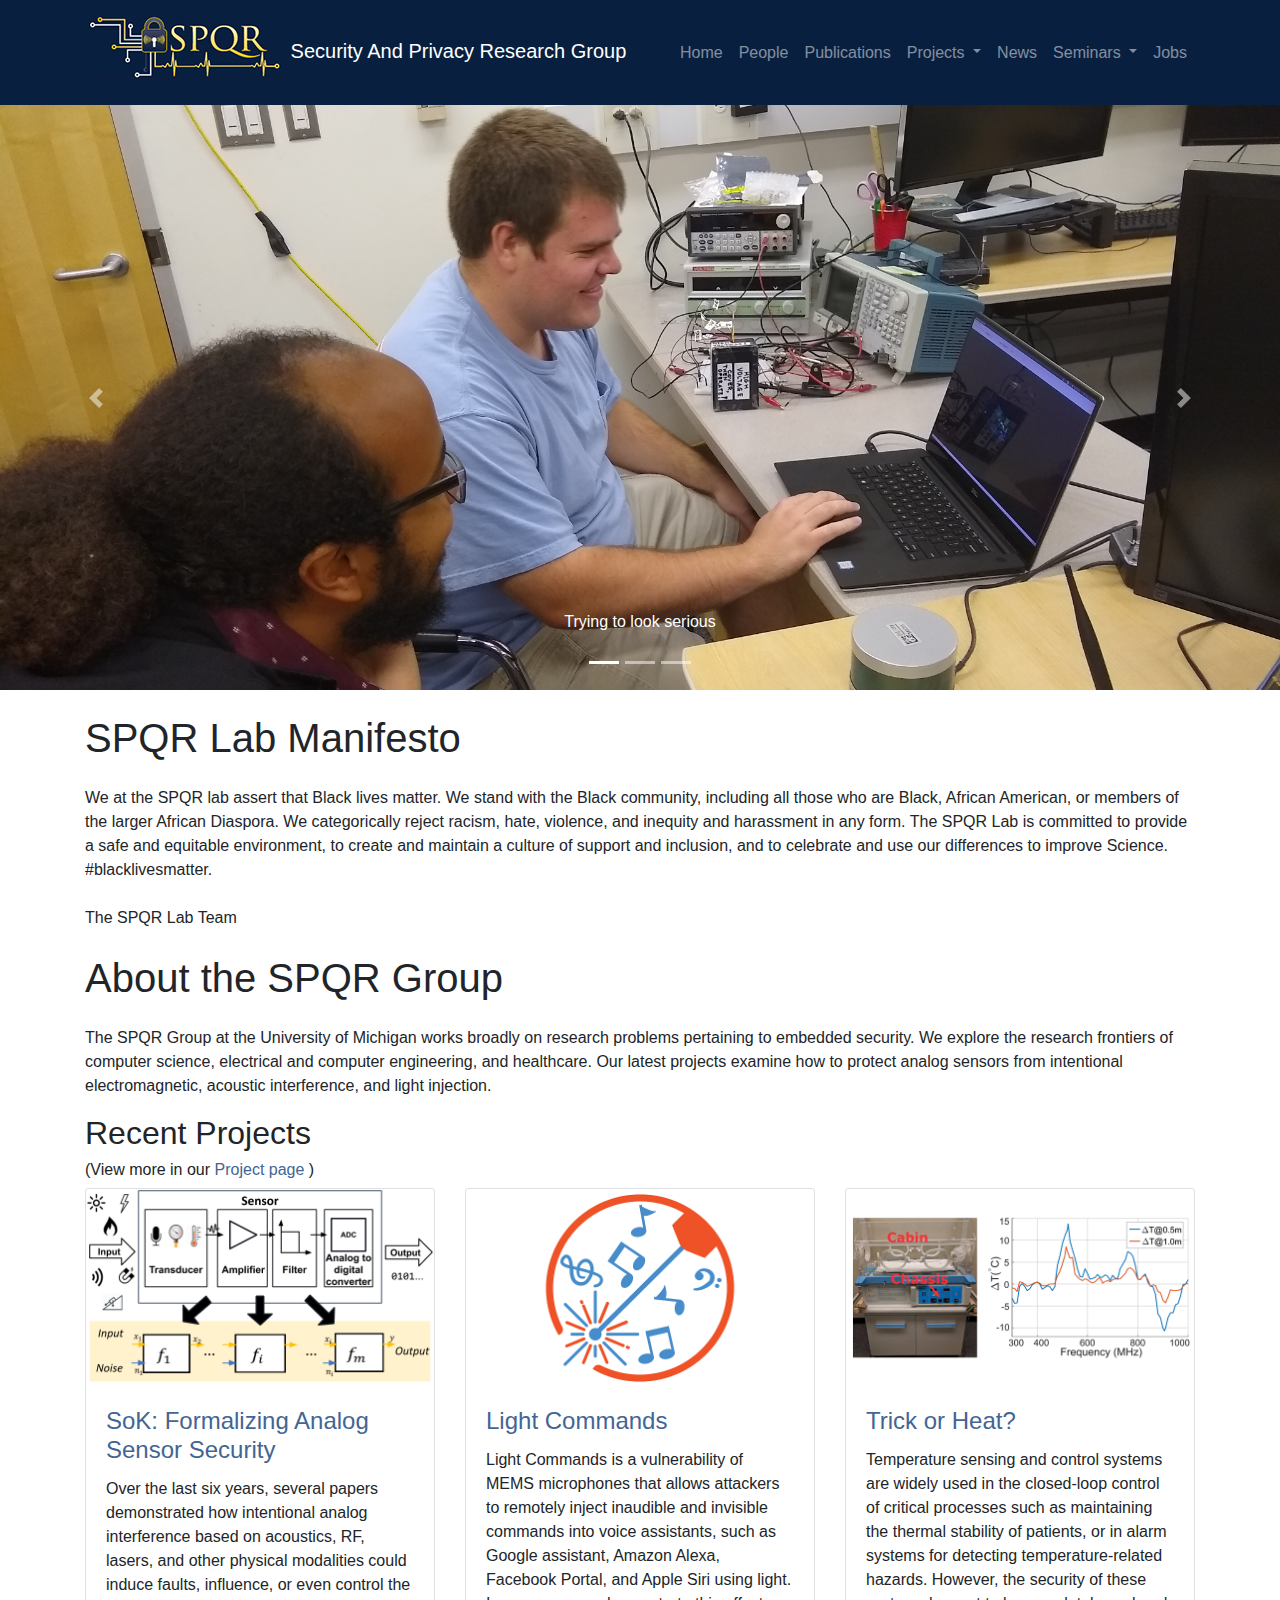
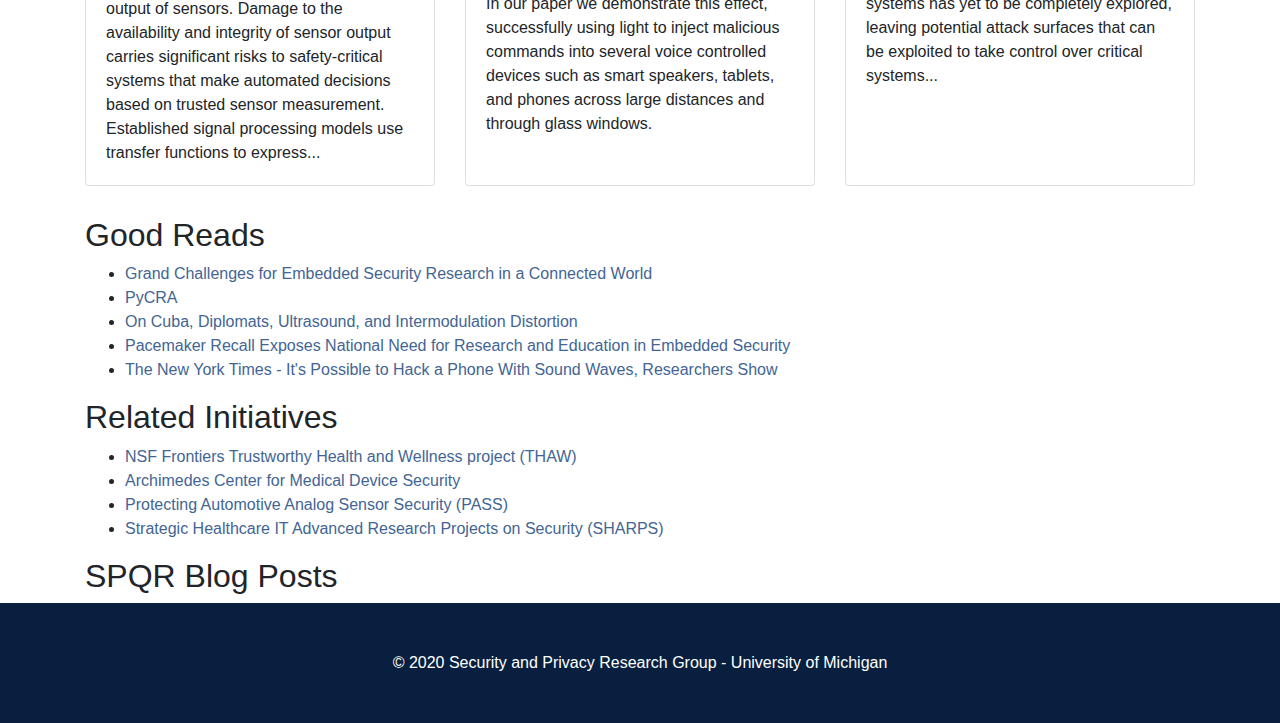
<file: index.html>
<!DOCTYPE html>
<html lang="en">

<head>

  <meta charset="utf-8">
  <meta name="viewport" content="width=device-width, initial-scale=1, shrink-to-fit=no">
  <meta name="description" content="">
  <meta name="author" content="">

  <title>SPQR - Security And Privacy Research Group</title>

  <!-- Bootstrap core CSS -->
  <link href="vendor/bootstrap/css/bootstrap.min.css" rel="stylesheet"> 

  <!-- Custom styles for this template -->
  <link href="css/modern-business.css" rel="stylesheet">
 

</head>

<body>

              <!-- Navigation -->
              <nav class="navbar fixed-top navbar-expand-lg navbar-dark bg-dark fixed-top">
                <div class="container">
                <a class="navbar-brand" href="index.html"> <img src="photos/logos/SPQR-logo.jpg" alt=""> Security And Privacy Research Group</a>
                <button class="navbar-toggler navbar-toggler-right" type="button" data-toggle="collapse" data-target="#navbarResponsive" aria-controls="navbarResponsive" aria-expanded="false" aria-label="Toggle navigation">
                <span class="navbar-toggler-icon"></span>
                </button>
                <div class="collapse navbar-collapse" id="navbarResponsive">
                <ul class="navbar-nav ml-auto">
                <li class="nav-item">
                <a class="nav-link" href="index.html">Home</a>
                </li>
                <li class="nav-item">
                <a class="nav-link" href="people.html">People</a>
                </li>
                <li class="nav-item">
                <a class="nav-link" href="publications.html">Publications</a>
                </li>
    
                <li class="nav-item dropdown">
                <a class="nav-link dropdown-toggle" href="#" id="navbarDropdownPortfolio" data-toggle="dropdown" aria-haspopup="true" aria-expanded="false">
                  Projects
                </a>
                <div class="dropdown-menu dropdown-menu-right" aria-labelledby="navbarDropdownPortfolio">
                  <a class="dropdown-item" href="project1.html">Security and Privacy for Healthcare and Medicine</a>
                  <a class="dropdown-item" href="project2.html">Autonomous Vehicles and Transportation</a>
                  <a class="dropdown-item" href="project3.html">Hardware Security</a>
                  <a class="dropdown-item" href="pastprojects.html">Past Projects</a>
            
                </div>
                </li>
               <li class="nav-item">
                <a class="nav-link" href="https://cse.engin.umich.edu/news/">News</a>
                </li>
    
                <li class="nav-item dropdown">
                    <a class="nav-link dropdown-toggle" href="#" id="navbarDropdownPortfolio" data-toggle="dropdown" aria-haspopup="true" aria-expanded="false">
                      Seminars
                    </a>
                    <div class="dropdown-menu dropdown-menu-right" aria-labelledby="navbarDropdownSeminars">
                        <a class="dropdown-item" href="https://cse.engin.umich.edu/events/">CSE Seminars</a>
                        <a class="dropdown-item" href="securityworkshop.html">Embedded Security Workshop</a>
                    </div>
                </li>
    
     
                <li class="nav-item">
                <a class="nav-link" href="jobs.html">Jobs</a>
                </li>
                <!--  <li class="nav-item dropdown">
                <a class="nav-link dropdown-toggle" href="#" id="navbarDropdownBlog" data-toggle="dropdown" aria-haspopup="true" aria-expanded="false">
                  Other Pages
                </a>
                <div class="dropdown-menu dropdown-menu-right" aria-labelledby="navbarDropdownBlog">
                  <a class="dropdown-item" href="full-width.html">Full Width Page</a>
                  <a class="dropdown-item" href="sidebar.html">Sidebar Page</a>
                  <a class="dropdown-item" href="faq.html">FAQ</a>
                  <a class="dropdown-item" href="404.html">404</a>
                  <a class="dropdown-item" href="pricing.html">Pricing Table</a>
                </div>
                </li> -->
                </ul>
                </div>
                </div>
                </nav>

  <header>
    <div id="carouselExampleIndicators" class="carousel slide" data-ride="carousel">
      <ol class="carousel-indicators">
        <li data-target="#carouselExampleIndicators" data-slide-to="0" class="active"></li>
        <li data-target="#carouselExampleIndicators" data-slide-to="1"></li>
        <li data-target="#carouselExampleIndicators" data-slide-to="2"></li>
      </ol>
      <div class="carousel-inner" role="listbox">
        <!-- Slide One - Set the background image for this slide in the line below -->
        <div class="carousel-item active" style="background-image: url('photos/misc/IMG_20180802_142213831.jpg')">
          <div class="carousel-caption d-none d-md-block">
            <h3></h3>
            <p>Trying to look serious</p>
          </div>
        </div>
        <!-- Slide Two - Set the background image for this slide in the line below -->
        <div class="carousel-item" style="background-image: url('photos/misc/Zoom.png')">
          <div class="carousel-caption d-none d-md-block">
            <h3></h3>
            <p>The new normal</p>
          </div>
        </div>
        <!-- Slide Three - Set the background image for this slide in the line below -->
        <div class="carousel-item" style="background-image: url('photos/misc/SPQR learning how to use a laser vibrometer.JPG')">
          <div class="carousel-caption d-none d-md-block">
            <h3></h3>
            <p>Learning how to use a laser vibrometer</p>
          </div>
        </div>
      </div>
      <a class="carousel-control-prev" href="#carouselExampleIndicators" role="button" data-slide="prev">
        <span class="carousel-control-prev-icon" aria-hidden="true"></span>
        <span class="sr-only">Previous</span>
      </a>
      <a class="carousel-control-next" href="#carouselExampleIndicators" role="button" data-slide="next">
        <span class="carousel-control-next-icon" aria-hidden="true"></span>
        <span class="sr-only">Next</span>
      </a>
    </div>
  </header>

  <!-- Page Content -->
  <div class="container">

	<h1 class="my-4">SPQR Lab Manifesto</h1>
<p class="card-text">We at the SPQR lab assert that Black lives matter. We stand with the Black community, including all those who are Black, African American, or members of the larger African Diaspora. We categorically reject racism, hate, violence, and inequity and harassment in any form. 
The SPQR Lab is committed to provide a safe and equitable environment, to create and maintain a culture of support and inclusion, and to celebrate and use our differences to improve Science. #blacklivesmatter. 
<br><br>
The SPQR Lab Team
</p>
    <h1 class="my-4">About the SPQR Group</h1>
<p class="card-text">The SPQR Group at the University of Michigan works broadly on research problems pertaining to embedded security. We explore the research frontiers of computer science, electrical and computer engineering, and healthcare. Our latest projects examine how to protect analog sensors from intentional electromagnetic, acoustic interference, and light injection. </p>

    <!-- Card Section 
    <div class="row">
      <div class="col-lg-4 mb-4">
        <div class="card h-100">
          <h4 class="card-header">Card Title</h4>
          <div class="card-body">
            <p class="card-text">Lorem ipsum dolor sit amet, consectetur adipisicing elit. Sapiente esse necessitatibus neque.</p>
          </div>
          <div class="card-footer">
            <a href="#" class="btn btn-primary">Learn More</a>
          </div>
        </div>
      </div>
      <div class="col-lg-4 mb-4">
        <div class="card h-100">
          <h4 class="card-header">Card Title</h4>
          <div class="card-body">
            <p class="card-text">Lorem ipsum dolor sit amet, consectetur adipisicing elit. Reiciendis ipsam eos, nam perspiciatis natus commodi similique totam consectetur praesentium molestiae atque exercitationem ut consequuntur, sed eveniet, magni nostrum sint fuga.</p>
          </div>
          <div class="card-footer">
            <a href="#" class="btn btn-primary">Learn More</a>
          </div>
        </div>
      </div>
      <div class="col-lg-4 mb-4">
        <div class="card h-100">
          <h4 class="card-header">Card Title</h4>
          <div class="card-body">
            <p class="card-text">Lorem ipsum dolor sit amet, consectetur adipisicing elit. Sapiente esse necessitatibus neque.</p>
          </div>
          <div class="card-footer">
            <a href="#" class="btn btn-primary">Learn More</a>
          </div>
        </div>
      </div>
    </div> -->
    <!-- /.row -->

    <!-- Portfolio Section -->
    <h2>Recent Projects</h2>
	  <h6>(View more in our <a href="projects.html">Project page </a>)</h6>

    <div class="row">
      <div class="col-lg-4 col-sm-6 portfolio-item">
        <div class="card h-100">
          <img class="card-img-top" src="photos/logos/sok-fig.png" alt="">
          <div class="card-body">
            <h4 class="card-title">
              <a href="publications/oakland2020-SoK.pdf">SoK: Formalizing Analog Sensor Security</a>
            </h4>
            <p class="card-text">Over the last six years, several papers demonstrated
how intentional analog interference based on acoustics, RF, lasers,
and other physical modalities could induce faults, influence, or
even control the output of sensors. Damage to the availability and
integrity of sensor output carries significant risks to safety-critical
systems that make automated decisions based on trusted sensor
measurement. Established signal processing models use transfer
functions to express...</p>
          </div>
        </div>
      </div>
      <div class="col-lg-4 col-sm-6 portfolio-item">
        <div class="card h-100">
          <img class="card-img-top" src="photos/logos/lightcommands_700x400.png" alt="">
          <div class="card-body">
            <h4 class="card-title">
              <a href="https://lightcommands.com/">Light Commands</a>
            </h4>
	    <p class="card-text">Light Commands is a vulnerability of MEMS microphones that allows attackers to remotely inject inaudible and invisible commands into voice assistants, such as Google assistant, Amazon Alexa, Facebook Portal, and Apple Siri using light.

In our paper we demonstrate this effect, successfully using light to inject malicious commands into several voice controlled devices such as smart speakers, tablets, and phones across large distances and through glass windows.</p>
          </div>
        </div>
      </div>
      <div class="col-lg-4 col-sm-6 portfolio-item">
        <div class="card h-100">
          <img class="card-img-top" src="photos/logos/heat_700x400.png" alt="">
          <div class="card-body">
            <h4 class="card-title">
              <a href="https://arxiv.org/pdf/1904.07110.pdf">Trick or Heat?</a>
            </h4>
            <p class="card-text">Temperature sensing and control systems are widely used in the
closed-loop control of critical processes such as maintaining the
thermal stability of patients, or in alarm systems for detecting
temperature-related hazards. However, the security of these systems has yet to be completely explored, leaving potential attack
surfaces that can be exploited to take control over critical systems...</p>
          </div>
        </div>
      </div>
    </div>
    <!-- /.row -->
 

    <!-- Features Section -->

        <h2>Good Reads</h2>
        <ul>
          <li><a href="https://cra.org/ccc/wp-content/uploads/sites/2/2020/05/CCC_Embedded_Security_Report_final.pdf">Grand Challenges for Embedded Security Research in a Connected World</a></li>
         <li><a href="https://dl.acm.org/doi/10.1145/2810103.2813679">PyCRA</a></li>
          <li><a href="publications/OnCubaDiplomatsUltrasoundandIntermodulationDistortion.pdf" target="_blank">On Cuba, Diplomats, Ultrasound, and Intermodulation Distortion</a></li>
	  <li><a href="https://www.cccblog.org/2017/09/08/pacemaker-recall-exposes-national-need-for-research-and-education-in-embedded-security/">Pacemaker Recall Exposes National Need for Research and Education in Embedded Security</a></li>
          <li><a href="https://www.nytimes.com/2017/03/14/technology/phone-hacking-sound-waves.html">The New York Times - It's Possible to Hack a Phone With Sound Waves, Researchers Show</a></li>
        </ul>
        

        <h2>Related Initiatives</h2>
        <ul>
          <li>
            <a href="https://thaw.org/">NSF Frontiers Trustworthy Health and Wellness project (THAW)</a>
          </li>
          <li><a href="https://www.secure-medicine.org/">Archimedes Center for Medical Device Security</a></li>
          <li><a href="https://mcity.umich.edu/research/protecting-automotive-analog-sensor-security/#">Protecting Automotive Analog Sensor Security (PASS)</a></li>
          <li><a href="http://sharps.org/">Strategic Healthcare IT Advanced Research Projects on Security (SHARPS)</a></li>
 
        </ul>


        <h2>SPQR Blog Posts</h2>
    <!-- start feedwind code --> <script type="text/javascript" src="https://feed.mikle.com/js/fw-loader.js" preloader-text="Loading" data-fw-param="129665/"></script> <!-- end feedwind code -->
	  
  </div>
  <!-- /.container -->

  <!-- Footer -->
  <footer class="py-5 bg-dark">
    <div class="container">
      <p class="m-0 text-center text-white">&copy; 2020 Security and Privacy Research Group - University of Michigan</p>
  </div>
  <!-- /.container -->
  </footer>

  <!-- Bootstrap core JavaScript -->
  <script src="vendor/jquery/jquery.min.js"></script>
  <script src="vendor/bootstrap/js/bootstrap.bundle.min.js"></script>

</body>

</html>
</file>
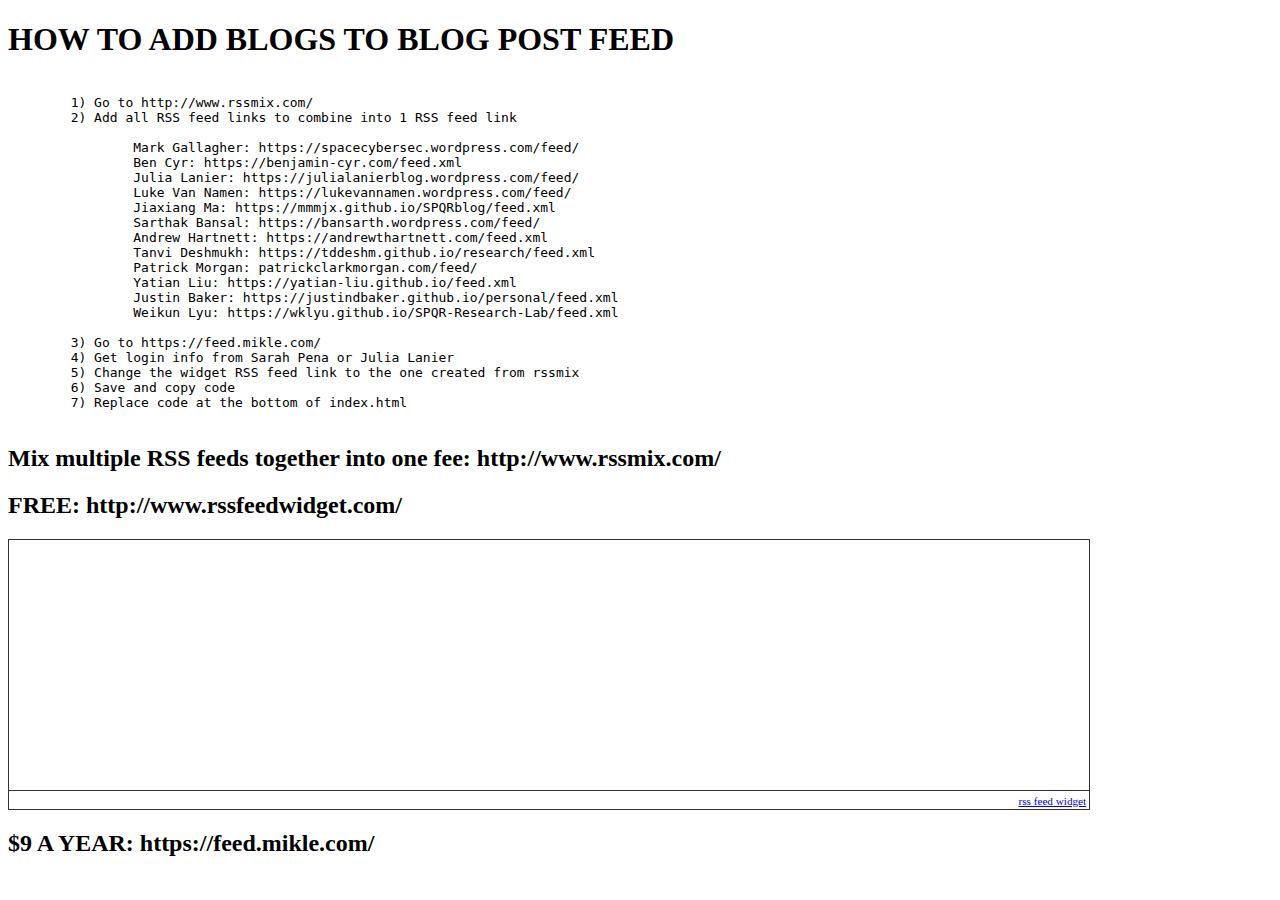
<file: blogs.html>
<!DOCTYPE html>
<html>
<body>
	<h1>HOW TO ADD BLOGS TO BLOG POST FEED</h1>
	<pre>	
	1) Go to http://www.rssmix.com/
	2) Add all RSS feed links to combine into 1 RSS feed link

		Mark Gallagher: https://spacecybersec.wordpress.com/feed/
		Ben Cyr: https://benjamin-cyr.com/feed.xml
		Julia Lanier: https://julialanierblog.wordpress.com/feed/
		Luke Van Namen: https://lukevannamen.wordpress.com/feed/
		Jiaxiang Ma: https://mmmjx.github.io/SPQRblog/feed.xml
		Sarthak Bansal: https://bansarth.wordpress.com/feed/
		Andrew Hartnett: https://andrewthartnett.com/feed.xml
		Tanvi Deshmukh: https://tddeshm.github.io/research/feed.xml
		Patrick Morgan: patrickclarkmorgan.com/feed/ 		
		Yatian Liu: https://yatian-liu.github.io/feed.xml
		Justin Baker: https://justindbaker.github.io/personal/feed.xml
		Weikun Lyu: https://wklyu.github.io/SPQR-Research-Lab/feed.xml

	3) Go to https://feed.mikle.com/
	4) Get login info from Sarah Pena or Julia Lanier
	5) Change the widget RSS feed link to the one created from rssmix
	6) Save and copy code
	7) Replace code at the bottom of index.html
	</pre>
<h2>Mix multiple RSS feeds together into one fee: http://www.rssmix.com/</h2>

<h2>FREE: http://www.rssfeedwidget.com/</h2>
<div id="widgetmain" style="text-align:left;overflow-y:auto;overflow-x:hidden;width:1080px;background-color:#transparent; border:1px solid #333333;"><div id="rsswidget" style="height:250px;"><iframe src="http://us1.rssfeedwidget.com/getrss.php?time=1589393557656&amp;x=http%3A%2F%2Fwww.rssmix.com%2Fu%2F11609959%2Frss.xml&amp;w=1080&amp;h=250&amp;bc=333333&amp;bw=1&amp;bgc=transparent&amp;m=20&amp;it=false&amp;t=(default)&amp;tc=333333&amp;ts=15&amp;tb=transparent&amp;il=true&amp;lc=0000FF&amp;ls=14&amp;lb=false&amp;id=true&amp;dc=333333&amp;ds=14&amp;idt=false&amp;dtc=284F2D&amp;dts=12" border="0" hspace="0" vspace="0" frameborder="no" marginwidth="0" marginheight="0" style="border:0; padding:0; margin:0; width:1080px; height:250px;" id="rssOutput">Reading RSS Feed ...</iframe></div><div style="text-align:right;margin-bottom:0;border-top:1px solid #333333;" id="widgetbottom"><span style="font-size:70%"><a href="http://www.rssfeedwidget.com">rss feed widget</a>&nbsp;</span><br></div></div>


<h2>$9 A YEAR: https://feed.mikle.com/</h2>
<!-- start feedwind code --> <script type="text/javascript" src="https://feed.mikle.com/js/fw-loader.js" preloader-text="Loading" data-fw-param="129665/"></script> <!-- end feedwind code -->
</file>
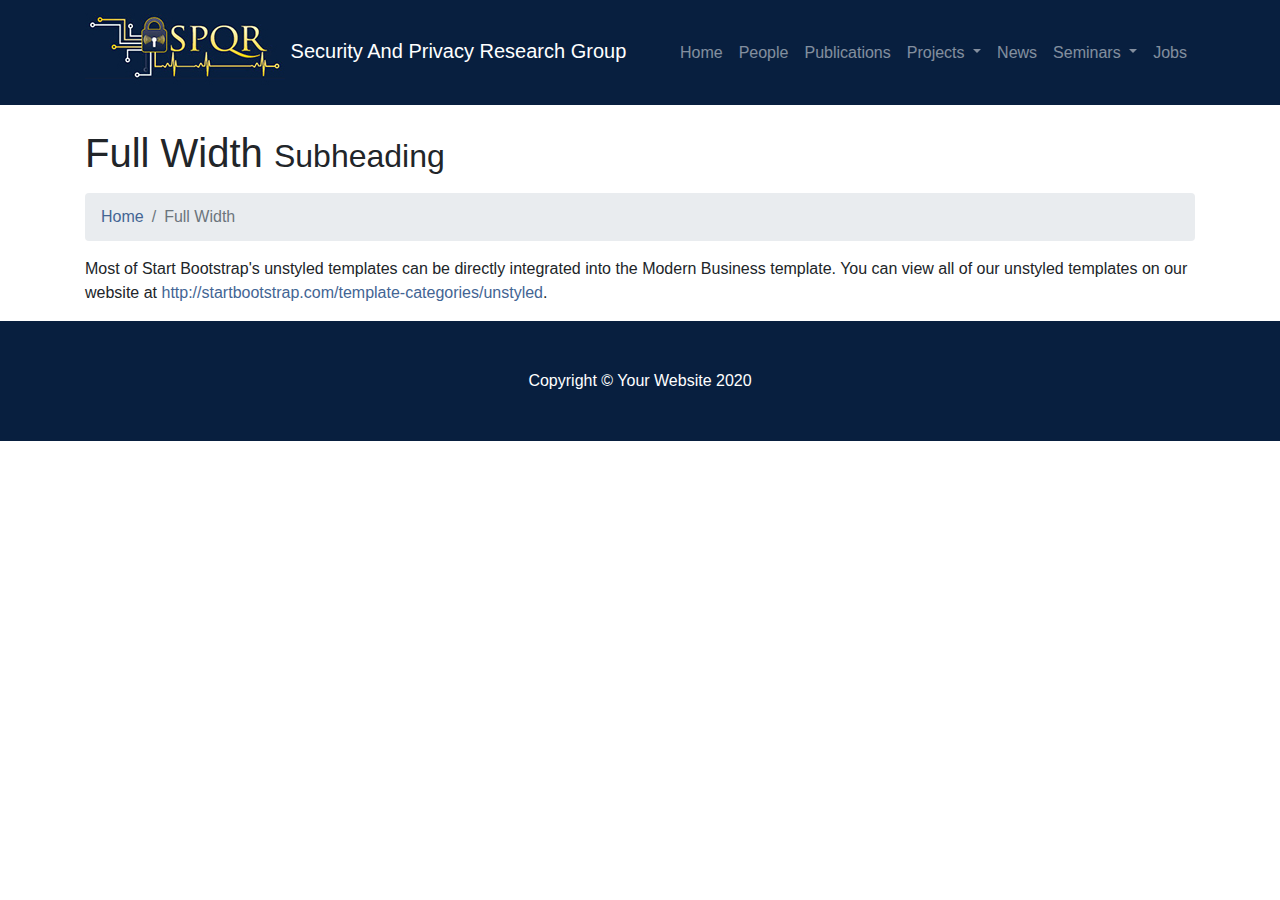
<file: full-width.html>
<!DOCTYPE html>
<html lang="en">

<head>

  <meta charset="utf-8">
  <meta name="viewport" content="width=device-width, initial-scale=1, shrink-to-fit=no">
  <meta name="description" content="">
  <meta name="author" content="">

  <title>Modern Business - Start Bootstrap Template</title>

  <!-- Bootstrap core CSS -->
  <link href="vendor/bootstrap/css/bootstrap.min.css" rel="stylesheet">

  <!-- Custom styles for this template -->
  <link href="css/modern-business.css" rel="stylesheet">

</head>

<body>

              <!-- Navigation -->
              <nav class="navbar fixed-top navbar-expand-lg navbar-dark bg-dark fixed-top">
                <div class="container">
                <a class="navbar-brand" href="index.html"> <img src="photos/logos/SPQR-logo.jpg" alt=""> Security And Privacy Research Group</a>
                <button class="navbar-toggler navbar-toggler-right" type="button" data-toggle="collapse" data-target="#navbarResponsive" aria-controls="navbarResponsive" aria-expanded="false" aria-label="Toggle navigation">
                <span class="navbar-toggler-icon"></span>
                </button>
                <div class="collapse navbar-collapse" id="navbarResponsive">
                <ul class="navbar-nav ml-auto">
                <li class="nav-item">
                <a class="nav-link" href="index.html">Home</a>
                </li>
                <li class="nav-item">
                <a class="nav-link" href="people.html">People</a>
                </li>
                <li class="nav-item">
                <a class="nav-link" href="publications.html">Publications</a>
                </li>
    
                <li class="nav-item dropdown">
                <a class="nav-link dropdown-toggle" href="#" id="navbarDropdownPortfolio" data-toggle="dropdown" aria-haspopup="true" aria-expanded="false">
                  Projects
                </a>
                <div class="dropdown-menu dropdown-menu-right" aria-labelledby="navbarDropdownPortfolio">
                  <a class="dropdown-item" href="project1.html">Security and Privacy for Healthcare and Medicine</a>
                  <a class="dropdown-item" href="project2.html">Autonomous Vehicles and Transportation</a>
                  <a class="dropdown-item" href="project3.html">Hardware Security</a>
                  <a class="dropdown-item" href="pastprojects.html">Past Projects</a>
            
                </div>
                </li>
               <li class="nav-item">
                <a class="nav-link" href="https://cse.engin.umich.edu/news/">News</a>
                </li>
    
                <li class="nav-item dropdown">
                    <a class="nav-link dropdown-toggle" href="#" id="navbarDropdownPortfolio" data-toggle="dropdown" aria-haspopup="true" aria-expanded="false">
                      Seminars
                    </a>
                    <div class="dropdown-menu dropdown-menu-right" aria-labelledby="navbarDropdownSeminars">
                        <a class="dropdown-item" href="https://cse.engin.umich.edu/events/">CSE Seminars</a>
                        <a class="dropdown-item" href="securityworkshop.html">Embedded Security Workshop</a>
                    </div>
                </li>
    
     
                <li class="nav-item">
                <a class="nav-link" href="jobs.html">Jobs</a>
                </li>
                <!--  <li class="nav-item dropdown">
                <a class="nav-link dropdown-toggle" href="#" id="navbarDropdownBlog" data-toggle="dropdown" aria-haspopup="true" aria-expanded="false">
                  Other Pages
                </a>
                <div class="dropdown-menu dropdown-menu-right" aria-labelledby="navbarDropdownBlog">
                  <a class="dropdown-item" href="full-width.html">Full Width Page</a>
                  <a class="dropdown-item" href="sidebar.html">Sidebar Page</a>
                  <a class="dropdown-item" href="faq.html">FAQ</a>
                  <a class="dropdown-item" href="404.html">404</a>
                  <a class="dropdown-item" href="pricing.html">Pricing Table</a>
                </div>
                </li> -->
                </ul>
                </div>
                </div>
                </nav>

  <!-- Page Content -->
  <div class="container">

    <!-- Page Heading/Breadcrumbs -->
    <h1 class="mt-4 mb-3">Full Width
      <small>Subheading</small>
    </h1>

    <ol class="breadcrumb">
      <li class="breadcrumb-item">
        <a href="index.html">Home</a>
      </li>
      <li class="breadcrumb-item active">Full Width</li>
    </ol>

    <p>Most of Start Bootstrap's unstyled templates can be directly integrated into the Modern Business template. You can view all of our unstyled templates on our website at
      <a href="http://startbootstrap.com/template-categories/unstyled">http://startbootstrap.com/template-categories/unstyled</a>.</p>

  </div>
  <!-- /.container -->

  <!-- Footer -->
  <footer class="py-5 bg-dark">
    <div class="container">
      <p class="m-0 text-center text-white">Copyright &copy; Your Website 2020</p>
    </div>
    <!-- /.container -->
  </footer>

  <!-- Bootstrap core JavaScript -->
  <script src="vendor/jquery/jquery.min.js"></script>
  <script src="vendor/bootstrap/js/bootstrap.bundle.min.js"></script>

</body>

</html>
</file>
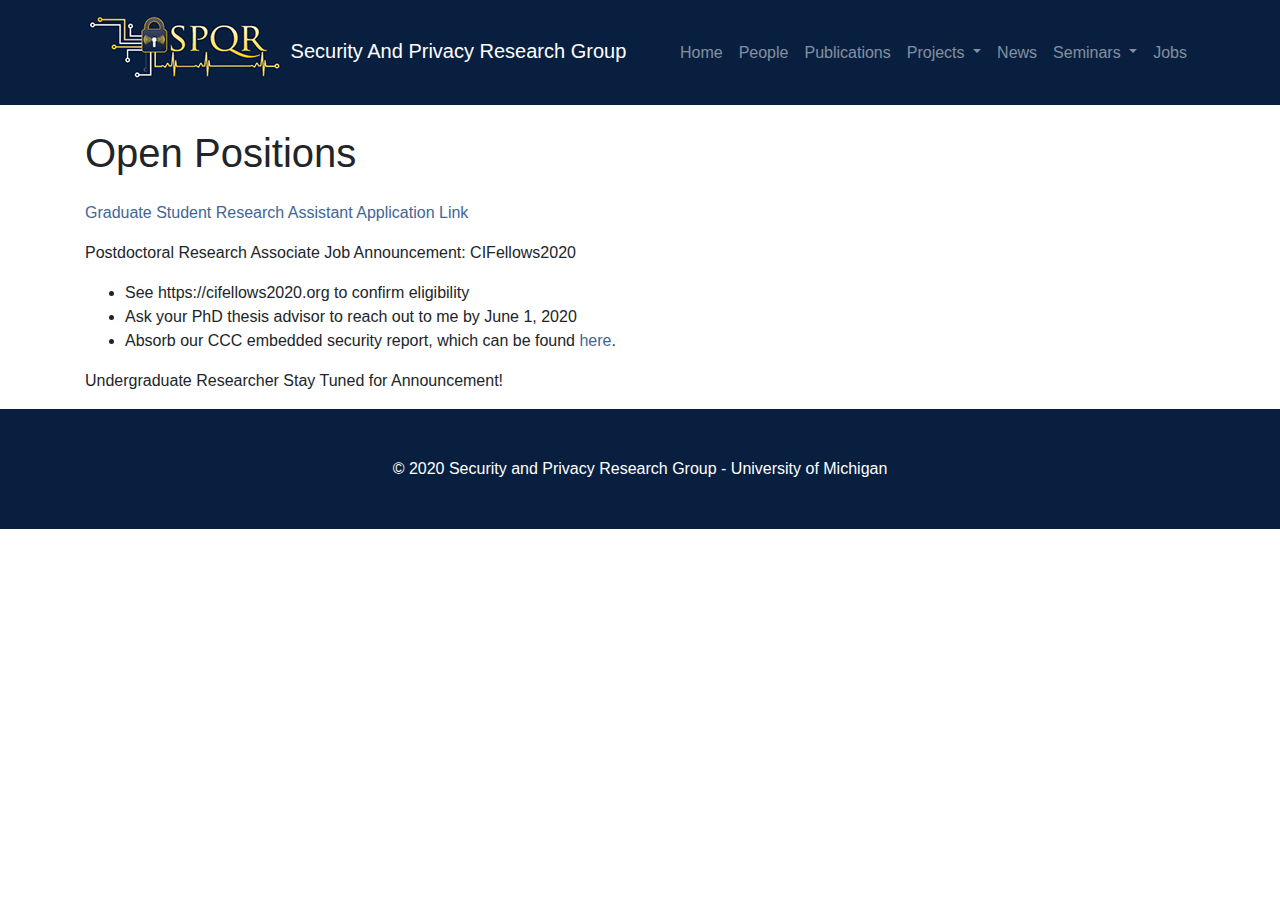
<file: jobs.html>
<!DOCTYPE html>
<html lang="en">

<head>

  <meta charset="utf-8">
  <meta name="viewport" content="width=device-width, initial-scale=1, shrink-to-fit=no">
  <meta name="description" content="">
  <meta name="author" content="">

  <title>Jobs</title>

  <!-- Bootstrap core CSS -->
  <link href="vendor/bootstrap/css/bootstrap.min.css" rel="stylesheet">

  <!-- Custom styles for this template -->
  <link href="css/modern-business.css" rel="stylesheet">

</head>

<body>

            <!-- Navigation -->
            <nav class="navbar fixed-top navbar-expand-lg navbar-dark bg-dark fixed-top">
              <div class="container">
              <a class="navbar-brand" href="index.html"> <img src="photos/logos/SPQR-logo.jpg" alt=""> Security And Privacy Research Group</a>
              <button class="navbar-toggler navbar-toggler-right" type="button" data-toggle="collapse" data-target="#navbarResponsive" aria-controls="navbarResponsive" aria-expanded="false" aria-label="Toggle navigation">
              <span class="navbar-toggler-icon"></span>
              </button>
              <div class="collapse navbar-collapse" id="navbarResponsive">
              <ul class="navbar-nav ml-auto">
              <li class="nav-item">
              <a class="nav-link" href="index.html">Home</a>
              </li>
              <li class="nav-item">
              <a class="nav-link" href="people.html">People</a>
              </li>
              <li class="nav-item">
              <a class="nav-link" href="publications.html">Publications</a>
              </li>
  
              <li class="nav-item dropdown">
              <a class="nav-link dropdown-toggle" href="#" id="navbarDropdownPortfolio" data-toggle="dropdown" aria-haspopup="true" aria-expanded="false">
                Projects
              </a>
              <div class="dropdown-menu dropdown-menu-right" aria-labelledby="navbarDropdownPortfolio">
                <a class="dropdown-item" href="project1.html">Security and Privacy for Healthcare and Medicine</a>
                <a class="dropdown-item" href="project2.html">Autonomous Vehicles and Transportation</a>
                <a class="dropdown-item" href="project3.html">Hardware Security</a>
                <a class="dropdown-item" href="pastprojects.html">Past Projects</a>
          
              </div>
              </li>
             <li class="nav-item">
              <a class="nav-link" href="https://cse.engin.umich.edu/news/">News</a>
              </li>
  
              <li class="nav-item dropdown">
                  <a class="nav-link dropdown-toggle" href="#" id="navbarDropdownPortfolio" data-toggle="dropdown" aria-haspopup="true" aria-expanded="false">
                    Seminars
                  </a>
                  <div class="dropdown-menu dropdown-menu-right" aria-labelledby="navbarDropdownSeminars">
                      <a class="dropdown-item" href="https://cse.engin.umich.edu/events/">CSE Seminars</a>
                      <a class="dropdown-item" href="securityworkshop.html">Embedded Security Workshop</a>
                  </div>
              </li>
  
   
              <li class="nav-item">
              <a class="nav-link" href="jobs.html">Jobs</a>
              </li>
              <!--  <li class="nav-item dropdown">
              <a class="nav-link dropdown-toggle" href="#" id="navbarDropdownBlog" data-toggle="dropdown" aria-haspopup="true" aria-expanded="false">
                Other Pages
              </a>
              <div class="dropdown-menu dropdown-menu-right" aria-labelledby="navbarDropdownBlog">
                <a class="dropdown-item" href="full-width.html">Full Width Page</a>
                <a class="dropdown-item" href="sidebar.html">Sidebar Page</a>
                <a class="dropdown-item" href="faq.html">FAQ</a>
                <a class="dropdown-item" href="404.html">404</a>
                <a class="dropdown-item" href="pricing.html">Pricing Table</a>
              </div>
              </li> -->
              </ul>
              </div>
              </div>
              </nav>

  <!-- Page Content -->
  <div class="container">

<h1 class="my-4">Open Positions</h1>

<p><a href="https://cse.engin.umich.edu/academics/graduate/admissions/">Graduate Student Research Assistant Application Link</a></p>
    <p>Postdoctoral Research Associate Job Announcement: CIFellows2020
<ul>
	<li>See https://cifellows2020.org to confirm eligibility</li>
	<li>Ask your PhD thesis advisor to reach out to me by June 1, 2020</li>
	<li>Absorb our CCC embedded security report, which can be found <a href="https://cra.org/ccc/wp-content/uploads/sites/2/2020/05/CCC_Embedded_Security_Report_final.pdf" target="_blank">here</a>.</li>
</ul>
   <p>Undergraduate Researcher Stay Tuned for Announcement! </p>



  </div>
  <!-- /.container -->

	   <!-- Footer -->
  <footer class="py-5 bg-dark">
    <div class="container">
      <p class="m-0 text-center text-white">&copy; 2020 Security and Privacy Research Group - University of Michigan</p>
  </div>
  <!-- /.container -->
  </footer>

  <!-- Bootstrap core JavaScript -->
  <script src="vendor/jquery/jquery.min.js"></script>
  <script src="vendor/bootstrap/js/bootstrap.bundle.min.js"></script>


</body>

</html>
</file>
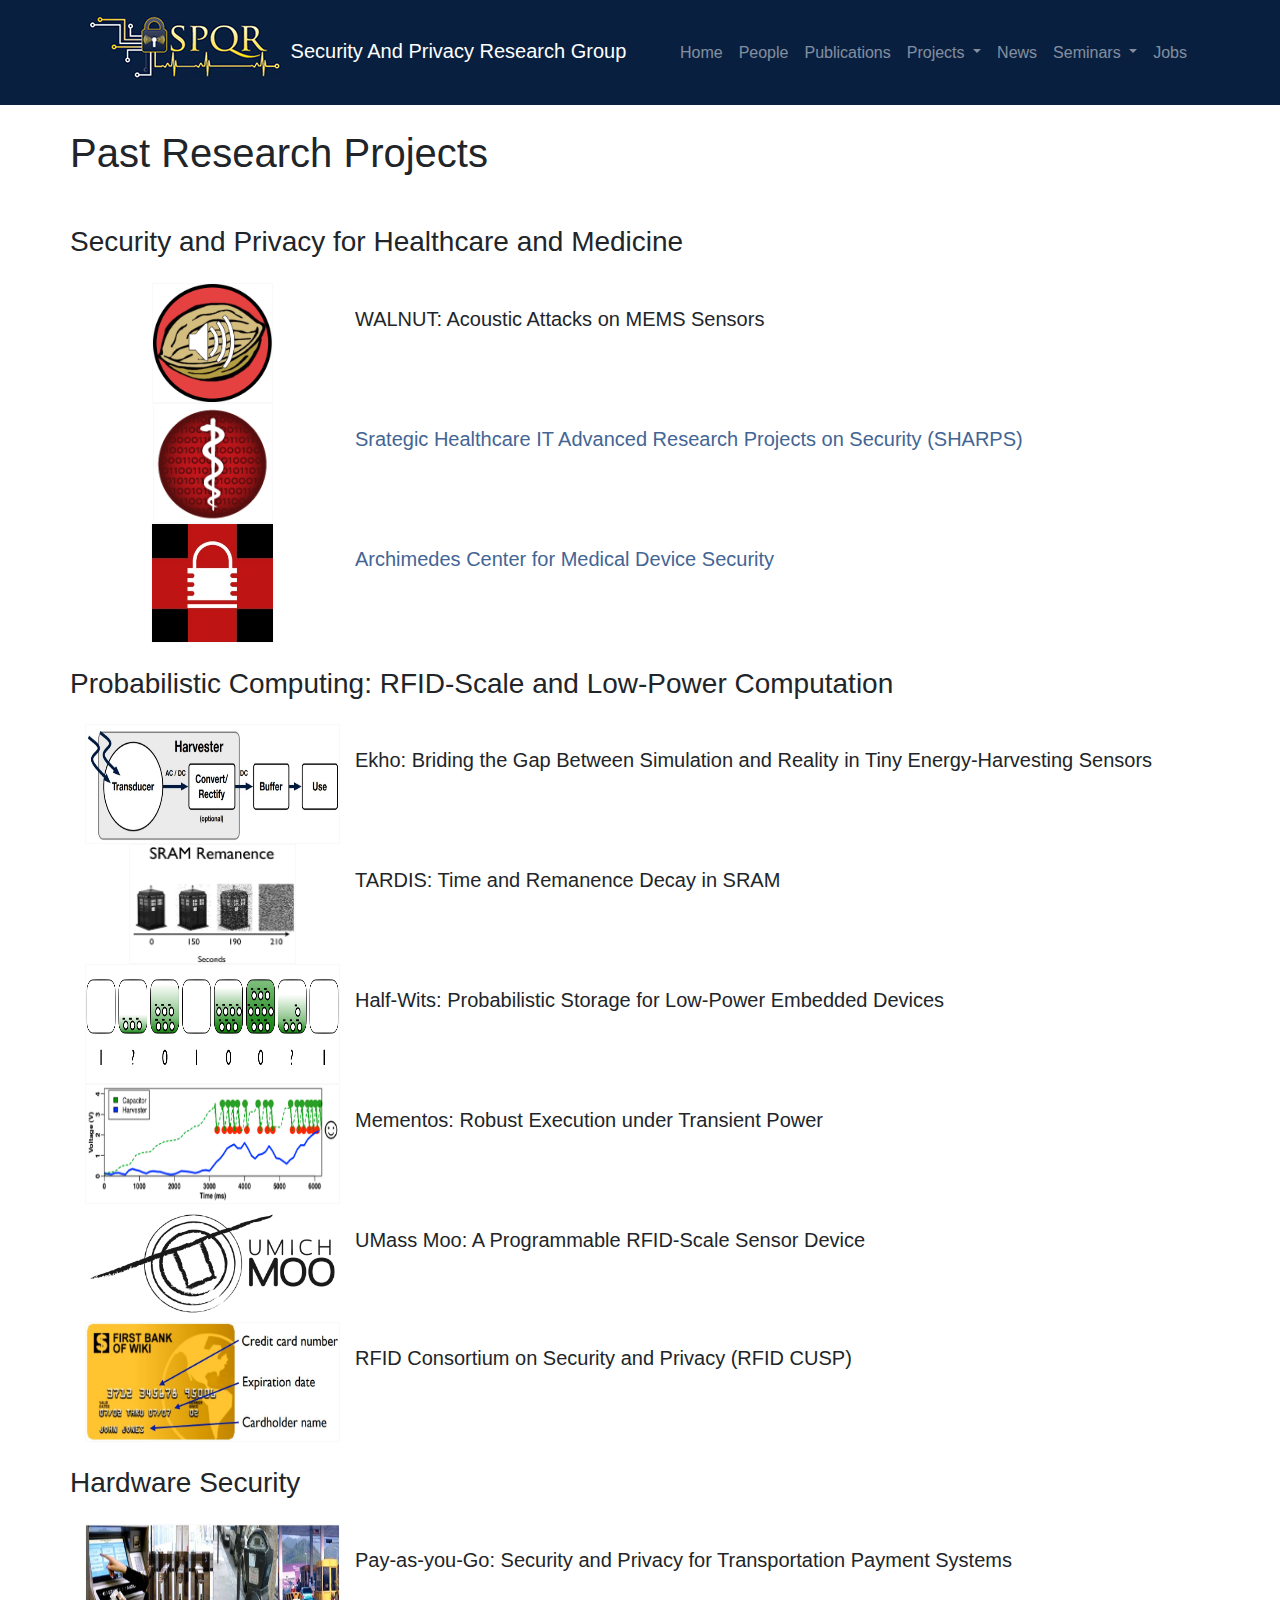
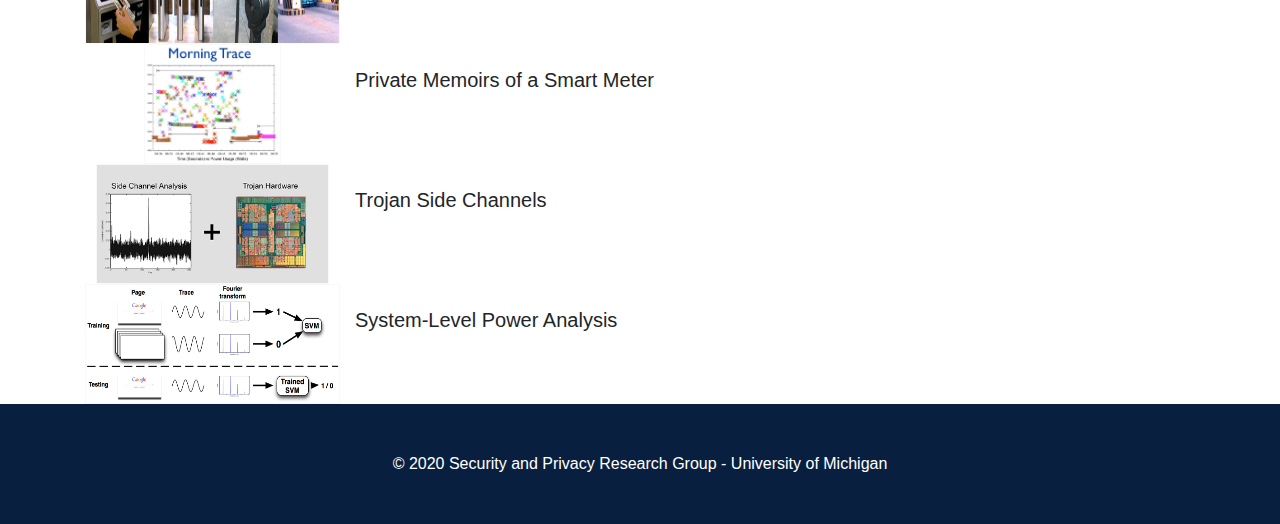
<file: pastprojects.html>
<!DOCTYPE html>
<html lang="en">

<head>

<meta charset="utf-8">
<meta name="viewport" content="width=device-width, initial-scale=1, shrink-to-fit=no">
<meta name="description" content="">
<meta name="author" content="">

<title>Security and Privacy for Healthcare and Medicine</title>

<!-- Bootstrap core CSS -->
<link href="vendor/bootstrap/css/bootstrap.min.css" rel="stylesheet">

<!-- Custom styles for this template -->
<link href="css/modern-business.css" rel="stylesheet">

</head>

<body>

            <!-- Navigation -->
            <nav class="navbar fixed-top navbar-expand-lg navbar-dark bg-dark fixed-top">
                <div class="container">
                <a class="navbar-brand" href="index.html"> <img src="photos/logos/SPQR-logo.jpg" alt=""> Security And Privacy Research Group</a>
                <button class="navbar-toggler navbar-toggler-right" type="button" data-toggle="collapse" data-target="#navbarResponsive" aria-controls="navbarResponsive" aria-expanded="false" aria-label="Toggle navigation">
                <span class="navbar-toggler-icon"></span>
                </button>
                <div class="collapse navbar-collapse" id="navbarResponsive">
                <ul class="navbar-nav ml-auto">
                <li class="nav-item">
                <a class="nav-link" href="index.html">Home</a>
                </li>
                <li class="nav-item">
                <a class="nav-link" href="people.html">People</a>
                </li>
                <li class="nav-item">
                <a class="nav-link" href="publications.html">Publications</a>
                </li>
    
                <li class="nav-item dropdown">
                <a class="nav-link dropdown-toggle" href="#" id="navbarDropdownPortfolio" data-toggle="dropdown" aria-haspopup="true" aria-expanded="false">
                  Projects
                </a>
                <div class="dropdown-menu dropdown-menu-right" aria-labelledby="navbarDropdownPortfolio">
                  <a class="dropdown-item" href="project1.html">Security and Privacy for Healthcare and Medicine</a>
                  <a class="dropdown-item" href="project2.html">Autonomous Vehicles and Transportation</a>
                  <a class="dropdown-item" href="project3.html">Hardware Security</a>
                  <a class="dropdown-item" href="pastprojects.html">Past Projects</a>
            
                </div>
                </li>
                 <li class="nav-item">
                <a class="nav-link" href="https://cse.engin.umich.edu/news/">News</a>
                </li>
    
                <li class="nav-item dropdown">
                    <a class="nav-link dropdown-toggle" href="#" id="navbarDropdownPortfolio" data-toggle="dropdown" aria-haspopup="true" aria-expanded="false">
                      Seminars
                    </a>
                    <div class="dropdown-menu dropdown-menu-right" aria-labelledby="navbarDropdownSeminars">
                        <a class="dropdown-item" href="https://cse.engin.umich.edu/events/">CSE Seminars</a>
                        <a class="dropdown-item" href="securityworkshop.html">Embedded Security Workshop</a>
                    </div>
                </li>
    
     
                <li class="nav-item">
                <a class="nav-link" href="jobs.html">Jobs</a>
                </li>
                <!--  <li class="nav-item dropdown">
                <a class="nav-link dropdown-toggle" href="#" id="navbarDropdownBlog" data-toggle="dropdown" aria-haspopup="true" aria-expanded="false">
                  Other Pages
                </a>
                <div class="dropdown-menu dropdown-menu-right" aria-labelledby="navbarDropdownBlog">
                  <a class="dropdown-item" href="full-width.html">Full Width Page</a>
                  <a class="dropdown-item" href="sidebar.html">Sidebar Page</a>
                  <a class="dropdown-item" href="faq.html">FAQ</a>
                  <a class="dropdown-item" href="404.html">404</a>
                  <a class="dropdown-item" href="pricing.html">Pricing Table</a>
                </div>
                </li> -->
                </ul>
                </div>
                </div>
                </nav>

<!-- Page Content -->
<div class="container">
<div class="row"><h1 class="my-4">Past Research Projects</h1></div>
<div class="row"><h3 class="my-4">Security and Privacy for Healthcare and Medicine</h3></div>

<!-- Project One -->
<div class="row">
<div class="col-3">
<img class="mx-auto d-block img-fluid border border-light mb-3 mb-md-0" style="height: 120px" src="photos/pastprojects/walnut.png" alt="">
</div>
<div class="col-9">
<div class="row"><h5 class="my-4"><a>WALNUT: Acoustic Attacks on MEMS Sensors</a></h5></div>
</div>
</div>
<!-- /.row -->

<!-- Project Two -->
<div class="row">
<div class="col-3">
<img class="mx-auto d-block img-fluid border border-light mb-3 mb-md-0" style="height: 120px" src="photos/pastprojects/sharps.png" alt="">
</div>
<div class="col-9">
<div class="row"><h5 class="my-4"><a href="http://sharps.org/">Srategic Healthcare IT Advanced Research Projects on Security (SHARPS)</a></h5></div>
</div>
</div>

<!-- Project Three -->
<div class="row">
<div class="col-3">
<img class="mx-auto d-block img-fluid border border-light" style="height: 120px" src="photos/pastprojects/archimedes.jpg" alt="">
</div>
<div class="col-9">
<div class="row"><h5 class="my-4"><a href="http://secure-medicine.org/">Archimedes Center for Medical Device Security</a></h5></div>
</div>
</div>

<div class="row"><h3 class="my-4">Probabilistic Computing: RFID-Scale and Low-Power Computation</h3></div>

<!-- Project One -->
<div class="row">
<div class="col-3">
<img class="mx-auto d-block img-fluid border border-light" style="height: 120px" src="photos/pastprojects/ekho.JPG" alt="">
</div>
<div class="col-9">
<div class="row"><h5 class="my-4"><a>Ekho: Briding the Gap Between Simulation and Reality in Tiny Energy-Harvesting Sensors</a></h5></div>
</div>
</div>

<!-- Project Two -->
<div class="row">
<div class="col-3">
<img class="mx-auto d-block img-fluid border border-light mb-3 mb-md-0" style="height: 120px" src="photos/pastprojects/tardis.JPG" alt="">
</div>
<div class="col-9">
<div class="row"><h5 class="my-4"><a>TARDIS: Time and Remanence Decay in SRAM</a></h5></div>
</div>
</div>

<!-- Project Three -->
<div class="row">
<div class="col-3">
<img class="mx-auto d-block img-fluid border border-light mb-3 mb-md-0" style="height: 120px" src="photos/pastprojects/halfwits.png" alt="">
</div>
<div class="col-9">
<div class="row"><h5 class="my-4"><a>Half-Wits: Probabilistic Storage for Low-Power Embedded Devices</a></h5></div>
</div>
</div>

<!-- Project Four -->
<div class="row">
<div class="col-3">
<img class="mx-auto d-block img-fluid border border-light mb-3 mb-md-0" style="height: 120px" src="photos/pastprojects/mementos.png" alt="">
</div>
<div class="col-9">
<div class="row"><h5 class="my-4"><a>Mementos: Robust Execution under Transient Power</a></h5></div>
</div>
</div>

<!-- Project Five -->
<div class="row">
<div class="col-3">
<img class="mx-auto d-block img-fluid border-light" src="photos/pastprojects/moo.png" alt="">
</div>
<div class="col-9">
<div class="row"><h5 class="my-4"><a>UMass Moo: A Programmable RFID-Scale Sensor Device</a></h5></div>
</div>
</div>

<!-- Project Six -->
<div class="row">
<div class="col-3">
<img class="mx-auto d-block img-fluid border border-light mb-3 mb-md-0" style="height: 120px"  src="photos/pastprojects/RFID.JPG" alt="">
</div>
<div class="col-9">
<div class="row"><h5 class="my-4"><a>RFID Consortium on Security and Privacy (RFID CUSP)</a></h5></div>
</div>
</div>


<div class="row"><h3 class="my-4">Hardware Security</h3></div>

<!-- Project One -->
<div class="row">
<div class="col-3">
<img class="mx-auto d-block img-fluid border border-light mb-3 mb-md-0" style="height: 120px"  src="photos/pastprojects/pay.JPG" alt="">
</div>
<div class="col-9">
<div class="row"><h5 class="my-4"><a>Pay-as-you-Go: Security and Privacy for Transportation Payment Systems</a></h5></div>
</div>
</div>

<!-- Project Two -->
<div class="row">
<div class="col-3">
<img class="mx-auto d-block img-fluid border border-light mb-3 mb-md-0" style="height: 120px"  src="photos/pastprojects/smartmeter.JPG" alt="">
</div>
<div class="col-9">
<div class="row"><h5 class="my-4"><a>Private Memoirs of a Smart Meter</a></h5></div>
</div>
</div>

<!-- Project Three -->
<div class="row">
<div class="col-3">
<img class="mx-auto d-block img-fluid border border-light mb-3 mb-md-0" style="height: 120px"  src="photos/pastprojects/trojan.png" alt="">
</div>
<div class="col-9">
<div class="row"><h5 class="my-4"><a>Trojan Side Channels</a></h5></div>
</div>
</div>

<!-- Project Four -->
<div class="row">
<div class="col-3">
<img class="mx-auto d-block img-fluid border border-light mb-3 mb-md-0" style="height: 120px"  src="photos/pastprojects/systemlevel.png" alt="">
</div>
<div class="col-9">
<div class="row"><h5 class="my-4"><a>System-Level Power Analysis</a></h5></div>
</div>
</div>


</div>
<!-- /.container -->

<!-- Footer -->
<footer class="py-5 bg-dark">
<div class="container">
<p class="m-0 text-center text-white">&copy; 2020 Security and Privacy Research Group - University of Michigan</p>
</div>
<!-- /.container -->
</footer>

<!-- Bootstrap core JavaScript -->
<script src="vendor/jquery/jquery.min.js"></script>
<script src="vendor/bootstrap/js/bootstrap.bundle.min.js"></script>

</body>

</html>
</file>
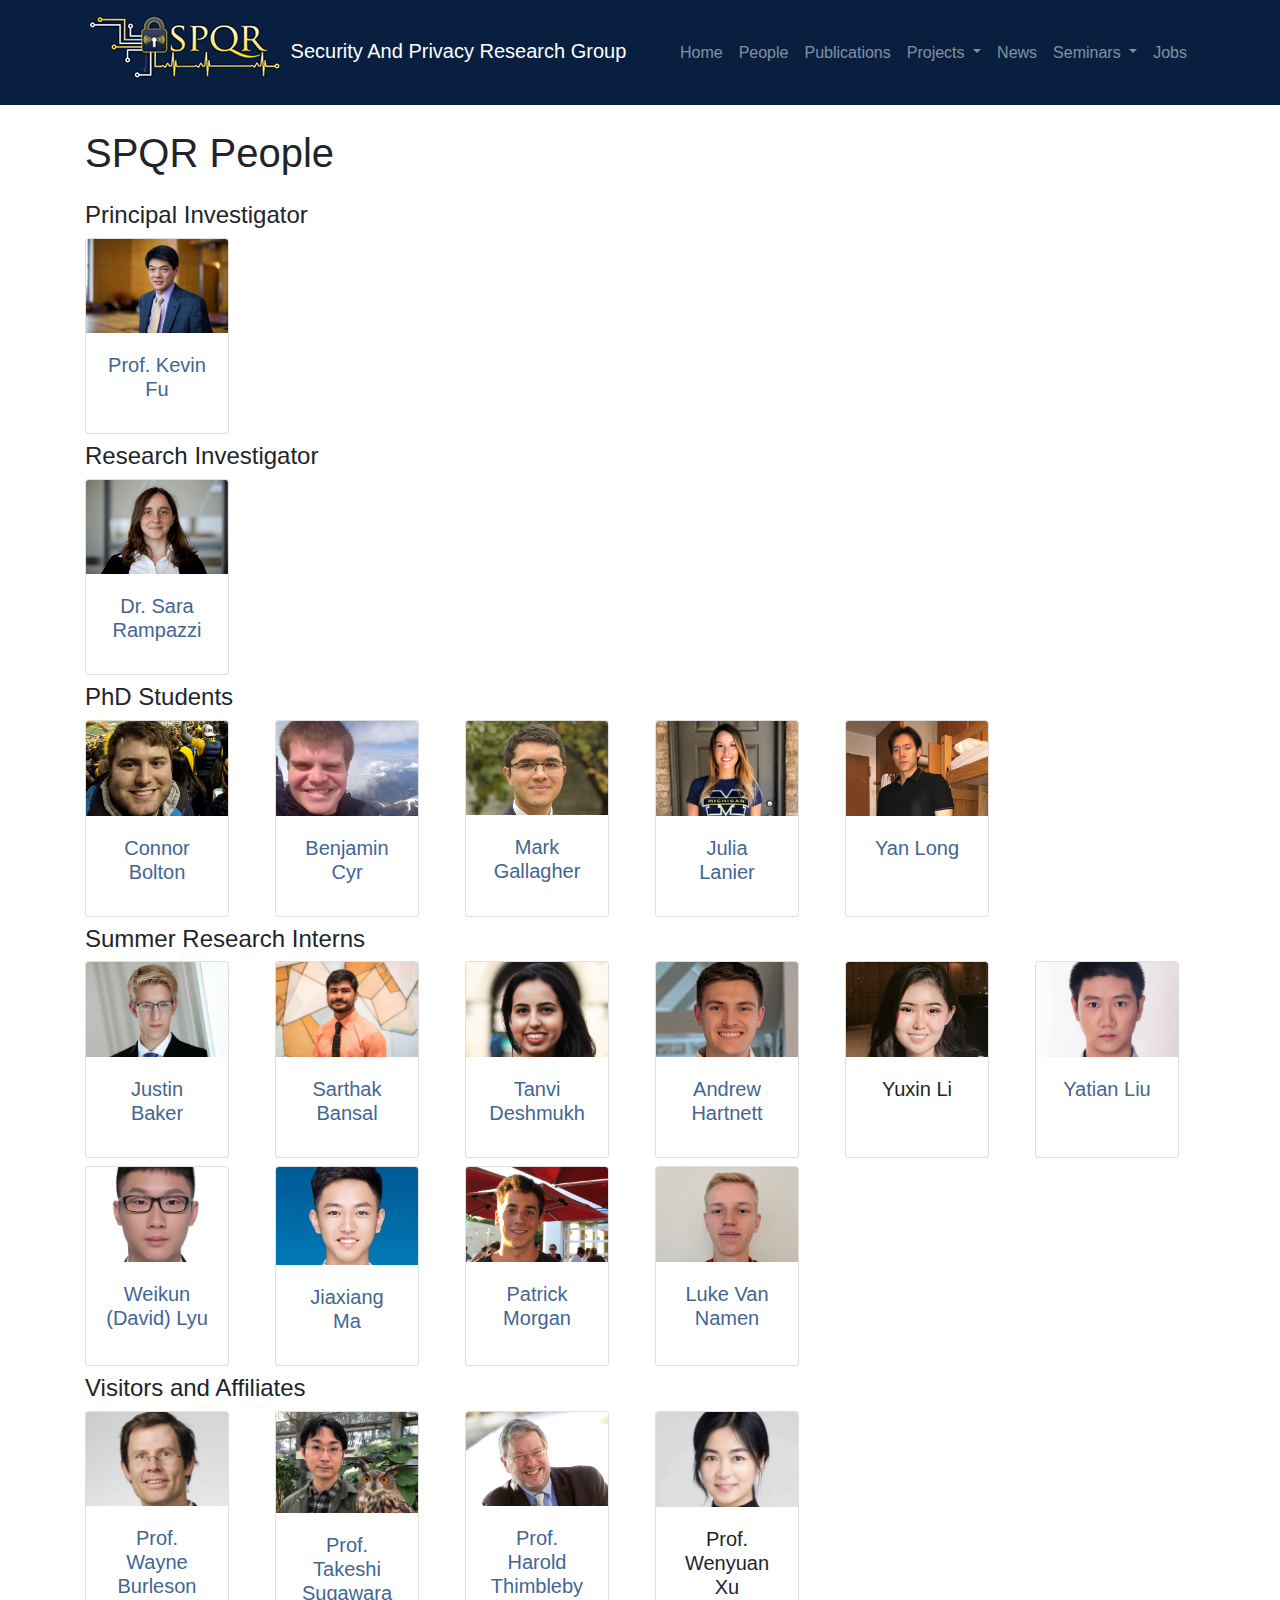
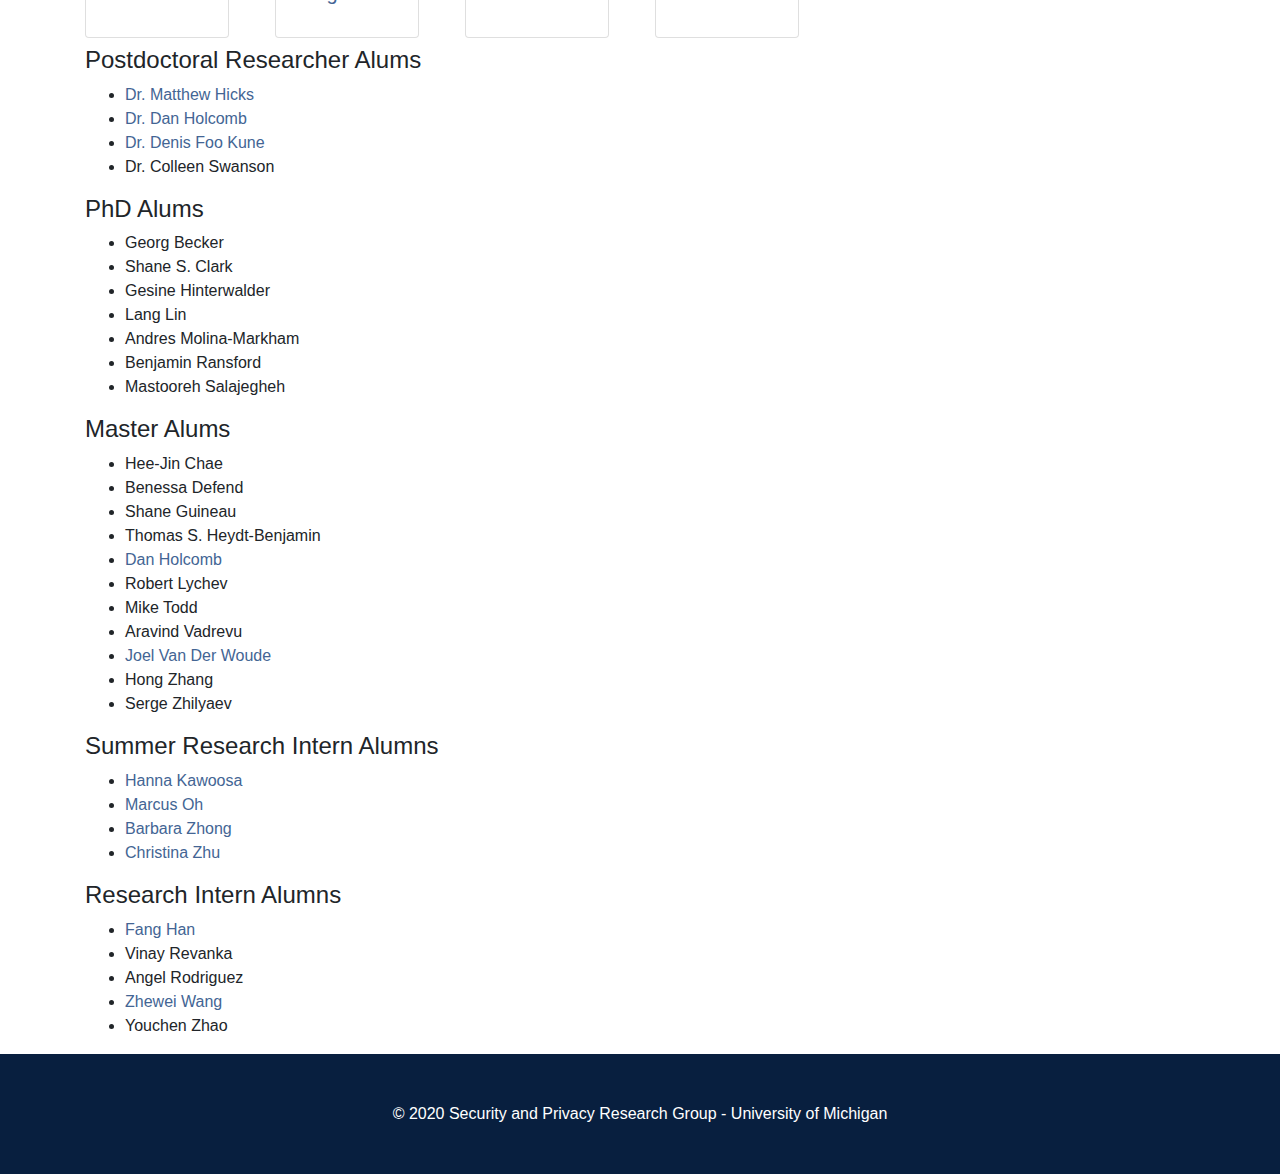
<file: people.html>
<!DOCTYPE html>
<html lang="en">

<head>

  <meta charset="utf-8">
  <meta name="viewport" content="width=device-width, initial-scale=1, shrink-to-fit=no">
  <meta name="description" content="">
  <meta name="author" content="">

  <title>SPQR Team</title>

  <!-- Bootstrap core CSS -->
  <link href="vendor/bootstrap/css/bootstrap.min.css" rel="stylesheet">

  <!-- Custom styles for this template -->
  <link href="css/modern-business.css" rel="stylesheet">

</head>

<body>

             <!-- Navigation -->
             <nav class="navbar fixed-top navbar-expand-lg navbar-dark bg-dark fixed-top">
              <div class="container">
              <a class="navbar-brand" href="index.html"> <img src="photos/logos/SPQR-logo.jpg" alt=""> Security And Privacy Research Group</a>
              <button class="navbar-toggler navbar-toggler-right" type="button" data-toggle="collapse" data-target="#navbarResponsive" aria-controls="navbarResponsive" aria-expanded="false" aria-label="Toggle navigation">
              <span class="navbar-toggler-icon"></span>
              </button>
              <div class="collapse navbar-collapse" id="navbarResponsive">
              <ul class="navbar-nav ml-auto">
              <li class="nav-item">
              <a class="nav-link" href="index.html">Home</a>
              </li>
              <li class="nav-item">
              <a class="nav-link" href="people.html">People</a>
              </li>
              <li class="nav-item">
              <a class="nav-link" href="publications.html">Publications</a>
              </li>
  
              <li class="nav-item dropdown">
              <a class="nav-link dropdown-toggle" href="#" id="navbarDropdownPortfolio" data-toggle="dropdown" aria-haspopup="true" aria-expanded="false">
                Projects
              </a>
              <div class="dropdown-menu dropdown-menu-right" aria-labelledby="navbarDropdownPortfolio">
                <a class="dropdown-item" href="project1.html">Security and Privacy for Healthcare and Medicine</a>
                <a class="dropdown-item" href="project2.html">Autonomous Vehicles and Transportation</a>
                <a class="dropdown-item" href="project3.html">Hardware Security</a>
                <a class="dropdown-item" href="pastprojects.html">Past Projects</a>
          
              </div>
              </li>
             <li class="nav-item">
              <a class="nav-link" href="https://cse.engin.umich.edu/news/">News</a>
              </li>
  
              <li class="nav-item dropdown">
                  <a class="nav-link dropdown-toggle" href="#" id="navbarDropdownPortfolio" data-toggle="dropdown" aria-haspopup="true" aria-expanded="false">
                    Seminars
                  </a>
                  <div class="dropdown-menu dropdown-menu-right" aria-labelledby="navbarDropdownSeminars">
                      <a class="dropdown-item" href="https://cse.engin.umich.edu/events/">CSE Seminars</a>
                      <a class="dropdown-item" href="securityworkshop.html">Embedded Security Workshop</a>
                  </div>
              </li>
  
   
              <li class="nav-item">
              <a class="nav-link" href="jobs.html">Jobs</a>
              </li>
              <!--  <li class="nav-item dropdown">
              <a class="nav-link dropdown-toggle" href="#" id="navbarDropdownBlog" data-toggle="dropdown" aria-haspopup="true" aria-expanded="false">
                Other Pages
              </a>
              <div class="dropdown-menu dropdown-menu-right" aria-labelledby="navbarDropdownBlog">
                <a class="dropdown-item" href="full-width.html">Full Width Page</a>
                <a class="dropdown-item" href="sidebar.html">Sidebar Page</a>
                <a class="dropdown-item" href="faq.html">FAQ</a>
                <a class="dropdown-item" href="404.html">404</a>
                <a class="dropdown-item" href="pricing.html">Pricing Table</a>
              </div>
              </li> -->
              </ul>
              </div>
              </div>
              </nav>


  <!-- Page Content -->

  <div class="container">
  <h1 class="my-4">SPQR People</h1>

    <!-- Intro Content -->

	<h4>Principal Investigator</h4>
	<div class="row"> 
		     
      <div class="col-lg-2 mb-2">
	    <a class="card h-100 text-center" href="http://web.eecs.umich.edu/~kevinfu/" style="width: 9rem">
            <img class="card-img-top img-fluid" src="photos/people/Fu-Portrait.jpg" alt="">
            <div class="card-body">
                <h5 class="card-title">Prof. Kevin Fu</h5>
	        </div>
	    </a> 
      </div>
	      
		     	  
    </div>
    <!-- /.row -->
	  
    <h4>Research Investigator</h4>
    <div class="row"> 	     
      
        <div class="col-lg-2 mb-2">
            <a class="card h-100 text-center" href="https://sararampazzi.com" style="width: 9rem">
                <img class="card-img-top img-fluid" src="photos/people/sara.jpg" alt="">
                <div class="card-body" padding="0.1rem">
                    <h5 class="card-title">Dr. Sara Rampazzi </h5> 
	            </div>
            </a>    
        </div>	      	  
    
    </div>
		    	
    <!-- /.row -->

	<h4>PhD Students</h4>
	<div class="row"> 
    
      <div class="col-lg-2 mb-2">
        <a class="card h-100 text-center" href="http://www.connorbolton.com/" style="width: 9rem">
          <img class="card-img-top img-fluid" src="photos/people/connor.jpg" alt="">
          <div class="card-body">
            <h5 class="card-title"> Connor Bolton </h5>
	    </div>
        </a>
      </div>

      <div class="col-lg-2 mb-2">
        <a class="card h-100 text-center" href="https://benjamin-cyr.com/" style="width: 9rem">
          <img class="card-img-top img-fluid" src="photos/people/ben.jpg" alt="">
          <div class="card-body">
            <h5 class="card-title">Benjamin Cyr</h5>
	    </div>
        </a>
      </div>
		     
      <div class="col-lg-2 mb-2">
        <a class="card h-100 text-center" href="https://web.eecs.umich.edu/~markgall/#" style="width: 9rem">
          <img class="card-img-top img-fluid" src="photos/people/MarkGallagher.jpg" alt="">
          <div class="card-body">
            <h5 class="card-title">Mark Gallagher</h5>
	    </div>
        </a>
      </div>

	<div class="col-lg-2 mb-2">
        <a class="card h-100 text-center" href="https://julialanier.com" style="width: 9rem">
          <img class="card-img-top img-fluid" src="photos/people/Julia.jpg" alt="">
          <div class="card-body">
            <h5 class="card-title">Julia Lanier</h5>
	    </div>
        </a>
      </div>
		     
     <div class="col-lg-2 mb-2">
        <a class="card h-100 text-center" href="https://longyan97.github.io/"  style="width: 9rem">
          <img class="card-img-top img-fluid" src="photos/people/Yan.jpg" alt="">
          <div class="card-body">
            <h5 class="card-title">Yan Long</h5>
	    </div>
        </a>
      </div>
		     	  
    </div>
    <!-- /.row -->

	   
    <!-- Interns -->
    <h4>Summer Research Interns</h4>
    <div class="row">

      <div class="col-lg-2 mb-2">
        <a class="card h-100 text-center" href="https://justindbaker.github.io/personal/" style="width: 9rem">
          <img class="card-img-top" src="photos/people/JustinBaker.jpg" alt="">
          <div class="card-body">
            <h5 class="card-title">Justin Baker</h5>
	      </div>
        </a>    
      </div>

      <div class="col-lg-2 mb-2">
        <a class="card h-100 text-center" href="https://bansarth.wordpress.com" style="width: 9rem">
          <img class="card-img-top" src="photos/people/SarthakBansal.jpg" alt="">
          <div class="card-body">
            <h5 class="card-title">Sarthak Bansal</h5>
	      </div>
        </a>    
      </div>
      
      <div class="col-lg-2 mb-2">
        <a class="card h-100 text-center" href="https://tddeshm.github.io/research/"  style="width: 9rem">
          <img class="card-img-top" src="photos/people/TanviDeshmukh.png" alt="">
          <div class="card-body">
            <h5 class="card-title">Tanvi Deshmukh</h5>
	      </div>
        </a>    
      </div>
      
      <div class="col-lg-2 mb-2">
        <a class="card h-100 text-center" href="https://andrewthartnett.com" style="width: 9rem">
          <img class="card-img-top" src="photos/people/AndrewHartnett.jpg" alt="">
          <div class="card-body">
            <h5 class="card-title">Andrew Hartnett</h5>
	      </div>
        </a>    
      </div>
      
      <div class="col-lg-2 mb-2">
        <a class="card h-100 text-center" style="width: 9rem">
          <img class="card-img-top" src="photos/people/YuxinLi.jpg" alt="">
          <div class="card-body">
            <h5 class="card-title">Yuxin Li</h5>
	      </div>
        </a>    
      </div>
      
      <div class="col-lg-2 mb-2">
        <a class="card h-100 text-center" href="https://yatian-liu.github.io" style="width: 9rem">
          <img class="card-img-top" src="photos/people/YatianLiu.jpg" alt="">
          <div class="card-body">
            <h5 class="card-title">Yatian Liu</h5>
	      </div>
        </a>    
      </div>
      
      <div class="col-lg-2 mb-2">
        <a class="card h-100 text-center" href="https://wklyu.github.io/SPQR-Research-Lab/" style="width: 9rem">
          <img class="card-img-top" src="photos/people/WeikunLyu.jpg" alt="">
          <div class="card-body">
            <h5 class="card-title">Weikun (David) Lyu</h5>
	      </div>
        </a>    
      </div>
      
      <div class="col-lg-2 mb-2">
        <a class="card h-100 text-center" href="https://mmmjx.github.io/SPQRblog" style="width: 9rem">
          <img class="card-img-top" src="photos/people/JiaxiangMa.jpeg" alt="">
          <div class="card-body">
            <h5 class="card-title">Jiaxiang Ma</h5>
	      </div>
        </a>    
      </div>
      
      <div class="col-lg-2 mb-2">
        <a class="card h-100 text-center" href="https://www.patrickclarkmorgan.com" style="width: 9rem">
          <img class="card-img-top" src="photos/people/PatrickMorgan.png" alt="">
          <div class="card-body">
            <h5 class="card-title">Patrick Morgan</h5>
	      </div>
        </a>    
      </div>
      
      <div class="col-lg-2 mb-2">
        <a class="card h-100 text-center" href="https://lukevannamen.wordpress.com" style="width: 9rem">
          <img class="card-img-top" src="photos/people/LukeVanNamen.jpg" alt="">
          <div class="card-body">
            <h5 class="card-title">Luke Van Namen</h5>
	      </div>
        </a>    
      </div>

    </div>
    <!-- /.row -->
    
    <!-- Visitors and Affiliates -->
    <h4>Visitors and Affiliates</h4>
    <div class="row">

      <div class="col-lg-2 mb-2">
        <a class="card h-100 text-center" href="http://vcsg.ecs.umass.edu/burleson.html"  style="width: 9rem">
          <img class="card-img-top" src="photos/people/wayne.jpg" alt="">
          <div class="card-body">
            <h5 class="card-title">Prof. Wayne Burleson</h5>
	      </div>
        </a>    
      </div>
      
	<div class="col-lg-2 mb-2">
        <a class="card h-100 text-center" href="https://www.sugawara-lab.jp/member/sugawara_e"  style="width: 9rem">
          <img class="card-img-top" src="photos/people/Takeshi.jpeg" alt="">
          <div class="card-body">
            <h5 class="card-title">Prof. Takeshi Sugawara</h5>
	      </div>
        </a>    
      </div>
      
      <div class="col-lg-2 mb-2">
        <a class="card h-100 text-center" href="http://www.harold.thimbleby.net/"  style="width: 9rem">
          <img class="card-img-top" src="photos/people/harold.jpg" alt="">
          <div class="card-body">
            <h5 class="card-title">Prof. Harold Thimbleby</h5>
	      </div>
        </a>    
      </div>
      
      <div class="col-lg-2 mb-2">
        <a class="card h-100 text-center"  style="width: 9rem">
          <img class="card-img-top" src="photos/people/wenyuan.jpg" alt="">
          <div class="card-body">
            <h5 class="card-title">Prof. Wenyuan Xu</h5>
	      </div>
        </a>    
      </div>

    </div>
    <!-- /.row -->
	  
    <!-- Postdoctoral Researcher Alums -->
    <h4>Postdoctoral Researcher Alums</h4>
    <ul>
	    <li><a href="www.impedimenttoprogress.com">Dr. Matthew Hicks</a></li>
	    <li><a href="https://people.umass.edu/dholcomb/">Dr. Dan Holcomb</a></li>
	    <li><a href="https://randombits.io/">  Dr. Denis Foo Kune</a></li>
	    <li>Dr. Colleen Swanson</li>
    </ul> 
    <!-- PhD Alums -->
    <h4>PhD Alums</h4>
    <ul>
	    <li>Georg Becker</li>
	    <li>Shane S. Clark</li>
	    <li>Gesine Hinterwalder</li>
	    <li>Lang Lin</li>
	    <li>Andres Molina-Markham</li>
	    <li>Benjamin Ransford</li>
	    <li>Mastooreh Salajegheh</li>
    </ul>
      
	  
    <!-- Master Alums -->
    <h4>Master Alums</h4>
    <ul>   
	    <li>Hee-Jin Chae</li>
	    <li>Benessa Defend</li>
	    <li>Shane Guineau</li>
	    <li>Thomas S. Heydt-Benjamin</li>
            <li><a href="https://people.umass.edu/dholcomb/">Dan Holcomb</a></li>
	    <li>Robert Lychev</li>
	    <li>Mike Todd</li>
	    <li>Aravind Vadrevu</li>
	    <li><a href="https://joelspqr.wordpress.com/">Joel Van Der Woude</a></li>
	    <li>Hong Zhang</li>
	    <li>Serge Zhilyaev</li>
    </ul>

    <!-- Summer Research Intern Alums -->
    <h4>Summer Research Intern Alumns</h4>
    <ul>
      <li><a href="http://hkawoosa.blogspot.com/">Hanna Kawoosa</a></li>
      <li><a href="http://marcusjunoh.blogspot.com/">Marcus Oh</a></li>
      <li><a href="http://thebarbz-su17.blogspot.com/">Barbara Zhong</a></li>
      <li><a href="https://tz-hmc.github.io/tz-hmc.io/">Christina Zhu</a></li>
    </ul>
    
    <!-- Research Intern Alums -->
    <h4>Research Intern Alumns</h4>
    <ul>
	    <li><a href="https://www.linkedin.com/in/fang-han-0520/">Fang Han</a></li>
	    <li>Vinay Revanka</li>
	    <li>Angel Rodriguez</li>
	    <li><a href="https://sites.google.com/view/zhewei-wang/">Zhewei Wang</a></li>
	    <li>Youchen Zhao</li>
    </ul>
  </div> 
  </div>

  <!-- /.container -->

  <!-- Footer -->
  <footer class="py-5 bg-dark">
    <div class="container">
      <p class="m-0 text-center text-white">&copy; 2020 Security and Privacy Research Group - University of Michigan</p>
 </div>
  <!-- /.container -->
  </footer>

  <!-- Bootstrap core JavaScript -->
  <script src="vendor/jquery/jquery.min.js"></script>
  <script src="vendor/bootstrap/js/bootstrap.bundle.min.js"></script>

</body>

</html>
</file>
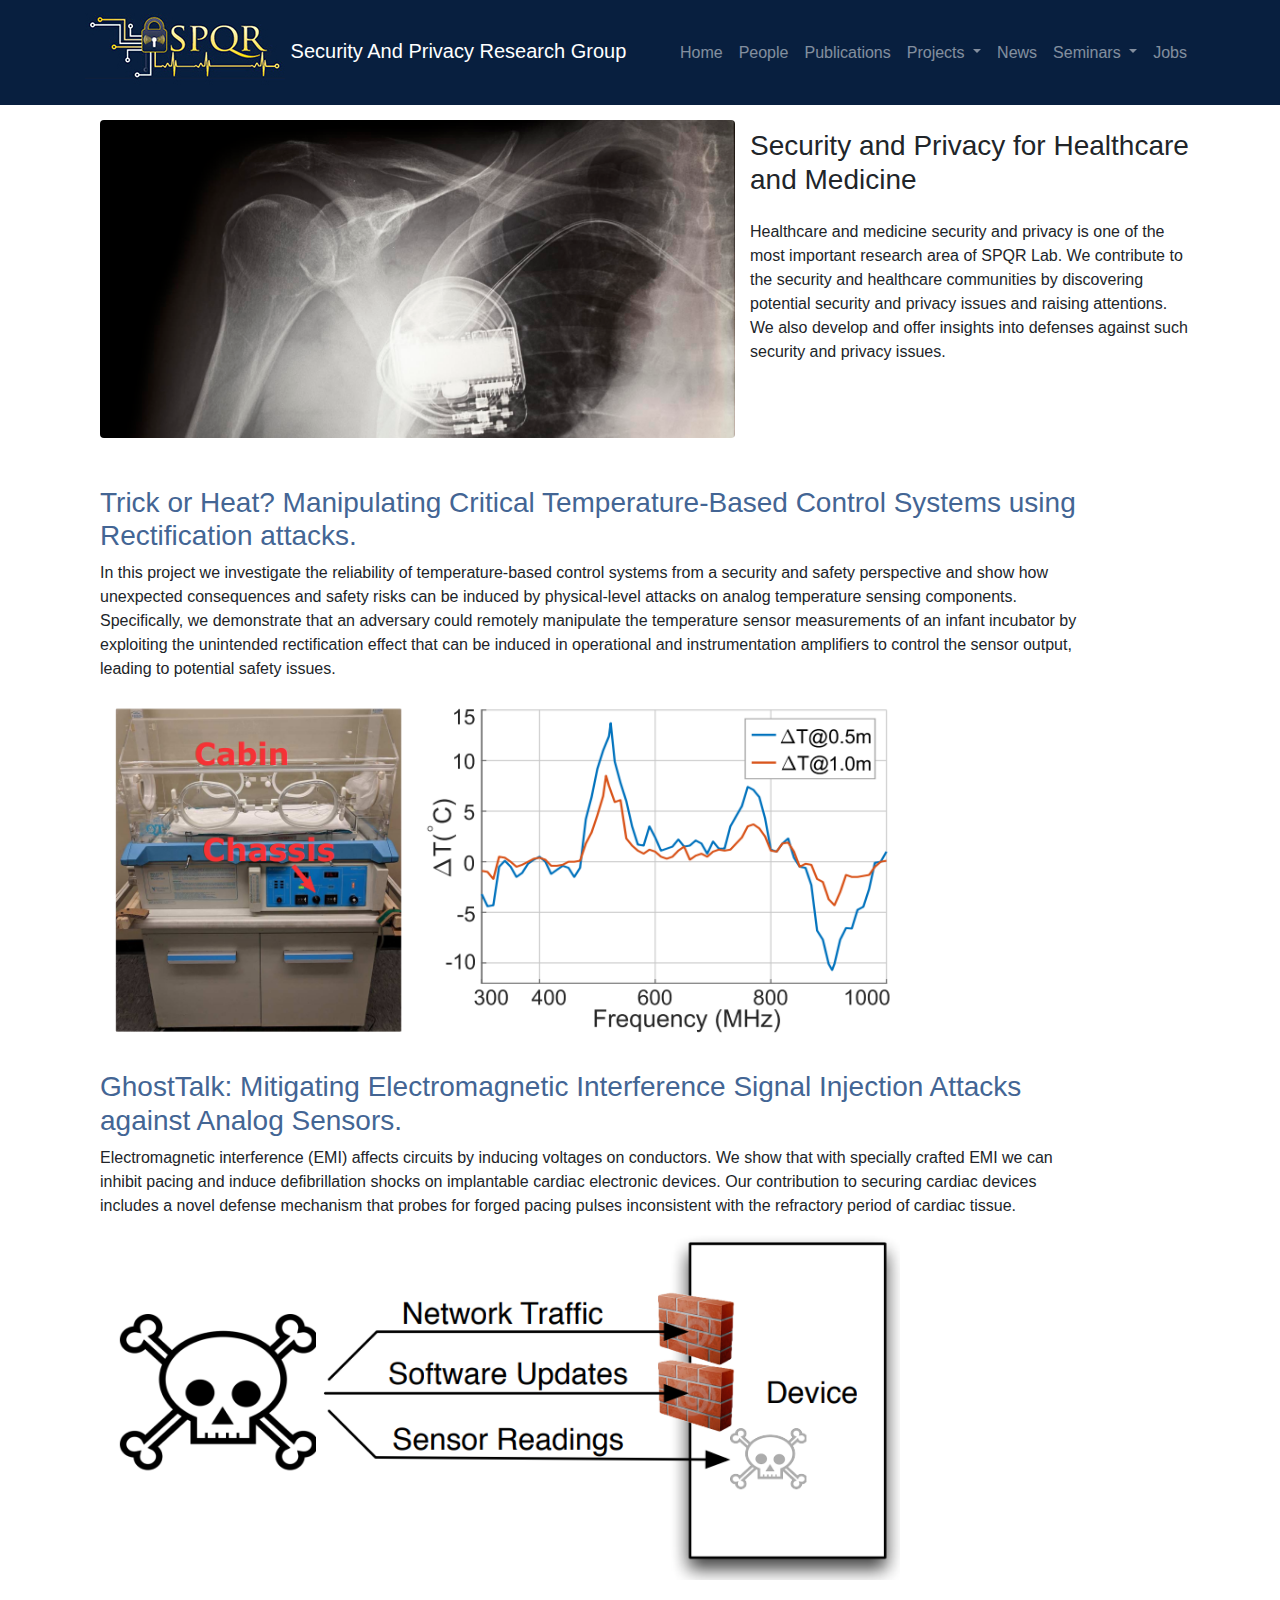
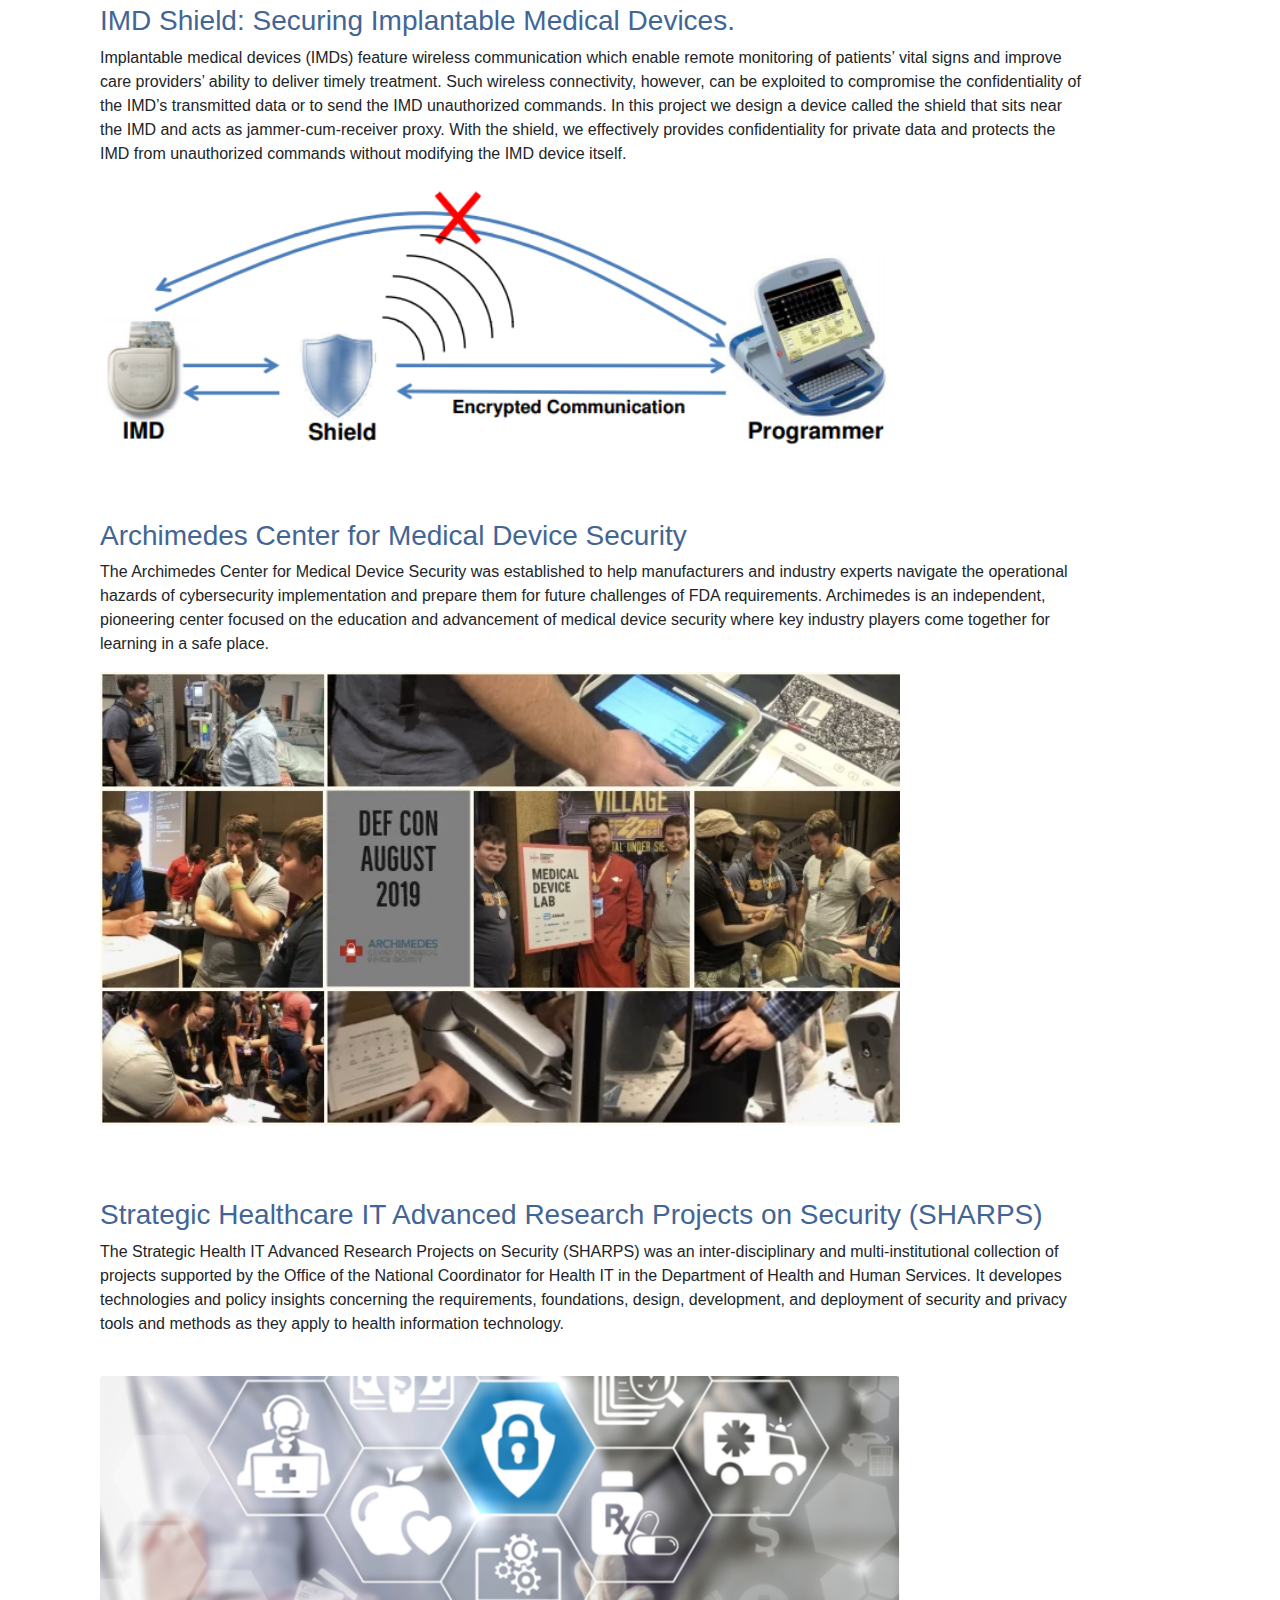
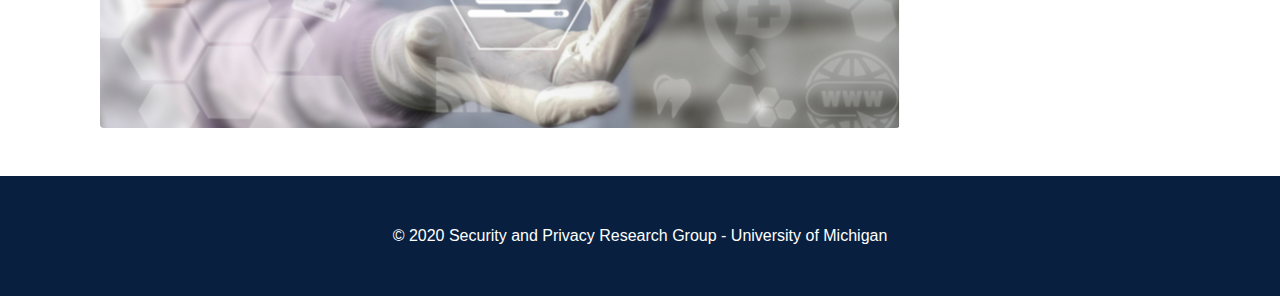
<file: project1.html>
<!DOCTYPE html>
<html lang="en">

<head>

  <meta charset="utf-8">
  <meta name="viewport" content="width=device-width, initial-scale=1, shrink-to-fit=no">
  <meta name="description" content="">
  <meta name="author" content="">

  <title>Security and Privacy for Healthcare and Medicine</title>

  <!-- Bootstrap core CSS -->
  <link href="vendor/bootstrap/css/bootstrap.min.css" rel="stylesheet">

  <!-- Custom styles for this template -->
  <link href="css/modern-business.css" rel="stylesheet">

</head>

<body>

            <!-- Navigation -->
            <nav class="navbar fixed-top navbar-expand-lg navbar-dark bg-dark fixed-top">
              <div class="container">
              <a class="navbar-brand" href="index.html"> <img src="photos/logos/SPQR-logo.jpg" alt=""> Security And Privacy Research Group</a>
              <button class="navbar-toggler navbar-toggler-right" type="button" data-toggle="collapse" data-target="#navbarResponsive" aria-controls="navbarResponsive" aria-expanded="false" aria-label="Toggle navigation">
              <span class="navbar-toggler-icon"></span>
              </button>
              <div class="collapse navbar-collapse" id="navbarResponsive">
              <ul class="navbar-nav ml-auto">
              <li class="nav-item">
              <a class="nav-link" href="index.html">Home</a>
              </li>
              <li class="nav-item">
              <a class="nav-link" href="people.html">People</a>
              </li>
              <li class="nav-item">
              <a class="nav-link" href="publications.html">Publications</a>
              </li>
  
              <li class="nav-item dropdown">
              <a class="nav-link dropdown-toggle" href="#" id="navbarDropdownPortfolio" data-toggle="dropdown" aria-haspopup="true" aria-expanded="false">
                Projects
              </a>
              <div class="dropdown-menu dropdown-menu-right" aria-labelledby="navbarDropdownPortfolio">
                <a class="dropdown-item" href="project1.html">Security and Privacy for Healthcare and Medicine</a>
                <a class="dropdown-item" href="project2.html">Autonomous Vehicles and Transportation</a>
                <a class="dropdown-item" href="project3.html">Hardware Security</a>
                <a class="dropdown-item" href="pastprojects.html">Past Projects</a>
          
              </div>
              </li>
             <li class="nav-item">
              <a class="nav-link" href="https://cse.engin.umich.edu/news/">News</a>
              </li>
  
              <li class="nav-item dropdown">
                  <a class="nav-link dropdown-toggle" href="#" id="navbarDropdownPortfolio" data-toggle="dropdown" aria-haspopup="true" aria-expanded="false">
                    Seminars
                  </a>
                  <div class="dropdown-menu dropdown-menu-right" aria-labelledby="navbarDropdownSeminars">
                      <a class="dropdown-item" href="https://cse.engin.umich.edu/events/">CSE Seminars</a>
                      <a class="dropdown-item" href="securityworkshop.html">Embedded Security Workshop</a>
                  </div>
              </li>
  
   
              <li class="nav-item">
              <a class="nav-link" href="jobs.html">Jobs</a>
              </li>
              <!--  <li class="nav-item dropdown">
              <a class="nav-link dropdown-toggle" href="#" id="navbarDropdownBlog" data-toggle="dropdown" aria-haspopup="true" aria-expanded="false">
                Other Pages
              </a>
              <div class="dropdown-menu dropdown-menu-right" aria-labelledby="navbarDropdownBlog">
                <a class="dropdown-item" href="full-width.html">Full Width Page</a>
                <a class="dropdown-item" href="sidebar.html">Sidebar Page</a>
                <a class="dropdown-item" href="faq.html">FAQ</a>
                <a class="dropdown-item" href="404.html">404</a>
                <a class="dropdown-item" href="pricing.html">Pricing Table</a>
              </div>
              </li> -->
              </ul>
              </div>
              </div>
              </nav>

  <!-- Page Content -->
  <div class="container">


    <!-- Project One -->
    <div class="row">
      <div class="col-md-7">
        <a href="#">
          <img class="img-fluid rounded mb-3 mb-md-0" src="photos/Projects_Healthcare/main.jpg" alt=""  style="margin:15px">
        </a>
      </div>
      <div class="col-md-5">
        <h3 class="my-4">Security and Privacy for Healthcare and Medicine</h3>
          <p>Healthcare and medicine security and privacy is one of the most important research area of SPQR Lab. We contribute to the security and healthcare communities by discovering potential security and privacy issues and raising attentions. We also develop and offer insights into defenses against such security and privacy issues.
          </p>      
      </div>
    </div>
      
    <br><br>
    <div class="col-md-11" >
        <h3><a href = "https://arxiv.org/pdf/1904.07110.pdf">Trick or Heat? Manipulating Critical Temperature-Based Control Systems using Rectification attacks.</a> </h3>
        <p>In this project we investigate the reliability of temperature-based control systems from a security and safety perspective and show how unexpected consequences and safety risks can be induced by physical-level attacks on analog temperature sensing components. Specifically, we demonstrate that an adversary could remotely manipulate the temperature sensor measurements of an infant incubator by exploiting the unintended rectification effect that can be induced in operational and instrumentation amplifiers to control the sensor output, leading to potential safety issues.</p>
        <img class="img-fluid rounded mb-3 mb-md-0" src="photos/Projects_Hardware/heat.png" alt=""  width="800">
        <br><br>
        <h3><a href = "https://spqr.eecs.umich.edu/emi/">GhostTalk: Mitigating Electromagnetic Interference Signal Injection Attacks against Analog Sensors.</a> </h3>
        <p>Electromagnetic interference (EMI) affects circuits by inducing voltages on conductors. We show that with specially crafted EMI we can inhibit pacing and induce defibrillation shocks on implantable cardiac electronic devices. Our contribution to securing cardiac devices includes a novel defense mechanism that probes for forged pacing pulses inconsistent with the refractory period of cardiac tissue.</p>
        <img class="img-fluid rounded mb-3 mb-md-0" src="photos/Projects_Hardware/ghoast.png" alt="" width="800"><br><br>
        <h3><a href = "http://groups.csail.mit.edu/netmit/IMDShield/publications.html">IMD Shield: Securing Implantable Medical Devices.</a> </h3>
        <p>Implantable medical devices (IMDs) feature wireless communication which enable remote monitoring of patients’ vital signs and improve care providers’ ability to deliver timely treatment. Such wireless connectivity, however, can be exploited to compromise the confidentiality of the IMD’s transmitted data or to send the IMD unauthorized commands. In this project we design a device called the shield that sits near the IMD and acts as jammer-cum-receiver proxy. With the shield, we effectively provides confidentiality for private data and protects the IMD from unauthorized commands without modifying the IMD device itself.</p>
        <img class="img-fluid rounded mb-3 mb-md-0" src="photos/Projects_Hardware/shield.png" alt="" width="800">
        <br><br>  <br><br>
        <h3><a href = "https://www.secure-medicine.org/">Archimedes Center for Medical Device Security</a> </h3>
        <p>The Archimedes Center for Medical Device Security was established to help manufacturers and industry experts navigate the operational hazards of cybersecurity implementation and prepare them for future challenges of FDA requirements. Archimedes is an independent, pioneering center focused on the education and advancement of medical device security where key industry players come together for learning in a safe place.</p>
        <img class="img-fluid rounded mb-3 mb-md-0" src="photos/Projects_Healthcare/archimeds.png" alt="" width="800">
        <br><br><br><br>
        <h3><a href = "http://sharps.org/">Strategic Healthcare IT Advanced Research Projects on Security (SHARPS)</a> </h3>
        <p>The Strategic Health IT Advanced Research Projects on Security (SHARPS) was an inter-disciplinary and multi-institutional collection of projects supported by the Office of the National Coordinator for Health IT in the Department of Health and Human Services. It developes technologies and policy insights concerning the requirements, foundations, design, development, and deployment of security and privacy tools and methods as they apply to health information technology.</p><br>
        <img class="img-fluid rounded mb-3 mb-md-0" src="photos/Projects_Healthcare/sharps.jpg" alt="" width="800">
        <br><br><br>

  </div>
</div>
  <!-- /.container -->

   <!-- Footer -->
  <footer class="py-5 bg-dark">
    <div class="container">
      <p class="m-0 text-center text-white">&copy; 2020 Security and Privacy Research Group - University of Michigan</p>
  </div>
  <!-- /.container -->
  </footer>

  <!-- Bootstrap core JavaScript -->
  <script src="vendor/jquery/jquery.min.js"></script>
  <script src="vendor/bootstrap/js/bootstrap.bundle.min.js"></script>

</body>

</html>
</file>
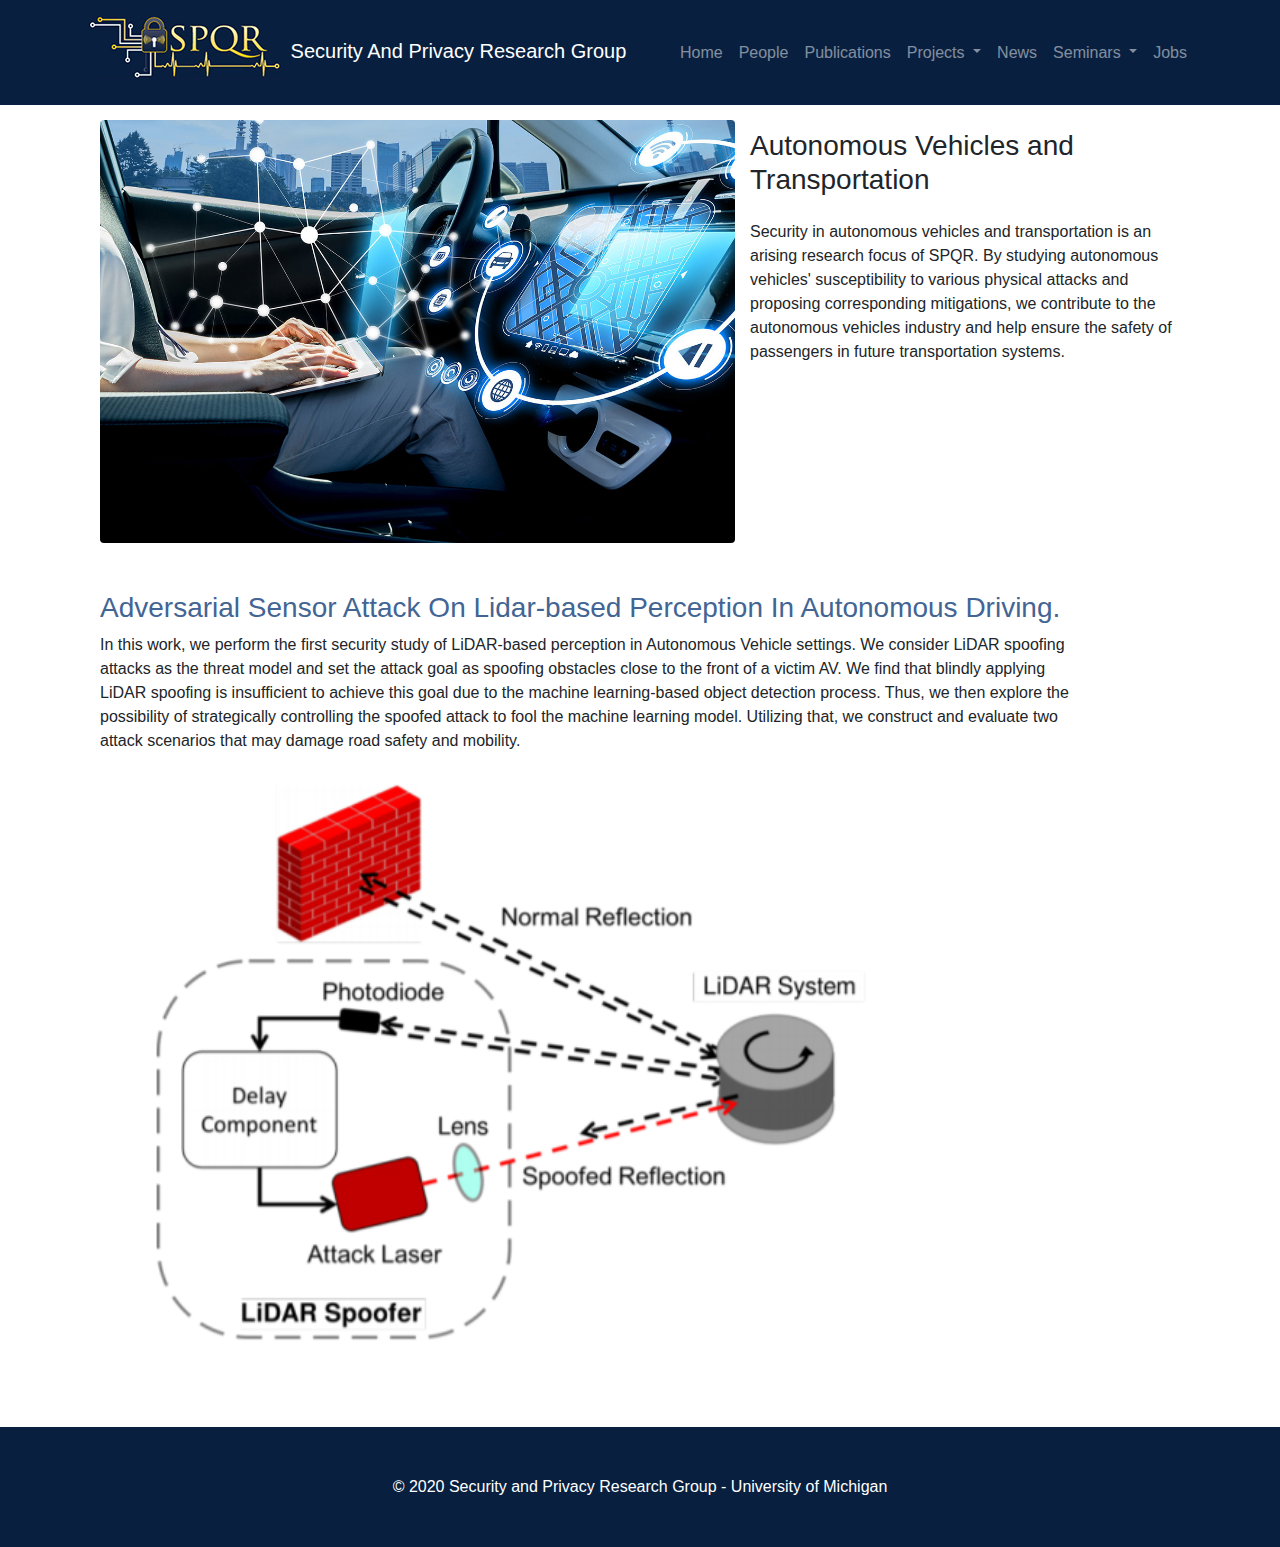
<file: project2.html>
<!DOCTYPE html>
<html lang="en">

<head>

  <meta charset="utf-8">
  <meta name="viewport" content="width=device-width, initial-scale=1, shrink-to-fit=no">
  <meta name="description" content="">
  <meta name="author" content="">

  <title>Autonomous Vehicles and Transportation</title>

  <!-- Bootstrap core CSS -->
  <link href="vendor/bootstrap/css/bootstrap.min.css" rel="stylesheet">

  <!-- Custom styles for this template -->
  <link href="css/modern-business.css" rel="stylesheet">

</head>

<body>

            <!-- Navigation -->
            <nav class="navbar fixed-top navbar-expand-lg navbar-dark bg-dark fixed-top">
              <div class="container">
              <a class="navbar-brand" href="index.html"> <img src="photos/logos/SPQR-logo.jpg" alt=""> Security And Privacy Research Group</a>
              <button class="navbar-toggler navbar-toggler-right" type="button" data-toggle="collapse" data-target="#navbarResponsive" aria-controls="navbarResponsive" aria-expanded="false" aria-label="Toggle navigation">
              <span class="navbar-toggler-icon"></span>
              </button>
              <div class="collapse navbar-collapse" id="navbarResponsive">
              <ul class="navbar-nav ml-auto">
              <li class="nav-item">
              <a class="nav-link" href="index.html">Home</a>
              </li>
              <li class="nav-item">
              <a class="nav-link" href="people.html">People</a>
              </li>
              <li class="nav-item">
              <a class="nav-link" href="publications.html">Publications</a>
              </li>
  
              <li class="nav-item dropdown">
              <a class="nav-link dropdown-toggle" href="#" id="navbarDropdownPortfolio" data-toggle="dropdown" aria-haspopup="true" aria-expanded="false">
                Projects
              </a>
              <div class="dropdown-menu dropdown-menu-right" aria-labelledby="navbarDropdownPortfolio">
                <a class="dropdown-item" href="project1.html">Security and Privacy for Healthcare and Medicine</a>
                <a class="dropdown-item" href="project2.html">Autonomous Vehicles and Transportation</a>
                <a class="dropdown-item" href="project3.html">Hardware Security</a>
                <a class="dropdown-item" href="pastprojects.html">Past Projects</a>
          
              </div>
              </li>
             <li class="nav-item">
              <a class="nav-link" href="https://cse.engin.umich.edu/news/">News</a>
              </li>
  
              <li class="nav-item dropdown">
                  <a class="nav-link dropdown-toggle" href="#" id="navbarDropdownPortfolio" data-toggle="dropdown" aria-haspopup="true" aria-expanded="false">
                    Seminars
                  </a>
                  <div class="dropdown-menu dropdown-menu-right" aria-labelledby="navbarDropdownSeminars">
                      <a class="dropdown-item" href="https://cse.engin.umich.edu/events/">CSE Seminars</a>
                      <a class="dropdown-item" href="securityworkshop.html">Embedded Security Workshop</a>
                  </div>
              </li>
  
   
              <li class="nav-item">
              <a class="nav-link" href="jobs.html">Jobs</a>
              </li>
              <!--  <li class="nav-item dropdown">
              <a class="nav-link dropdown-toggle" href="#" id="navbarDropdownBlog" data-toggle="dropdown" aria-haspopup="true" aria-expanded="false">
                Other Pages
              </a>
              <div class="dropdown-menu dropdown-menu-right" aria-labelledby="navbarDropdownBlog">
                <a class="dropdown-item" href="full-width.html">Full Width Page</a>
                <a class="dropdown-item" href="sidebar.html">Sidebar Page</a>
                <a class="dropdown-item" href="faq.html">FAQ</a>
                <a class="dropdown-item" href="404.html">404</a>
                <a class="dropdown-item" href="pricing.html">Pricing Table</a>
              </div>
              </li> -->
              </ul>
              </div>
              </div>
              </nav>

  <!-- Page Content -->
  <div class="container">


    <!-- Project One -->
    <div class="row">
      <div class="col-md-7">
        <a href="#">
          <img class="img-fluid rounded mb-3 mb-md-0" src="photos/Projects_Vehicles/main.jpg" alt=""  style="margin:15px">
        </a>
      </div>
      <div class="col-md-5">
        <h3 class="my-4">Autonomous Vehicles and Transportation</h3>
          <p>Security in autonomous vehicles and transportation is an arising research focus of SPQR. By studying autonomous vehicles' susceptibility to various physical attacks and proposing corresponding mitigations, we contribute to the autonomous vehicles industry and help ensure the safety of passengers in future transportation systems.
          </p>      
      </div>
    </div>
      
    <br><br>
    <div class="col-md-11" >
        <h3><a href = "https://dl.acm.org/doi/pdf/10.1145/3319535.3339815">Adversarial Sensor Attack On Lidar-based Perception In Autonomous Driving.</a> </h3>
        <p>In this work, we perform the first security study of LiDAR-based perception in Autonomous Vehicle settings. We consider LiDAR spoofing attacks as the threat model and set the attack goal as spoofing obstacles close to the front of a victim AV. We find that blindly applying LiDAR spoofing is insufficient to achieve this goal due to the machine learning-based object detection process. Thus, we then explore the possibility of strategically controlling the spoofed attack to fool the machine learning model. Utilizing that, we construct and evaluate two attack scenarios that may damage road safety and mobility.</p>
        <img class="img-fluid rounded mb-3 mb-md-0" src="photos/Projects_Vehicles/spoof.png" alt=""  width="800">
        
        <br><br><br>

  </div>
</div>
  <!-- /.container -->

   <!-- Footer -->
  <footer class="py-5 bg-dark">
    <div class="container">
      <p class="m-0 text-center text-white">&copy; 2020 Security and Privacy Research Group - University of Michigan</p>
  </div>
  <!-- /.container -->
  </footer>

  <!-- Bootstrap core JavaScript -->
  <script src="vendor/jquery/jquery.min.js"></script>
  <script src="vendor/bootstrap/js/bootstrap.bundle.min.js"></script>

</body>

</html>
</file>
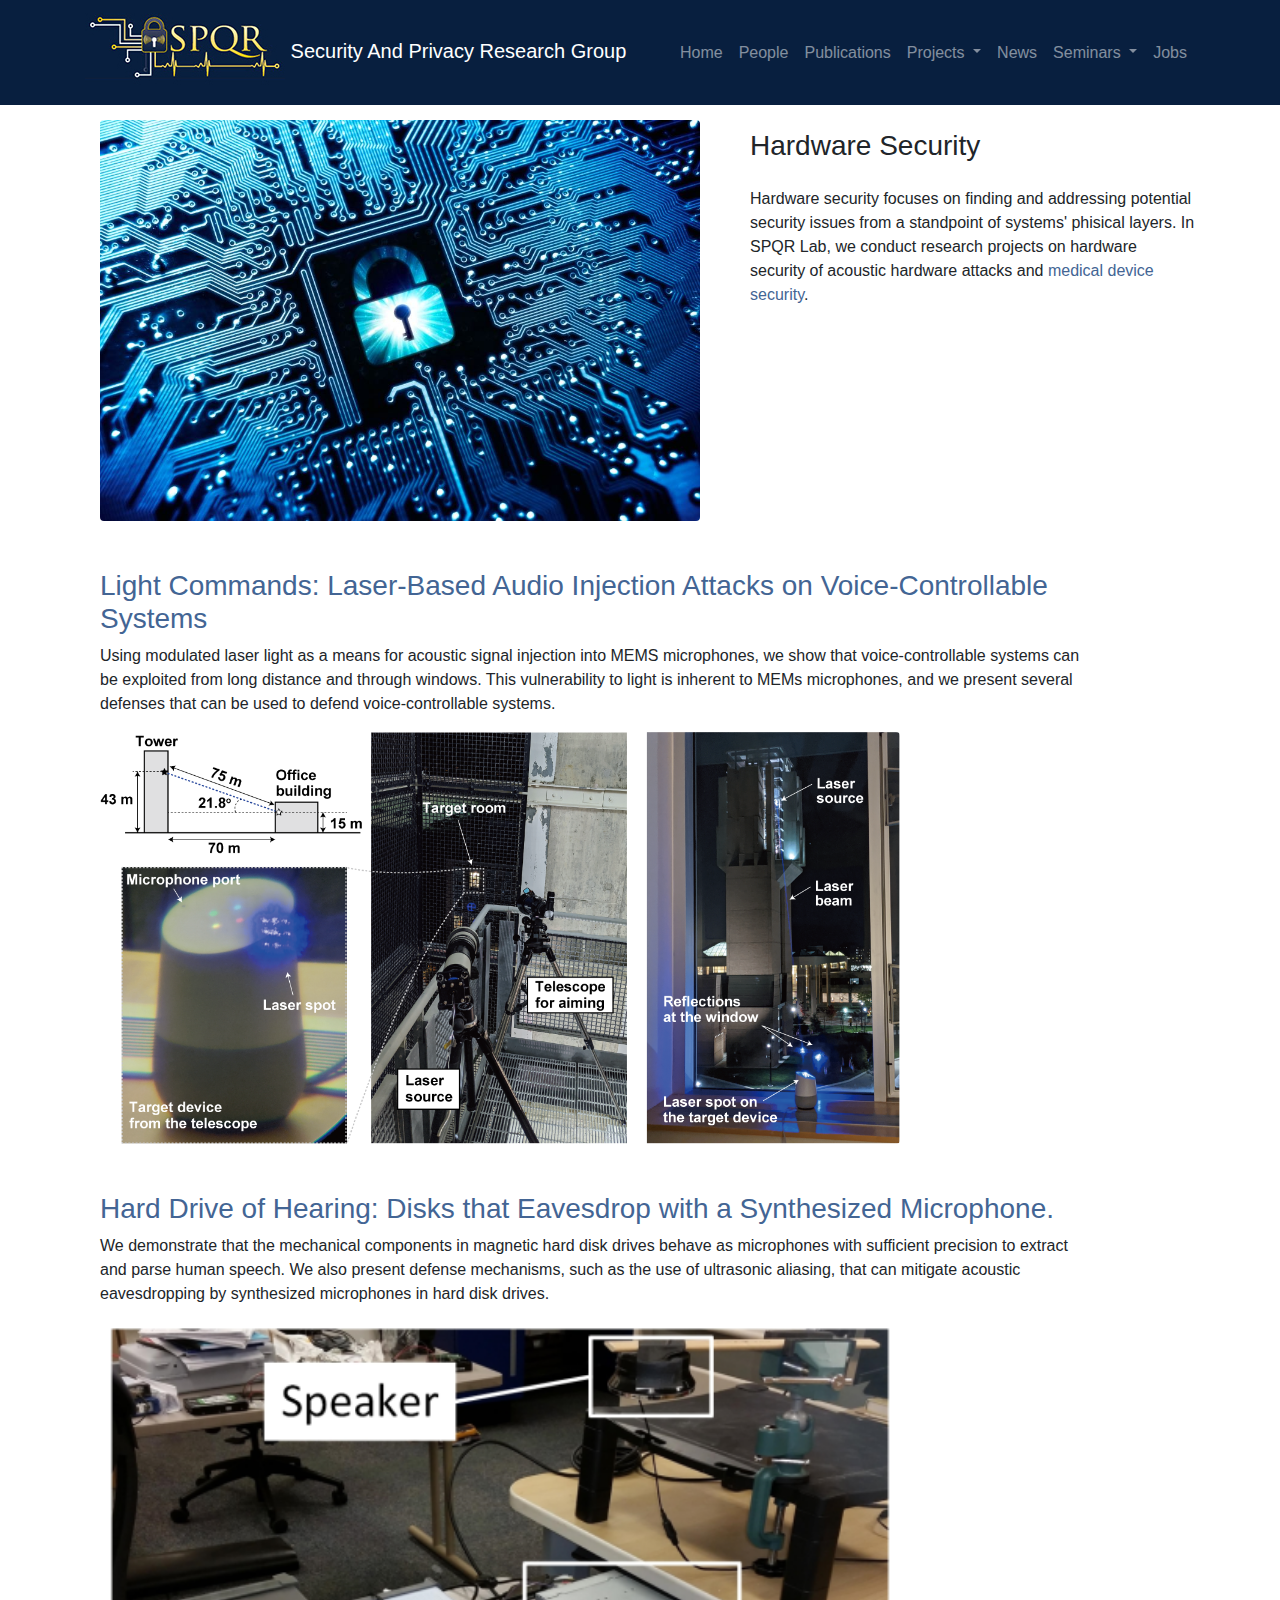
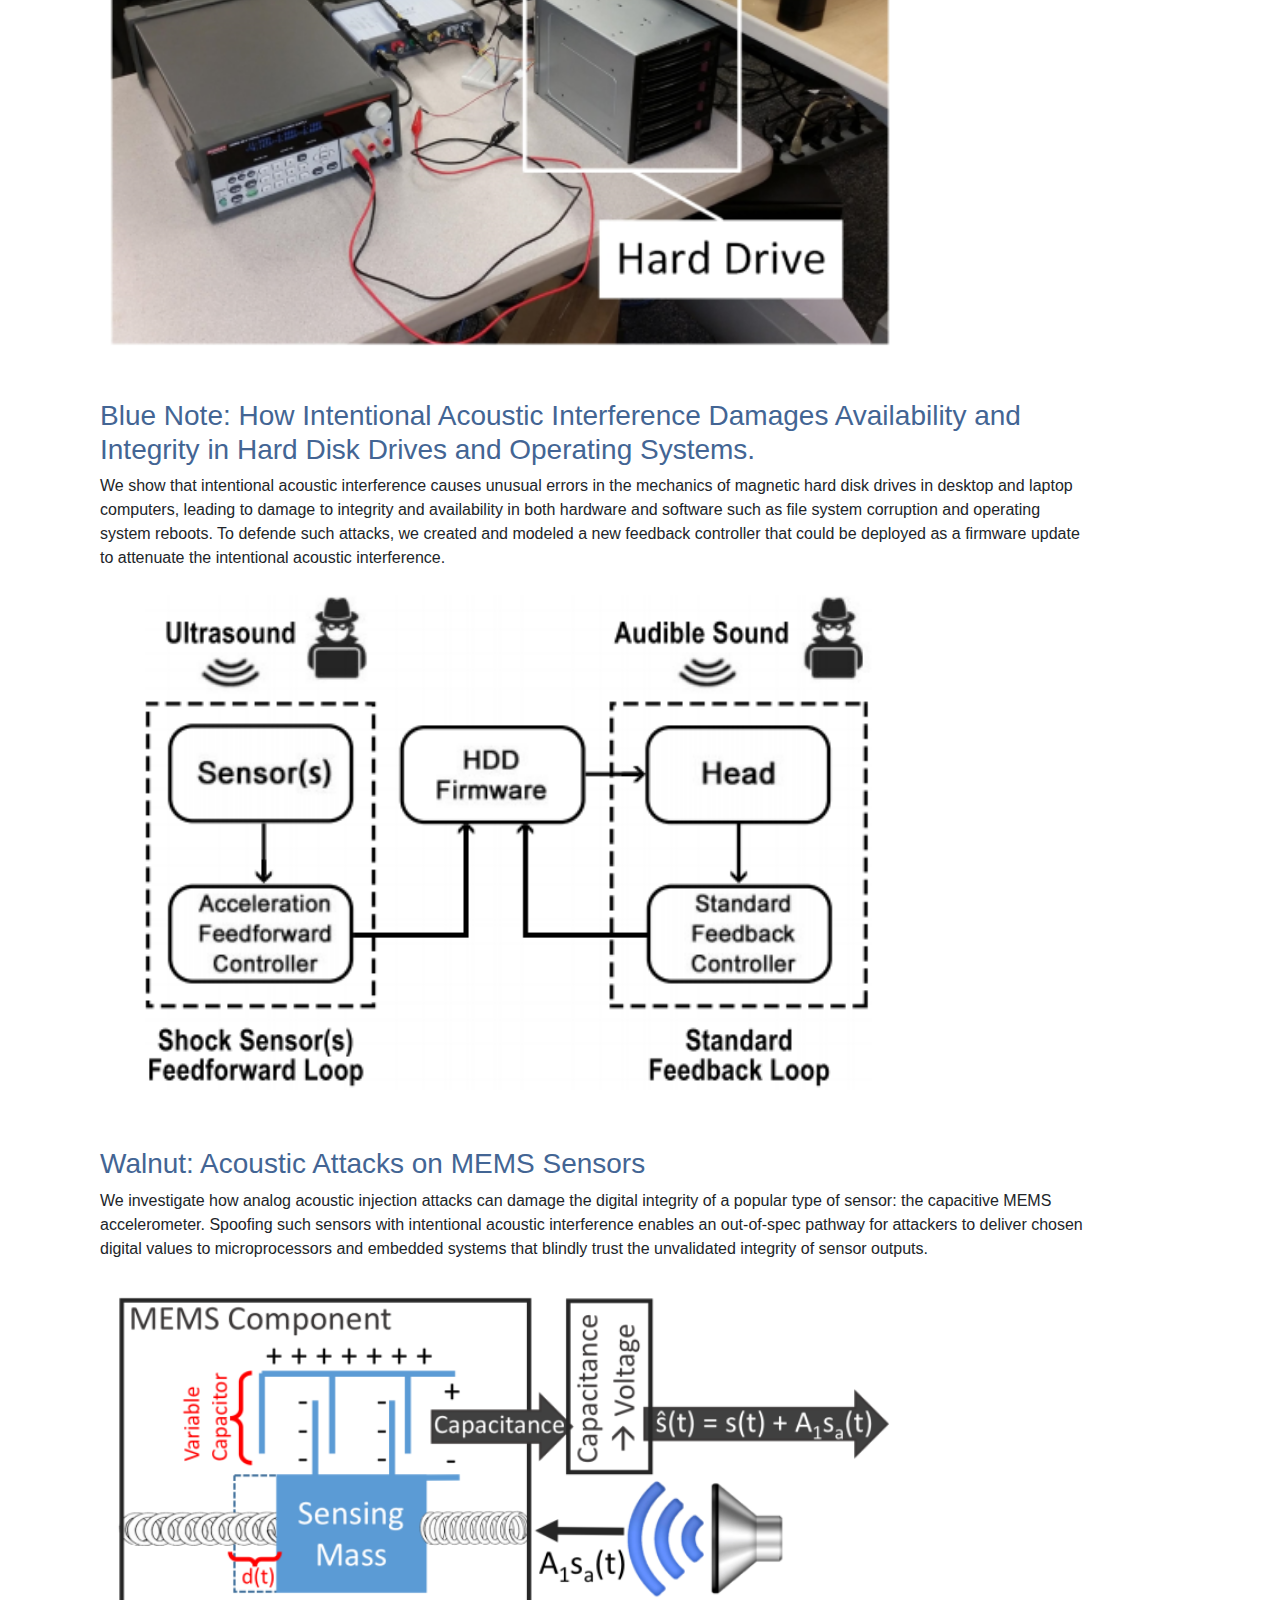
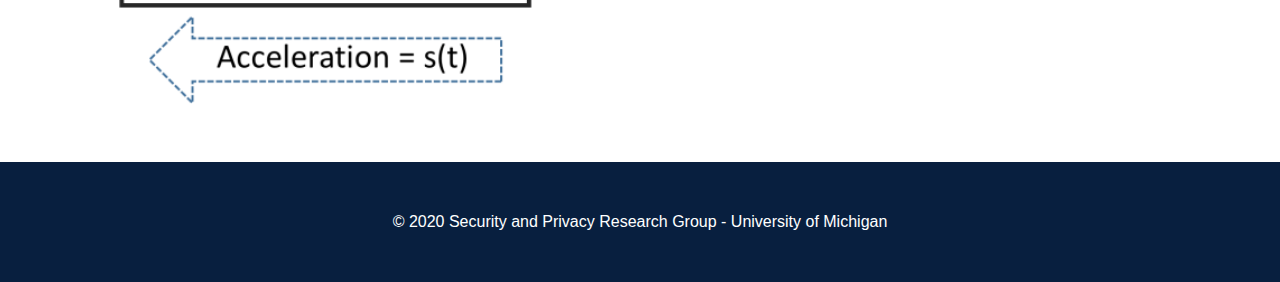
<file: project3.html>
<!DOCTYPE html>
<html lang="en">

<head>

  <meta charset="utf-8">
  <meta name="viewport" content="width=device-width, initial-scale=1, shrink-to-fit=no">
  <meta name="description" content="">
  <meta name="author" content="">

  <title>Security and Privacy for Healthcare and Medicine</title>

  <!-- Bootstrap core CSS -->
  <link href="vendor/bootstrap/css/bootstrap.min.css" rel="stylesheet">

  <!-- Custom styles for this template -->
  <link href="css/modern-business.css" rel="stylesheet">
    

</head>

<body>

            <!-- Navigation -->
            <nav class="navbar fixed-top navbar-expand-lg navbar-dark bg-dark fixed-top">
              <div class="container">
              <a class="navbar-brand" href="index.html"> <img src="photos/logos/SPQR-logo.jpg" alt=""> Security And Privacy Research Group</a>
              <button class="navbar-toggler navbar-toggler-right" type="button" data-toggle="collapse" data-target="#navbarResponsive" aria-controls="navbarResponsive" aria-expanded="false" aria-label="Toggle navigation">
              <span class="navbar-toggler-icon"></span>
              </button>
              <div class="collapse navbar-collapse" id="navbarResponsive">
              <ul class="navbar-nav ml-auto">
              <li class="nav-item">
              <a class="nav-link" href="index.html">Home</a>
              </li>
              <li class="nav-item">
              <a class="nav-link" href="people.html">People</a>
              </li>
              <li class="nav-item">
              <a class="nav-link" href="publications.html">Publications</a>
              </li>
  
              <li class="nav-item dropdown">
              <a class="nav-link dropdown-toggle" href="#" id="navbarDropdownPortfolio" data-toggle="dropdown" aria-haspopup="true" aria-expanded="false">
                Projects
              </a>
              <div class="dropdown-menu dropdown-menu-right" aria-labelledby="navbarDropdownPortfolio">
                <a class="dropdown-item" href="project1.html">Security and Privacy for Healthcare and Medicine</a>
                <a class="dropdown-item" href="project2.html">Autonomous Vehicles and Transportation</a>
                <a class="dropdown-item" href="project3.html">Hardware Security</a>
                <a class="dropdown-item" href="pastprojects.html">Past Projects</a>
          
              </div>
              </li>
             <li class="nav-item">
              <a class="nav-link" href="https://cse.engin.umich.edu/news/">News</a>
              </li>
  
              <li class="nav-item dropdown">
                  <a class="nav-link dropdown-toggle" href="#" id="navbarDropdownPortfolio" data-toggle="dropdown" aria-haspopup="true" aria-expanded="false">
                    Seminars
                  </a>
                  <div class="dropdown-menu dropdown-menu-right" aria-labelledby="navbarDropdownSeminars">
                      <a class="dropdown-item" href="https://cse.engin.umich.edu/events/">CSE Seminars</a>
                      <a class="dropdown-item" href="securityworkshop.html">Embedded Security Workshop</a>
                  </div>
              </li>
  
   
              <li class="nav-item">
              <a class="nav-link" href="jobs.html">Jobs</a>
              </li>
              <!--  <li class="nav-item dropdown">
              <a class="nav-link dropdown-toggle" href="#" id="navbarDropdownBlog" data-toggle="dropdown" aria-haspopup="true" aria-expanded="false">
                Other Pages
              </a>
              <div class="dropdown-menu dropdown-menu-right" aria-labelledby="navbarDropdownBlog">
                <a class="dropdown-item" href="full-width.html">Full Width Page</a>
                <a class="dropdown-item" href="sidebar.html">Sidebar Page</a>
                <a class="dropdown-item" href="faq.html">FAQ</a>
                <a class="dropdown-item" href="404.html">404</a>
                <a class="dropdown-item" href="pricing.html">Pricing Table</a>
              </div>
              </li> -->
              </ul>
              </div>
              </div>
              </nav>

  <!-- Page Content -->
  <div class="container">


    <!-- Project One -->
    <div class="row">
      <div class="col-md-7">
        <a href="#">
          <img class="img-fluid rounded mb-3 mb-md-0" src="photos/Projects_Hardware/main.jpg" alt="" style="margin:15px"  width="600">
        </a>
      </div>
      <div class="col-md-5">
        <h3 class="my-4">Hardware Security</h3>
          <p>Hardware security focuses on finding and addressing potential security issues from a standpoint of systems' phisical layers. In SPQR Lab, we conduct research projects on hardware security of acoustic hardware attacks and <a href="project1.html" >medical device security</a>.
          </p>      
      </div>
    </div>
      
    <br><br>
    <div class="col-md-11" >
        <h3><a href = "https://lightcommands.com/">Light Commands: Laser-Based Audio Injection Attacks on Voice-Controllable Systems</a> </h3>
        <p> Using modulated laser light as a means for acoustic signal injection into MEMS microphones, we show that voice-controllable systems can be exploited from long distance and through windows. This vulnerability to light is inherent to MEMs microphones, and we present several defenses that can be used to defend voice-controllable systems.</p>
        <img class="img-fluid rounded mb-3 mb-md-0" src="photos/Projects_Hardware/setup_tower.png" alt="" width="800"><br><br><br>
        <h3><a href = "https://spqr.eecs.umich.edu/papers/Kwong-HDDphone-IEEE-SP-2019.pdf">       Hard Drive of Hearing: Disks that Eavesdrop with a Synthesized Microphone.</a> </h3>
        <p>We demonstrate that the mechanical components in magnetic hard disk drives behave as microphones with sufficient precision to extract and parse human speech. We also present defense mechanisms, such as the use of ultrasonic aliasing, that can mitigate acoustic eavesdropping by synthesized microphones in hard disk drives.</p>
        <img class="img-fluid rounded mb-3 mb-md-0" src="photos/Projects_Hardware/hearing.png" alt="" width="800"><br><br><br>
        <h3><a href = "https://spqr.eecs.umich.edu/papers/bolton-blue-note-IEEESSP-2018.pdf">       Blue Note: How Intentional Acoustic Interference Damages Availability and Integrity in Hard Disk Drives and Operating Systems.</a> </h3>
        <p>We show that intentional acoustic interference causes unusual errors in the mechanics of magnetic hard disk drives in desktop and laptop computers, leading to damage to integrity and availability in both hardware and software such as file system corruption and operating system reboots. To defende such attacks, we created and modeled a new feedback controller that could be deployed as a firmware update to attenuate the intentional acoustic interference. </p>
        <img class="img-fluid rounded mb-3 mb-md-0" src="photos/Projects_Hardware/bluenote.png" alt=""  width="800"><br><br><br>
        <h3><a href = "https://spqr.eecs.umich.edu/walnut/">       Walnut:  Acoustic Attacks on MEMS Sensors </a> </h3>
        <p>We investigate how analog acoustic injection attacks can damage the digital integrity of a popular type of sensor: the capacitive MEMS accelerometer. Spoofing such sensors with intentional acoustic interference enables an out-of-spec pathway for attackers to deliver chosen digital values to microprocessors and embedded systems that blindly trust the unvalidated integrity of sensor outputs.</p>
        <img class="img-fluid rounded mb-3 mb-md-0" src="photos/Projects_Hardware/walnut.png" alt=""  width="800"><br><br><br>

    <!-- /.row -->


</div>
  </div>
  <!-- /.container -->

   <!-- Footer -->
  <footer class="py-5 bg-dark">
    <div class="container">
      <p class="m-0 text-center text-white">&copy; 2020 Security and Privacy Research Group - University of Michigan</p>
  </div>
  <!-- /.container -->
  </footer>

  <!-- Bootstrap core JavaScript -->
  <script src="vendor/jquery/jquery.min.js"></script>
  <script src="vendor/bootstrap/js/bootstrap.bundle.min.js"></script>

</body>

</html>
</file>
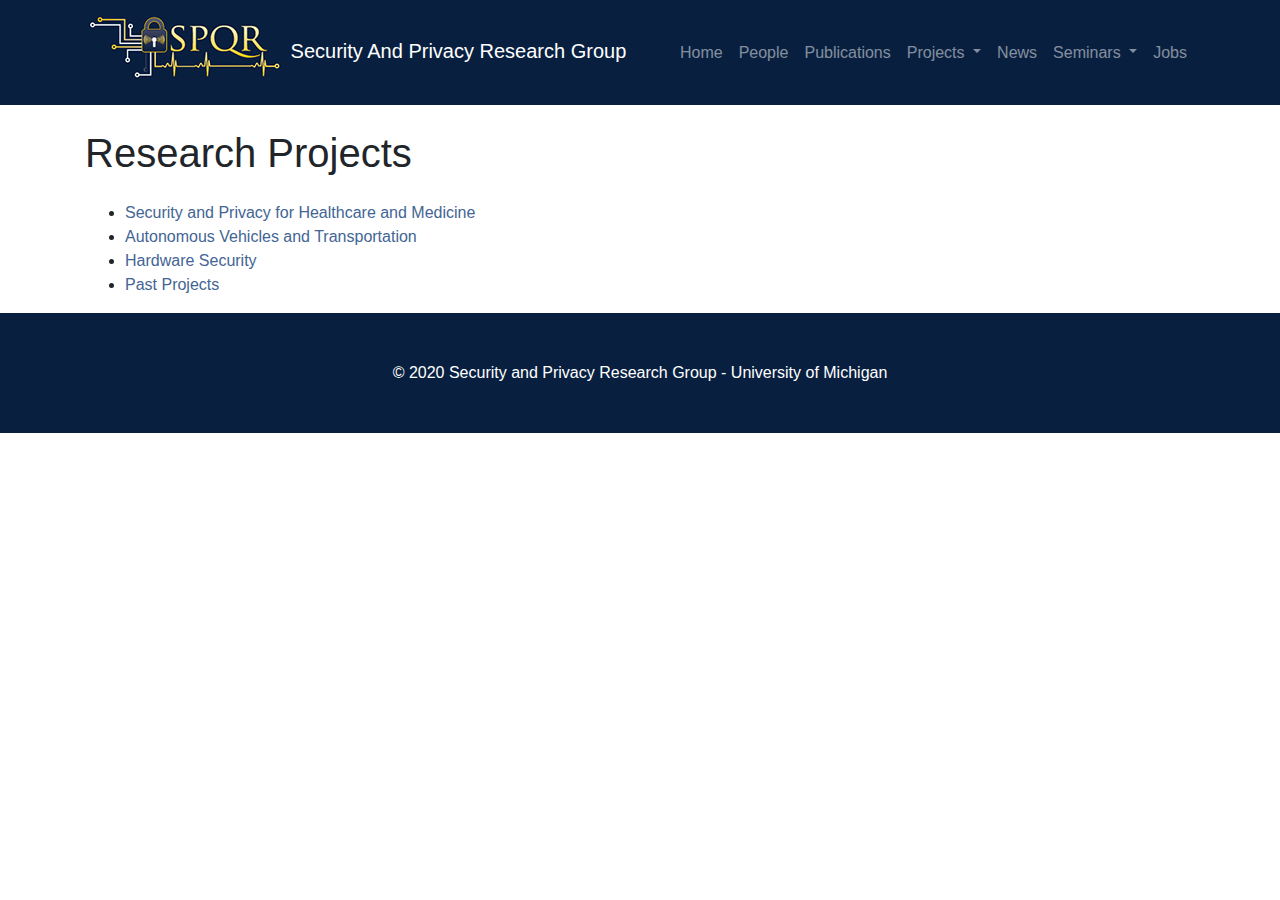
<file: projects.html>
<!DOCTYPE html>
<html lang="en">

<head>

  <meta charset="utf-8">
  <meta name="viewport" content="width=device-width, initial-scale=1, shrink-to-fit=no">
  <meta name="description" content="">
  <meta name="author" content="">

  <title>Research Projects</title>

  <!-- Bootstrap core CSS -->
  <link href="vendor/bootstrap/css/bootstrap.min.css" rel="stylesheet">

  <!-- Custom styles for this template -->
  <link href="css/modern-business.css" rel="stylesheet">

</head>

<body>

            <!-- Navigation -->
            <nav class="navbar fixed-top navbar-expand-lg navbar-dark bg-dark fixed-top">
              <div class="container">
              <a class="navbar-brand" href="index.html"> <img src="photos/logos/SPQR-logo.jpg" alt=""> Security And Privacy Research Group</a>
              <button class="navbar-toggler navbar-toggler-right" type="button" data-toggle="collapse" data-target="#navbarResponsive" aria-controls="navbarResponsive" aria-expanded="false" aria-label="Toggle navigation">
              <span class="navbar-toggler-icon"></span>
              </button>
              <div class="collapse navbar-collapse" id="navbarResponsive">
              <ul class="navbar-nav ml-auto">
              <li class="nav-item">
              <a class="nav-link" href="index.html">Home</a>
              </li>
              <li class="nav-item">
              <a class="nav-link" href="people.html">People</a>
              </li>
              <li class="nav-item">
              <a class="nav-link" href="publications.html">Publications</a>
              </li>
  
              <li class="nav-item dropdown">
              <a class="nav-link dropdown-toggle" href="#" id="navbarDropdownPortfolio" data-toggle="dropdown" aria-haspopup="true" aria-expanded="false">
                Projects
              </a>
              <div class="dropdown-menu dropdown-menu-right" aria-labelledby="navbarDropdownPortfolio">
                <a class="dropdown-item" href="project1.html">Security and Privacy for Healthcare and Medicine</a>
                <a class="dropdown-item" href="project2.html">Autonomous Vehicles and Transportation</a>
                <a class="dropdown-item" href="project3.html">Hardware Security</a>
                <a class="dropdown-item" href="pastprojects.html">Past Projects</a>
          
              </div>
              </li>
             <li class="nav-item">
              <a class="nav-link" href="https://cse.engin.umich.edu/news/">News</a>
              </li>
  
              <li class="nav-item dropdown">
                  <a class="nav-link dropdown-toggle" href="#" id="navbarDropdownPortfolio" data-toggle="dropdown" aria-haspopup="true" aria-expanded="false">
                    Seminars
                  </a>
                  <div class="dropdown-menu dropdown-menu-right" aria-labelledby="navbarDropdownSeminars">
                      <a class="dropdown-item" href="https://cse.engin.umich.edu/events/">CSE Seminars</a>
                      <a class="dropdown-item" href="securityworkshop.html">Embedded Security Workshop</a>
                  </div>
              </li>
  
   
              <li class="nav-item">
              <a class="nav-link" href="jobs.html">Jobs</a>
              </li>
              <!--  <li class="nav-item dropdown">
              <a class="nav-link dropdown-toggle" href="#" id="navbarDropdownBlog" data-toggle="dropdown" aria-haspopup="true" aria-expanded="false">
                Other Pages
              </a>
              <div class="dropdown-menu dropdown-menu-right" aria-labelledby="navbarDropdownBlog">
                <a class="dropdown-item" href="full-width.html">Full Width Page</a>
                <a class="dropdown-item" href="sidebar.html">Sidebar Page</a>
                <a class="dropdown-item" href="faq.html">FAQ</a>
                <a class="dropdown-item" href="404.html">404</a>
                <a class="dropdown-item" href="pricing.html">Pricing Table</a>
              </div>
              </li> -->
              </ul>
              </div>
              </div>
              </nav>

  <!-- Page Content -->
  <div class="container">


    <!-- Project One -->
    <div class="row">
      <div class="col-md-5">
        <h1 class="my-4">Research Projects</h1>
        <ul>
          <li>
            <a href="#">Security and Privacy for Healthcare and Medicine</a>
          </li>
          <li><a href="#">Autonomous Vehicles and Transportation</a></li>
          <li><a href="#">Hardware Security</a></li>
          <li><a href="#">Past Projects</a></li>
        </ul>
      </div>
    </div>
    <!-- /.row -->



  </div>
  <!-- /.container -->

   <!-- Footer -->
  <footer class="py-5 bg-dark">
    <div class="container">
      <p class="m-0 text-center text-white">&copy; 2020 Security and Privacy Research Group - University of Michigan</p>
  </div>
  <!-- /.container -->
  </footer>

  <!-- Bootstrap core JavaScript -->
  <script src="vendor/jquery/jquery.min.js"></script>
  <script src="vendor/bootstrap/js/bootstrap.bundle.min.js"></script>

</body>

</html>
</file>
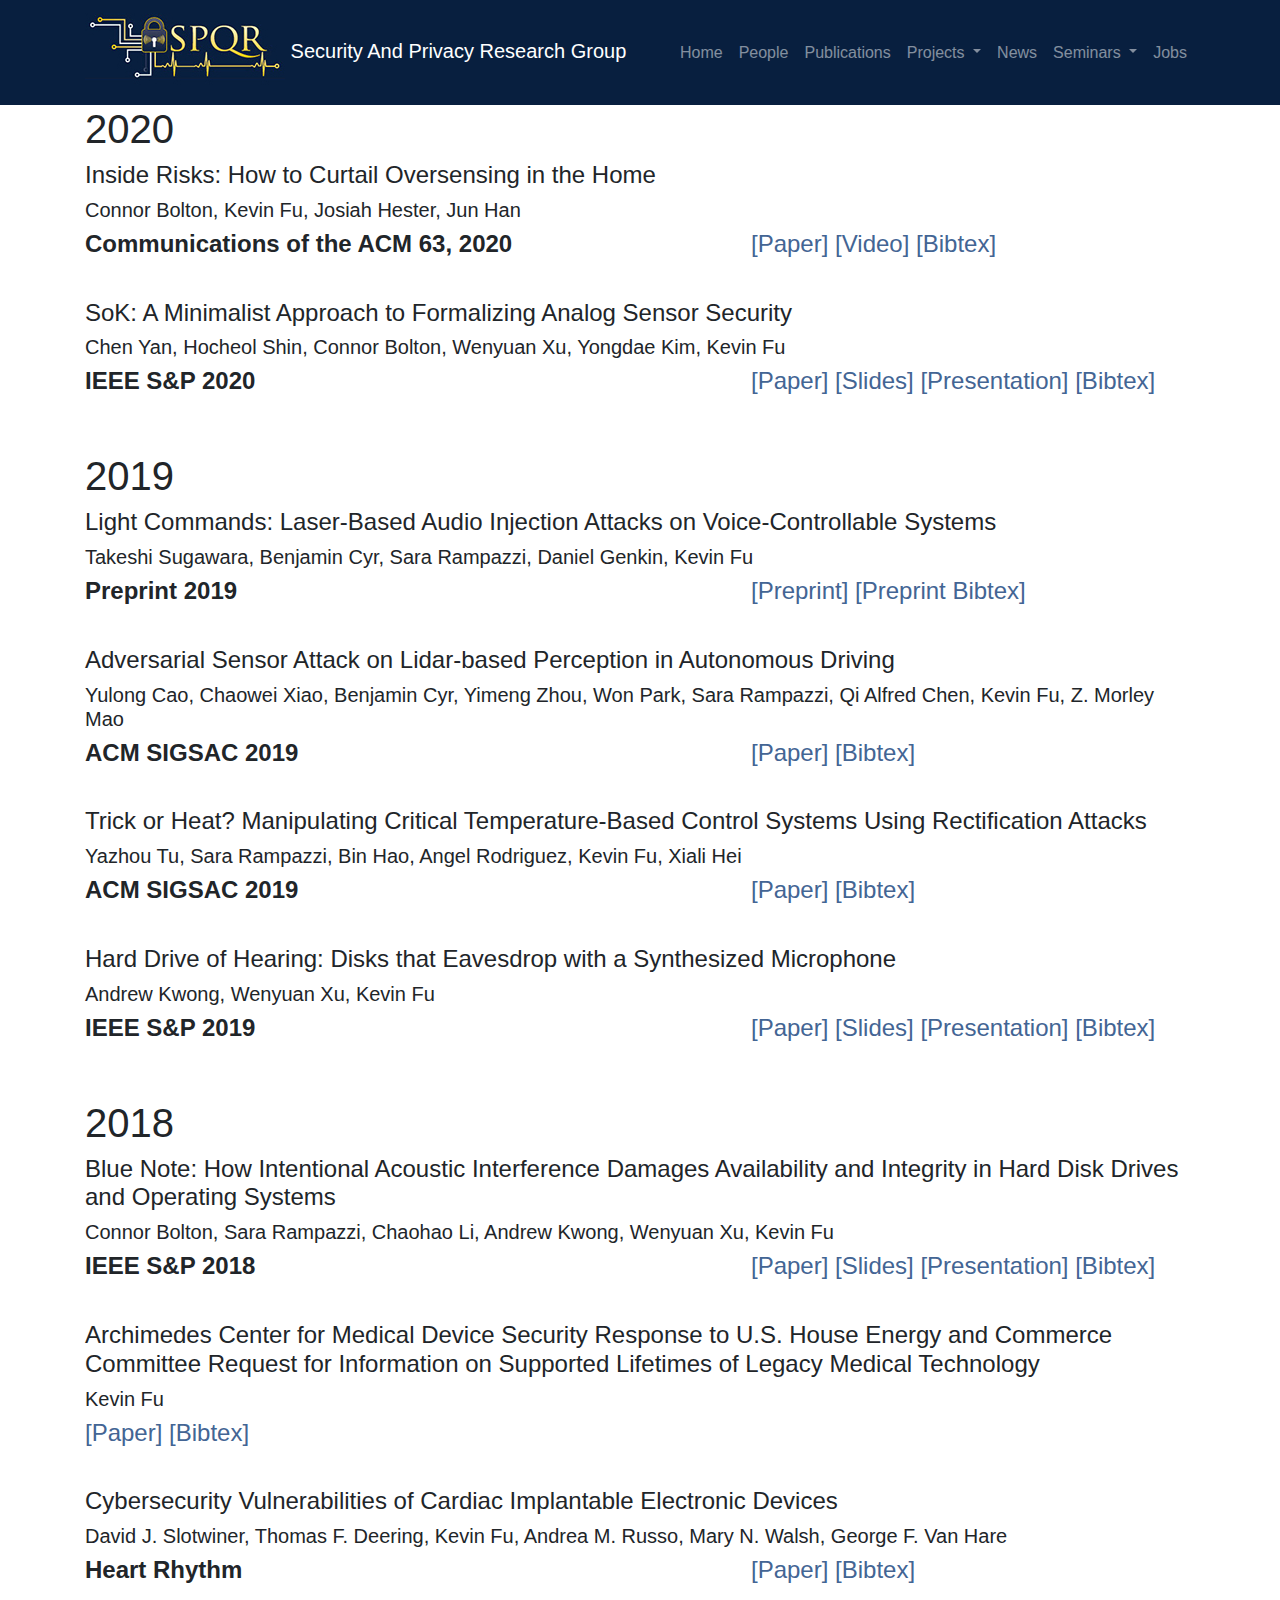
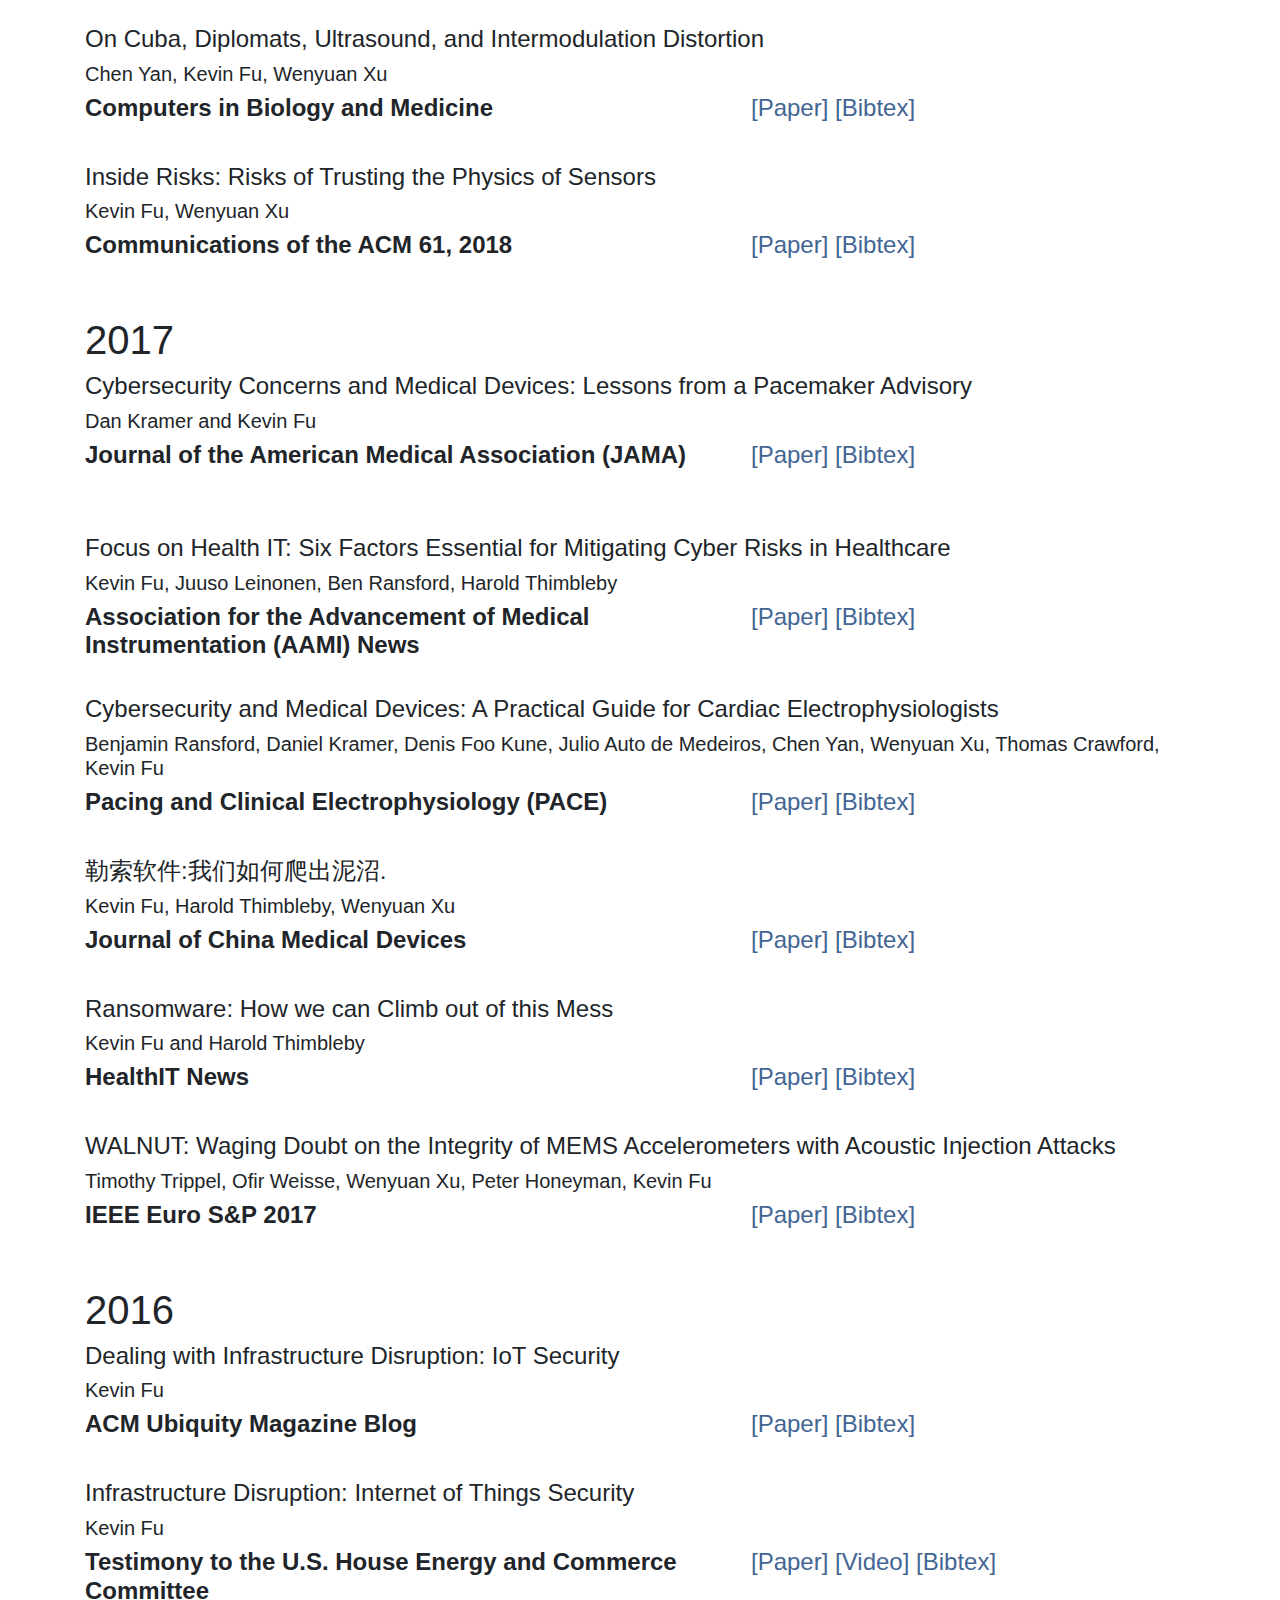
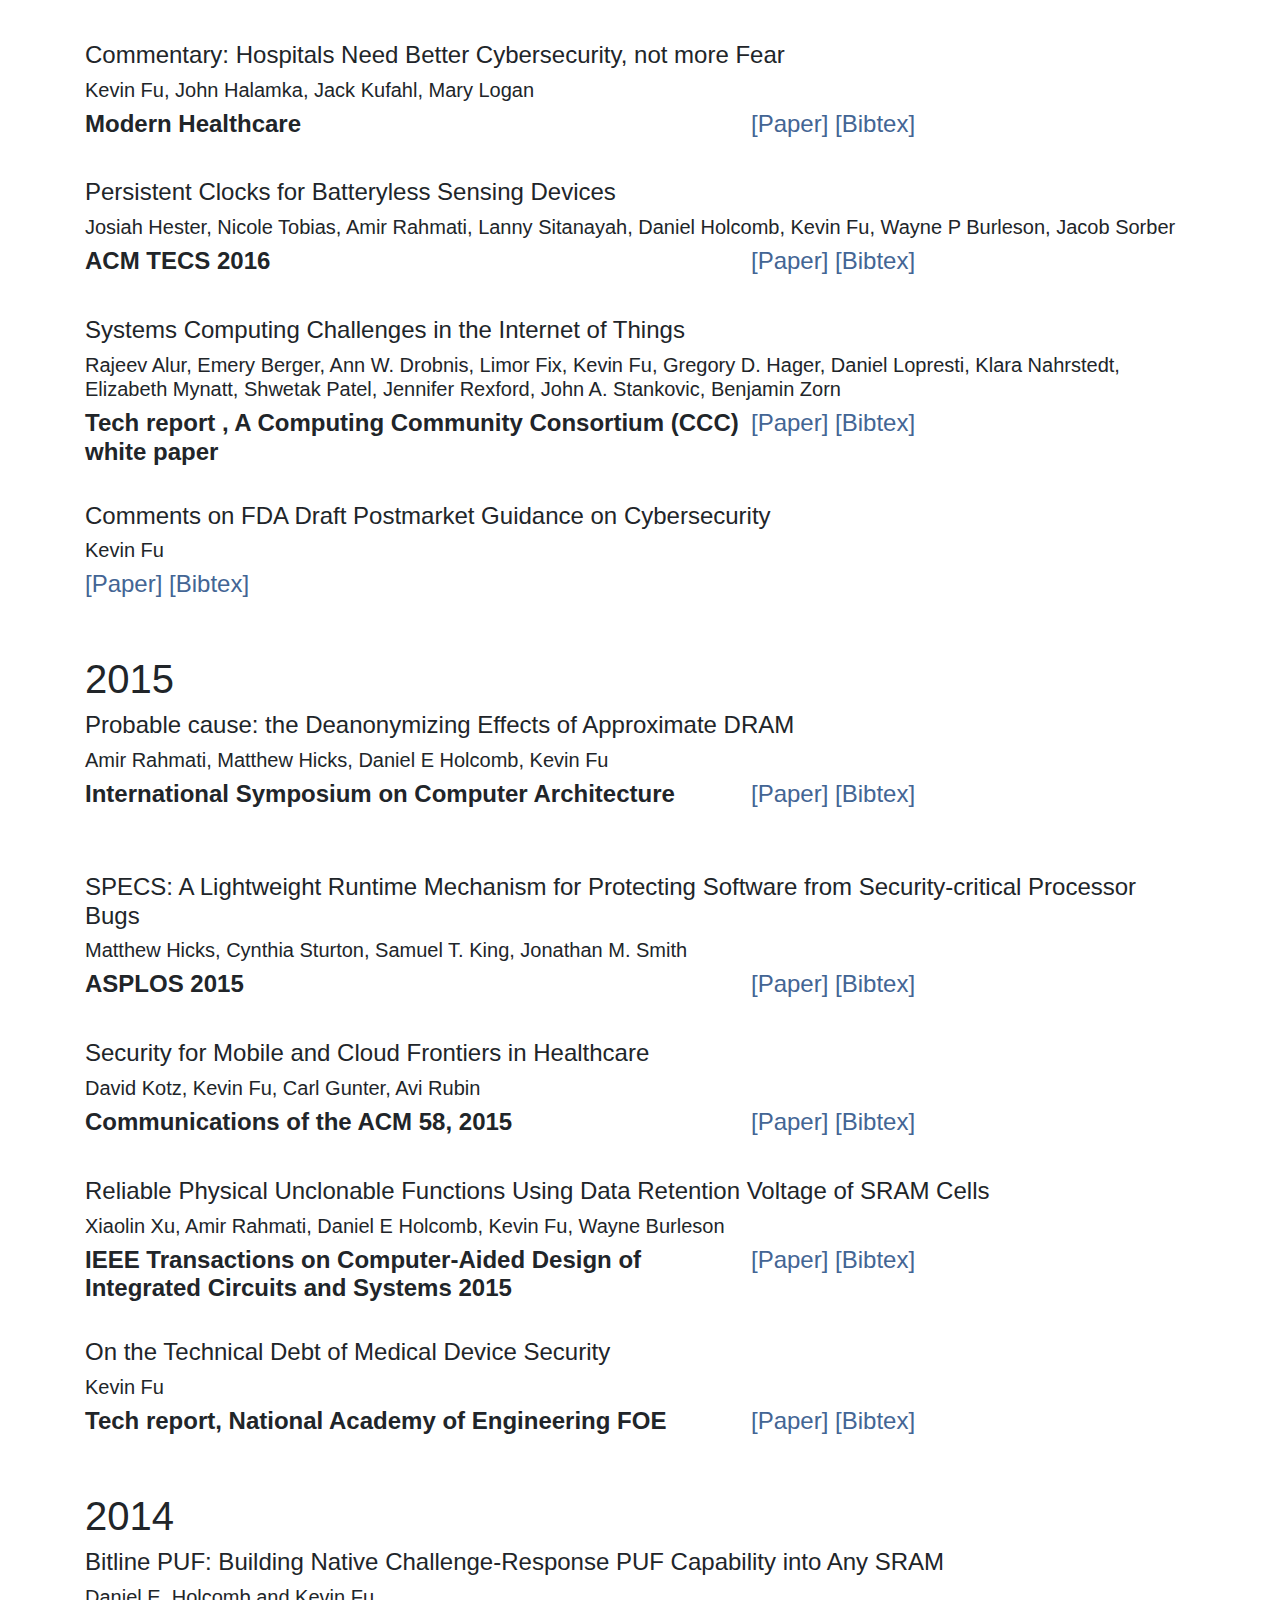
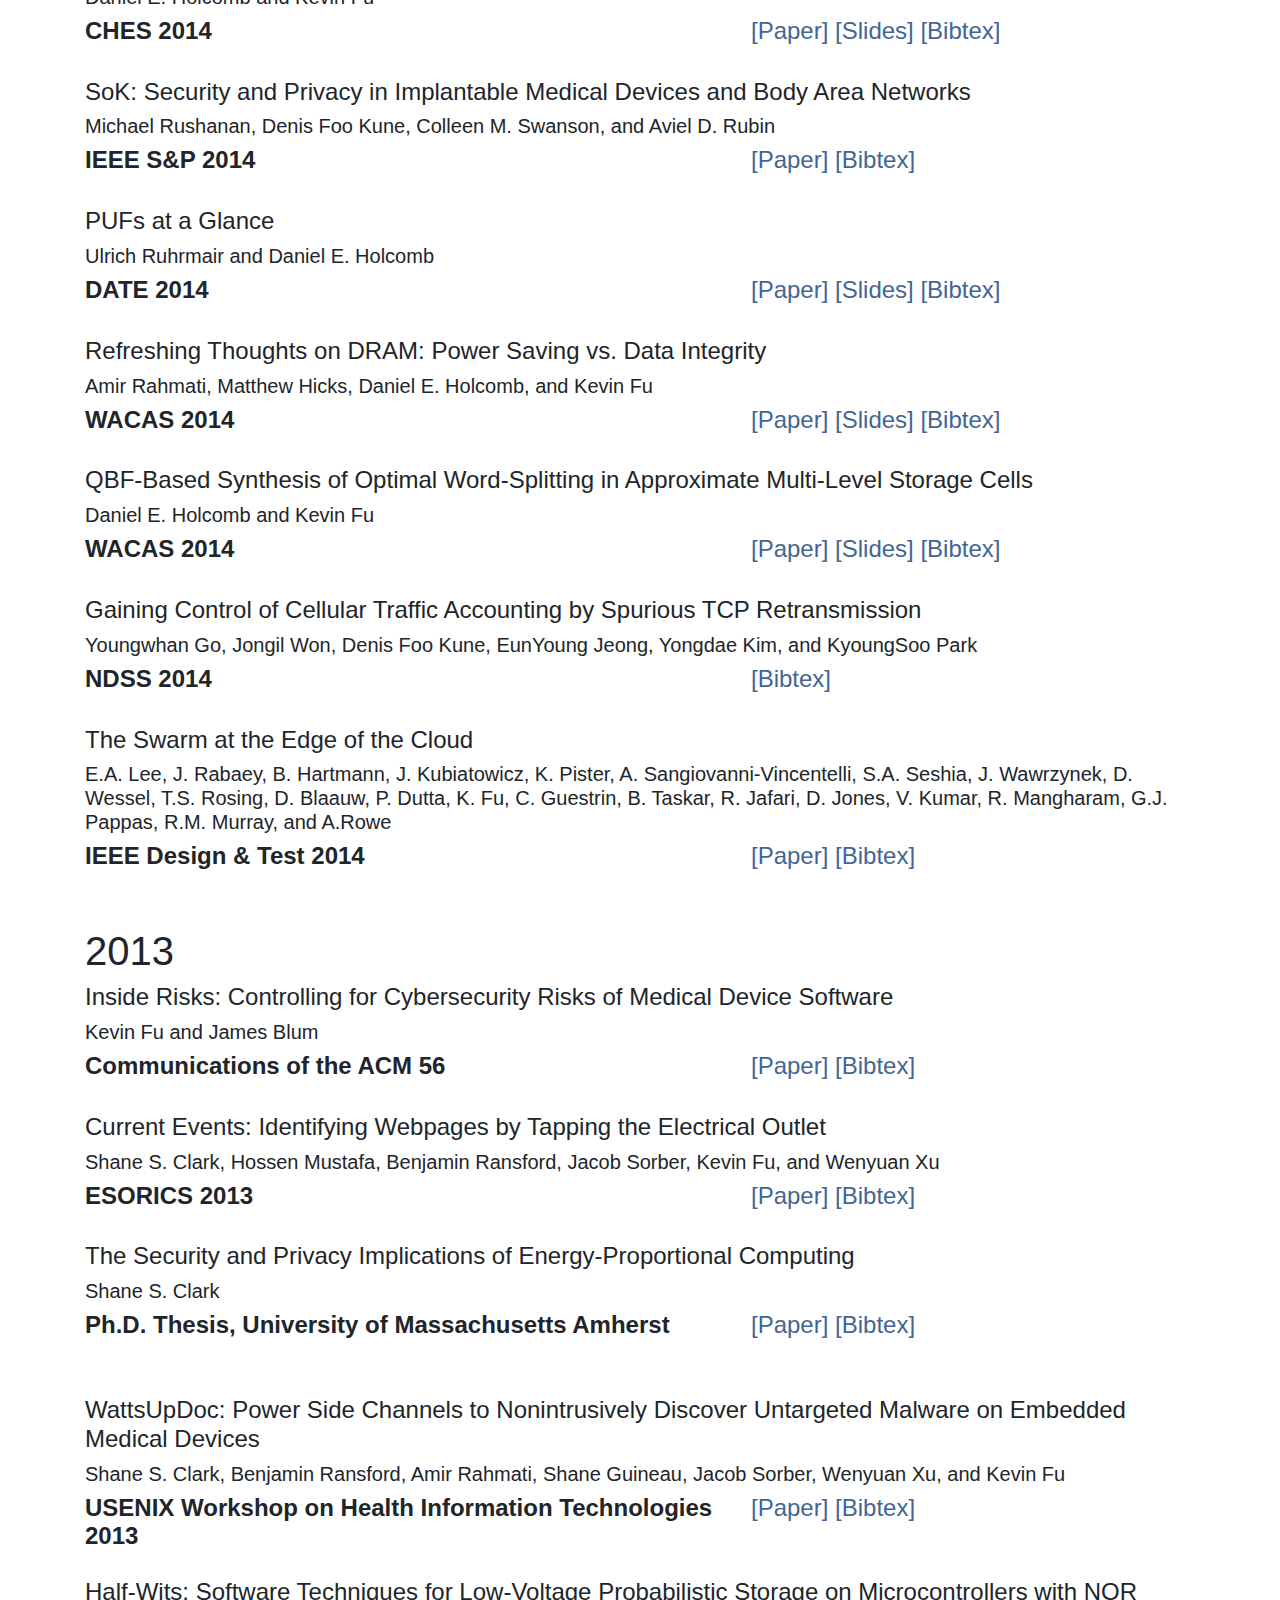
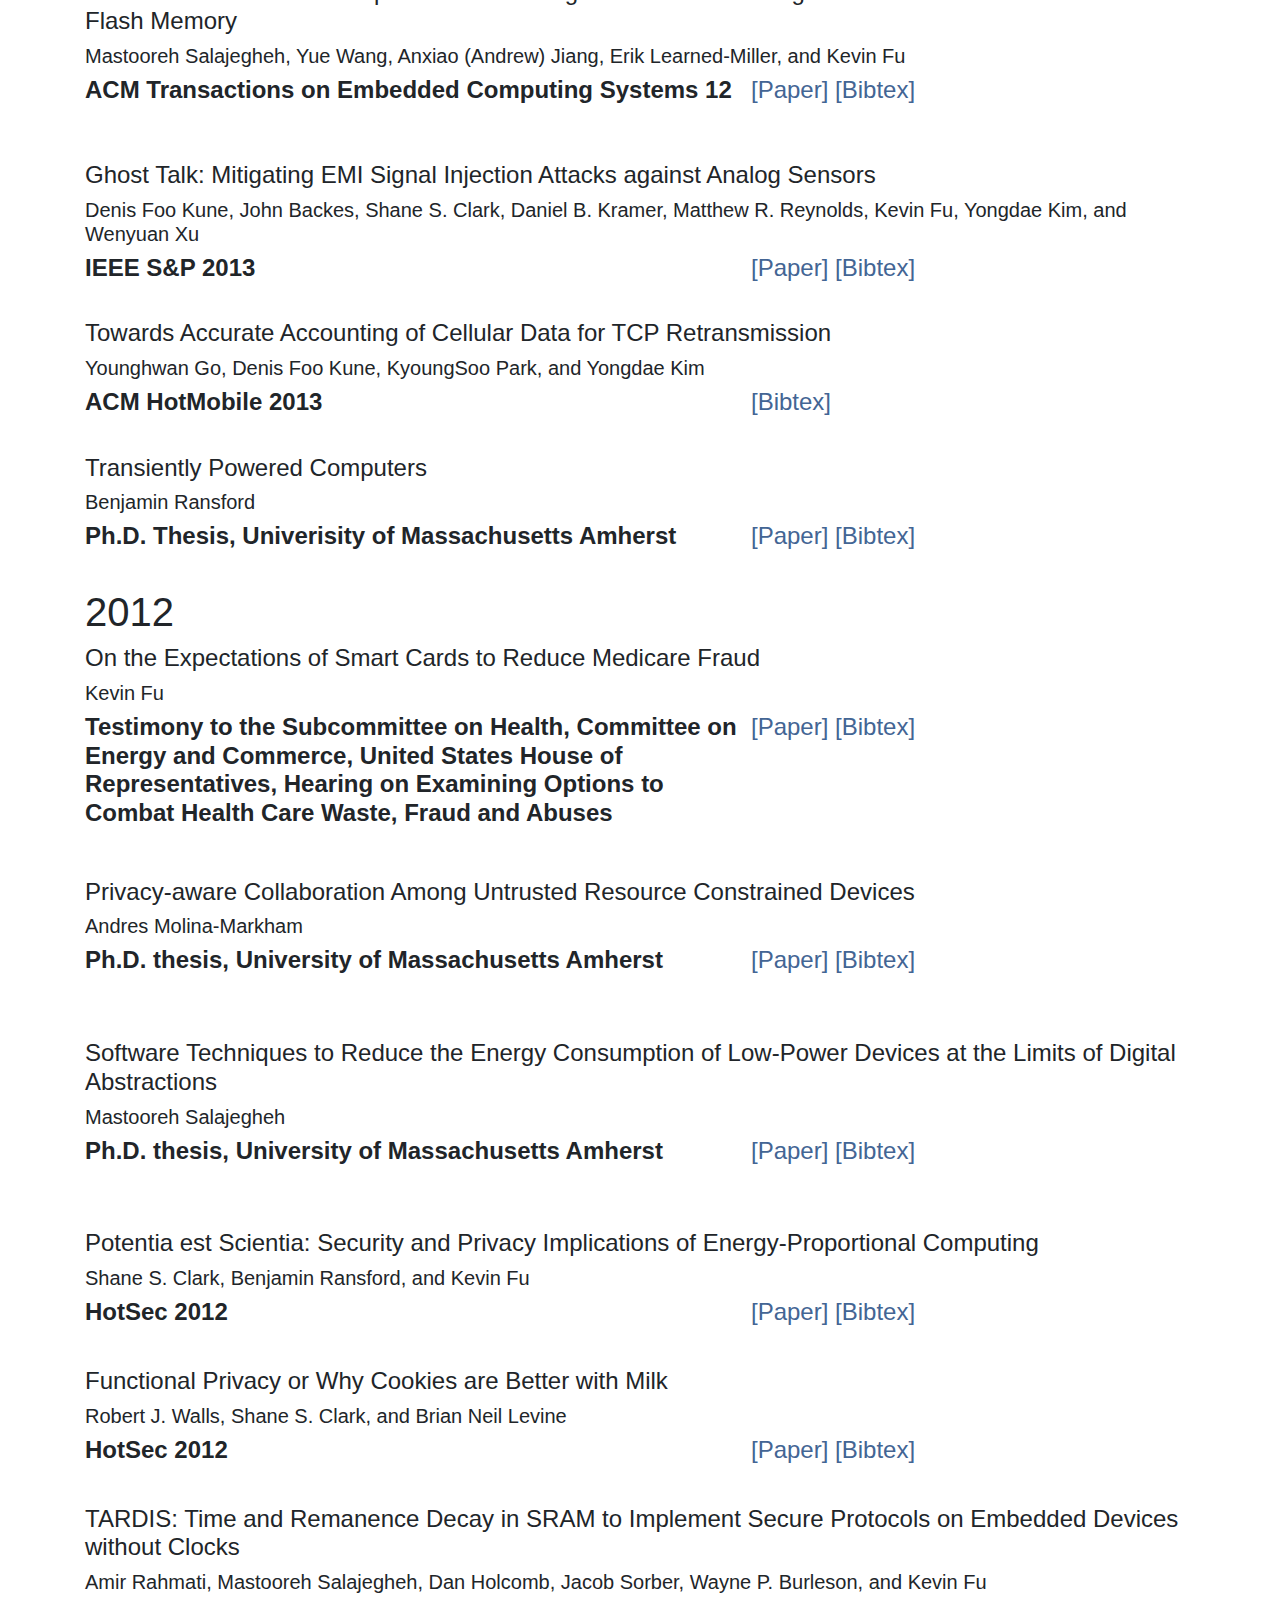
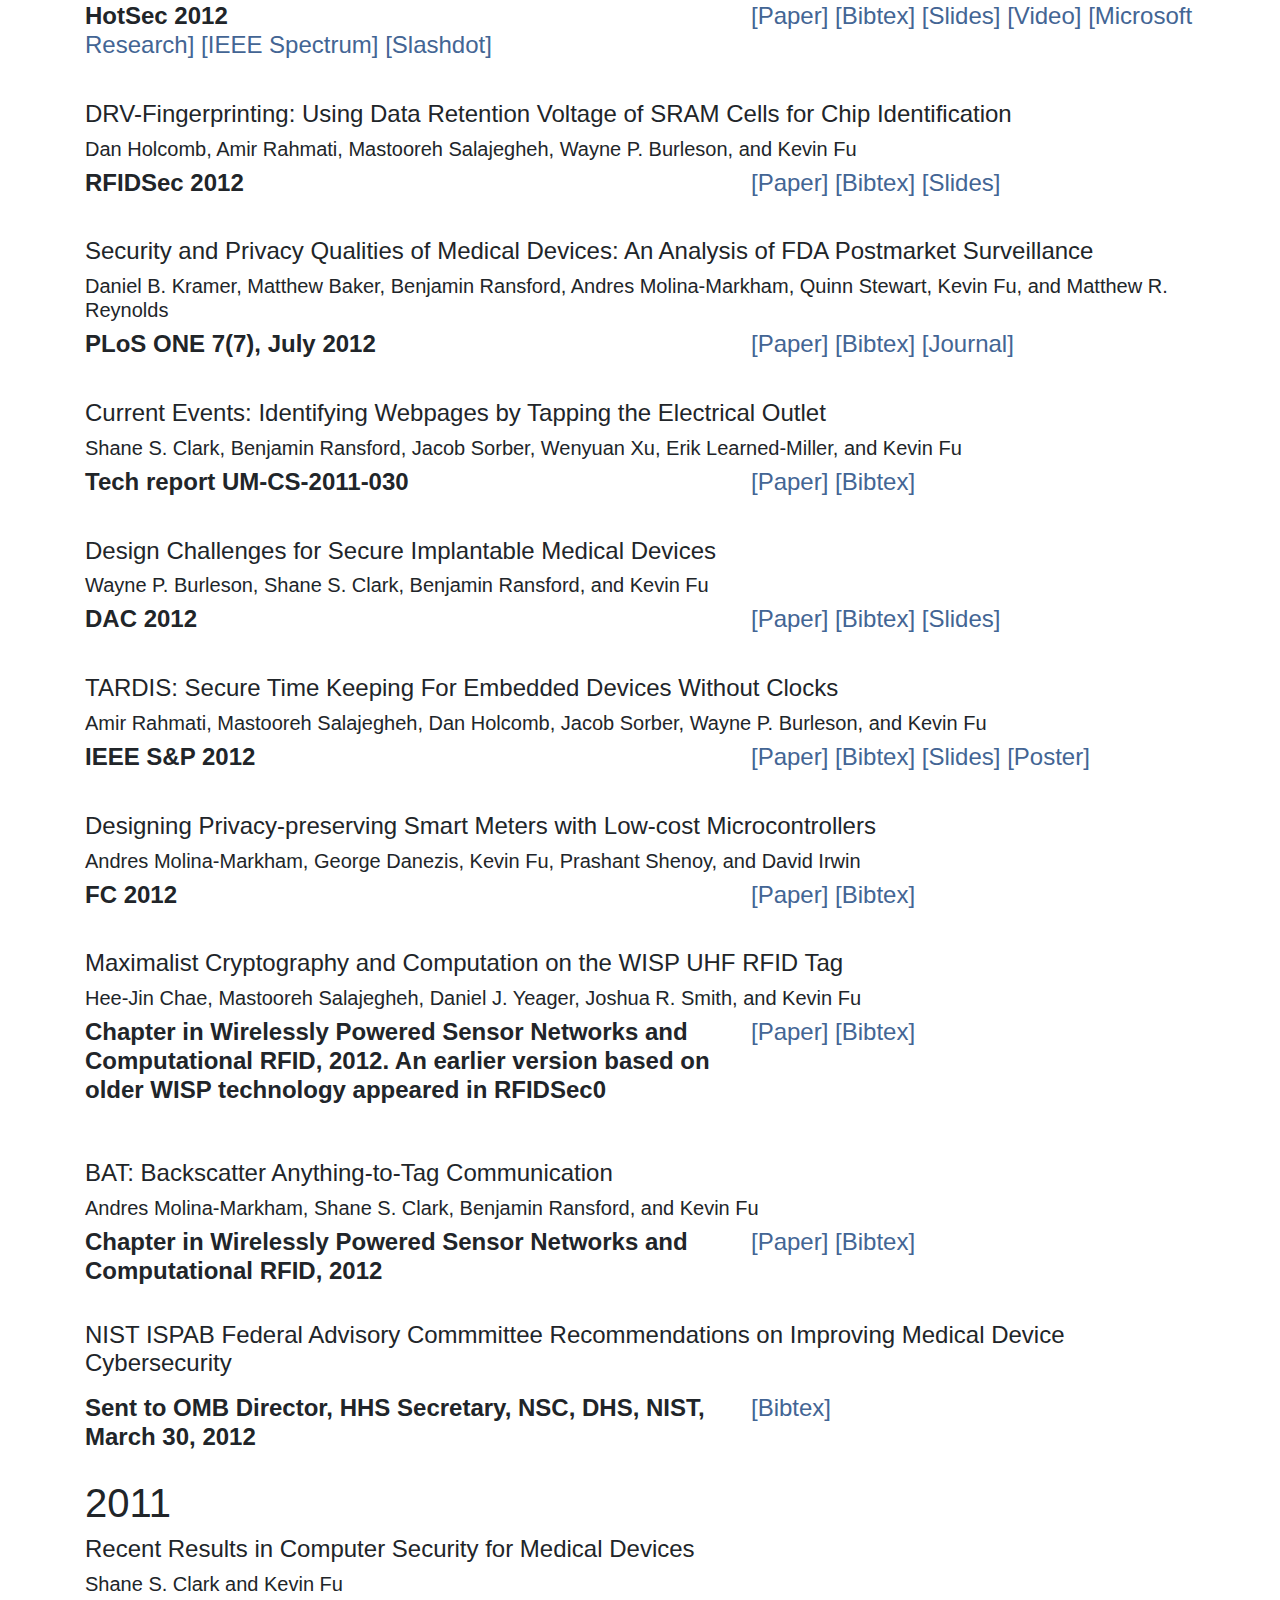
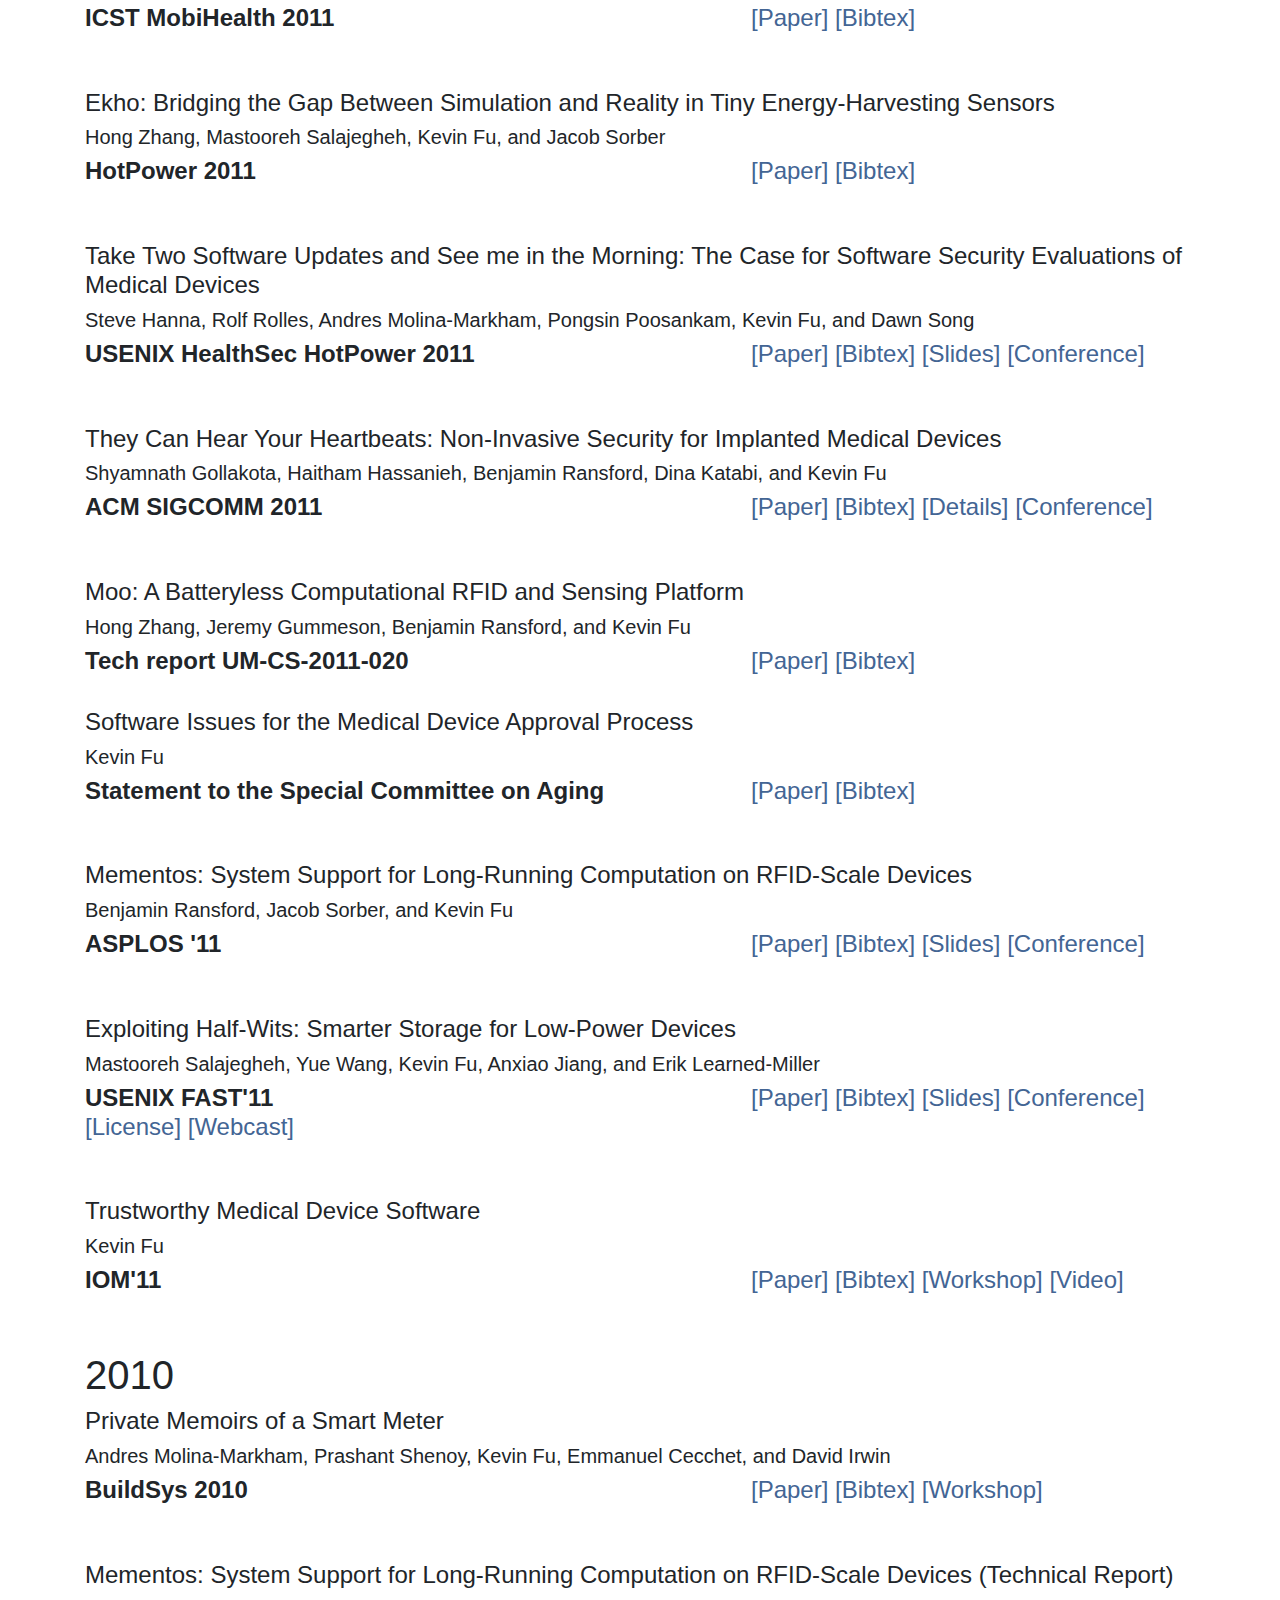
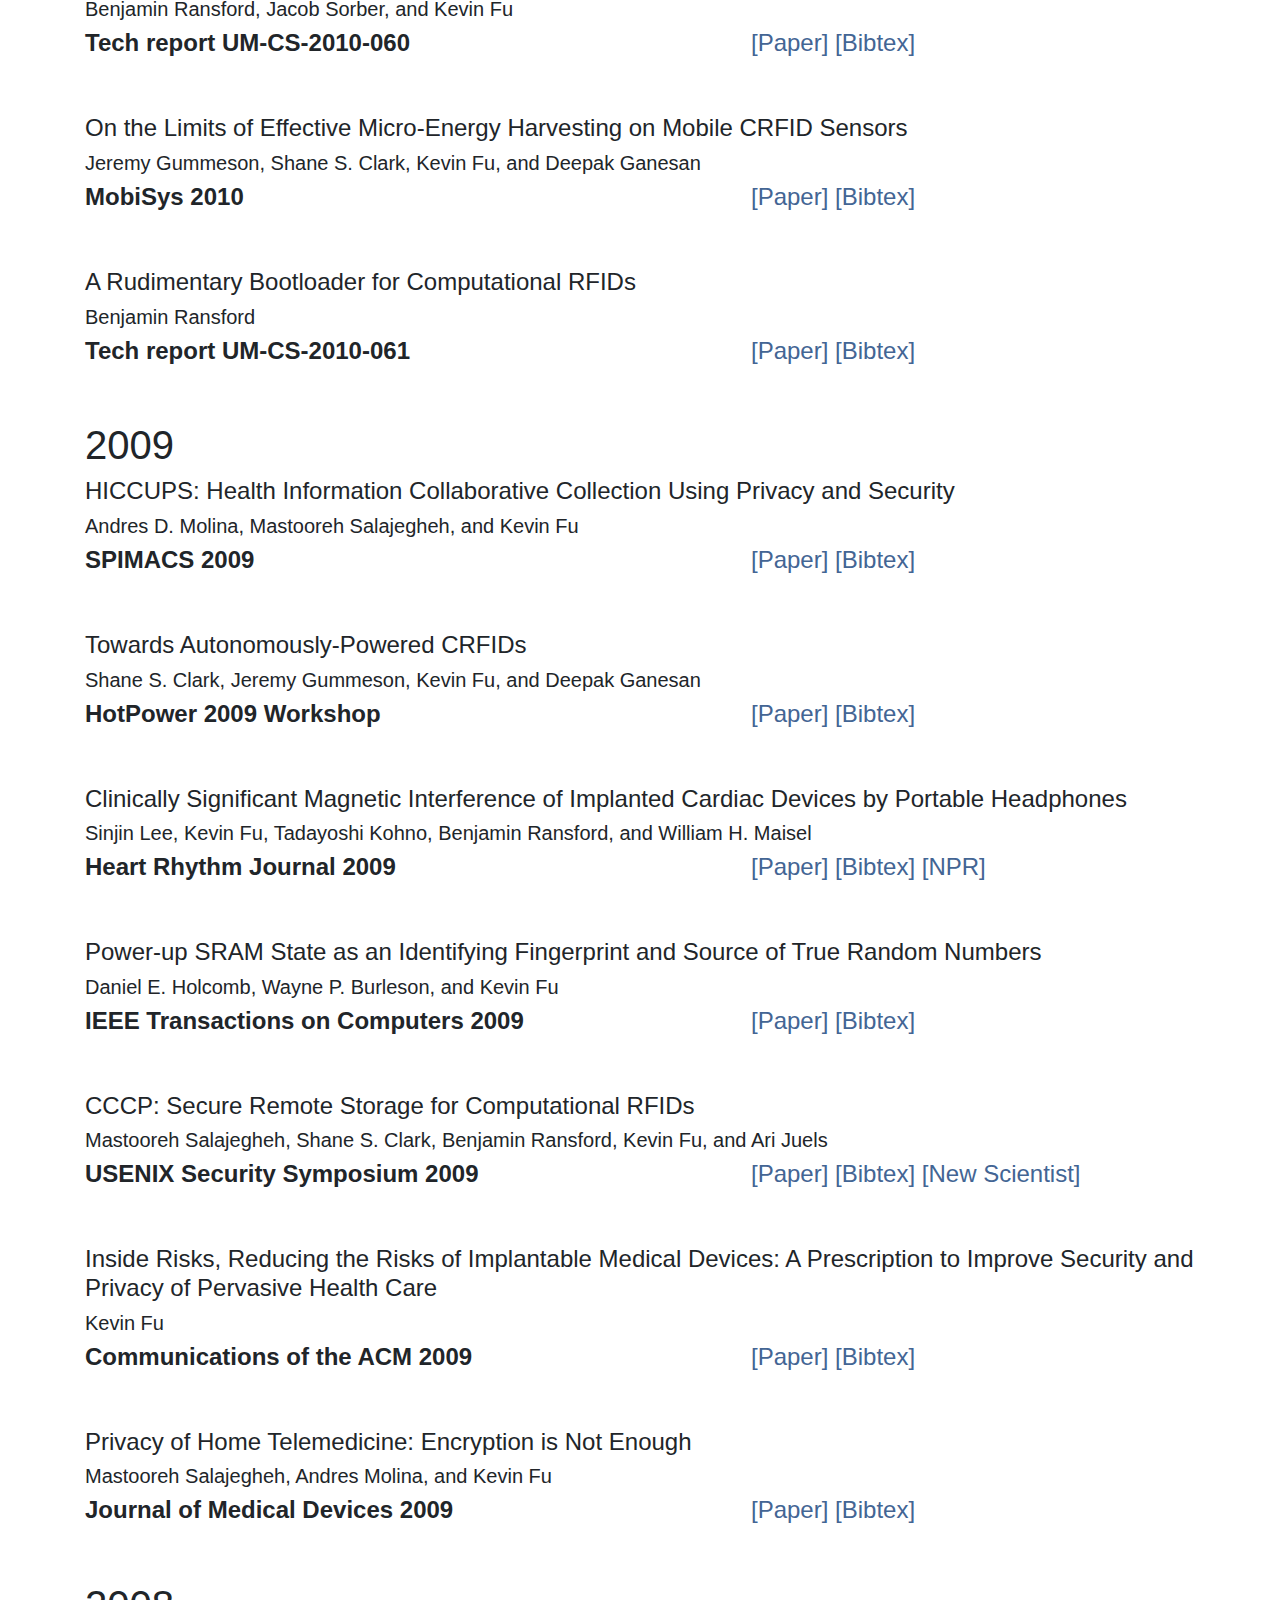
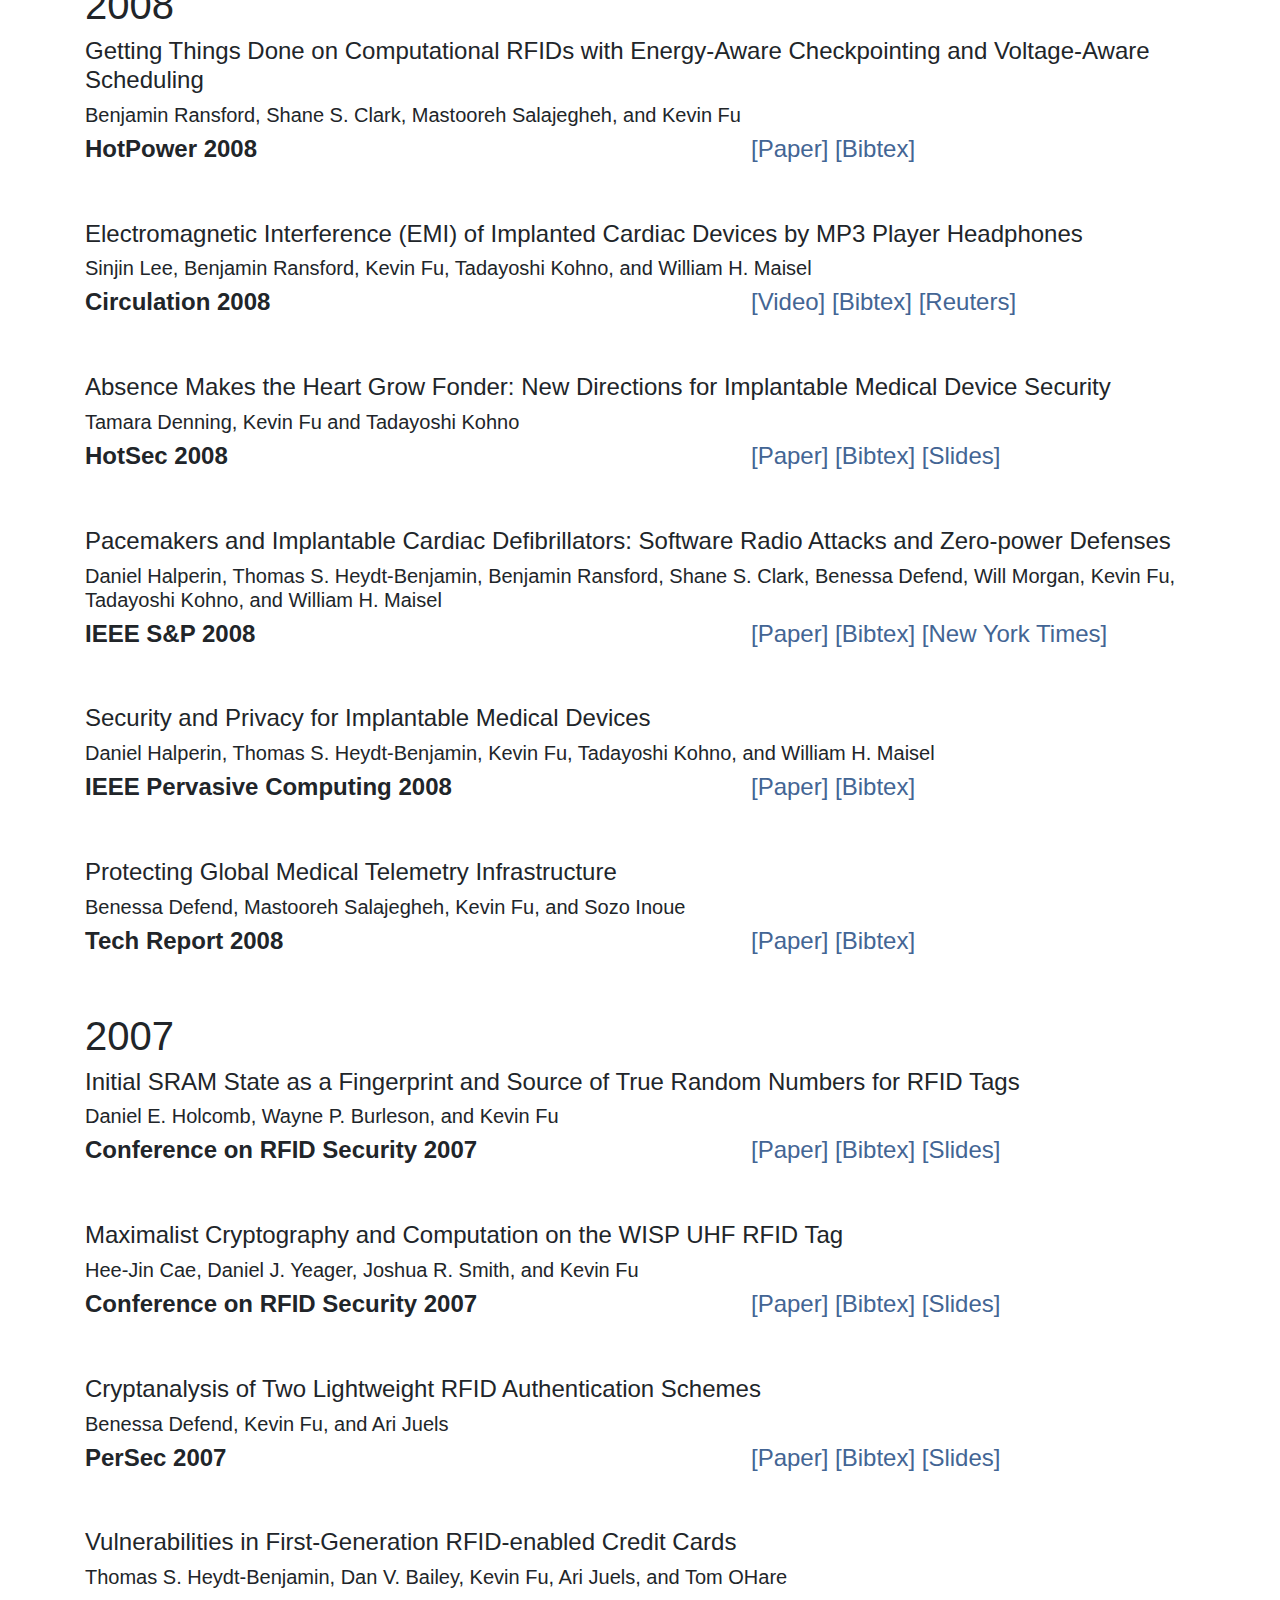
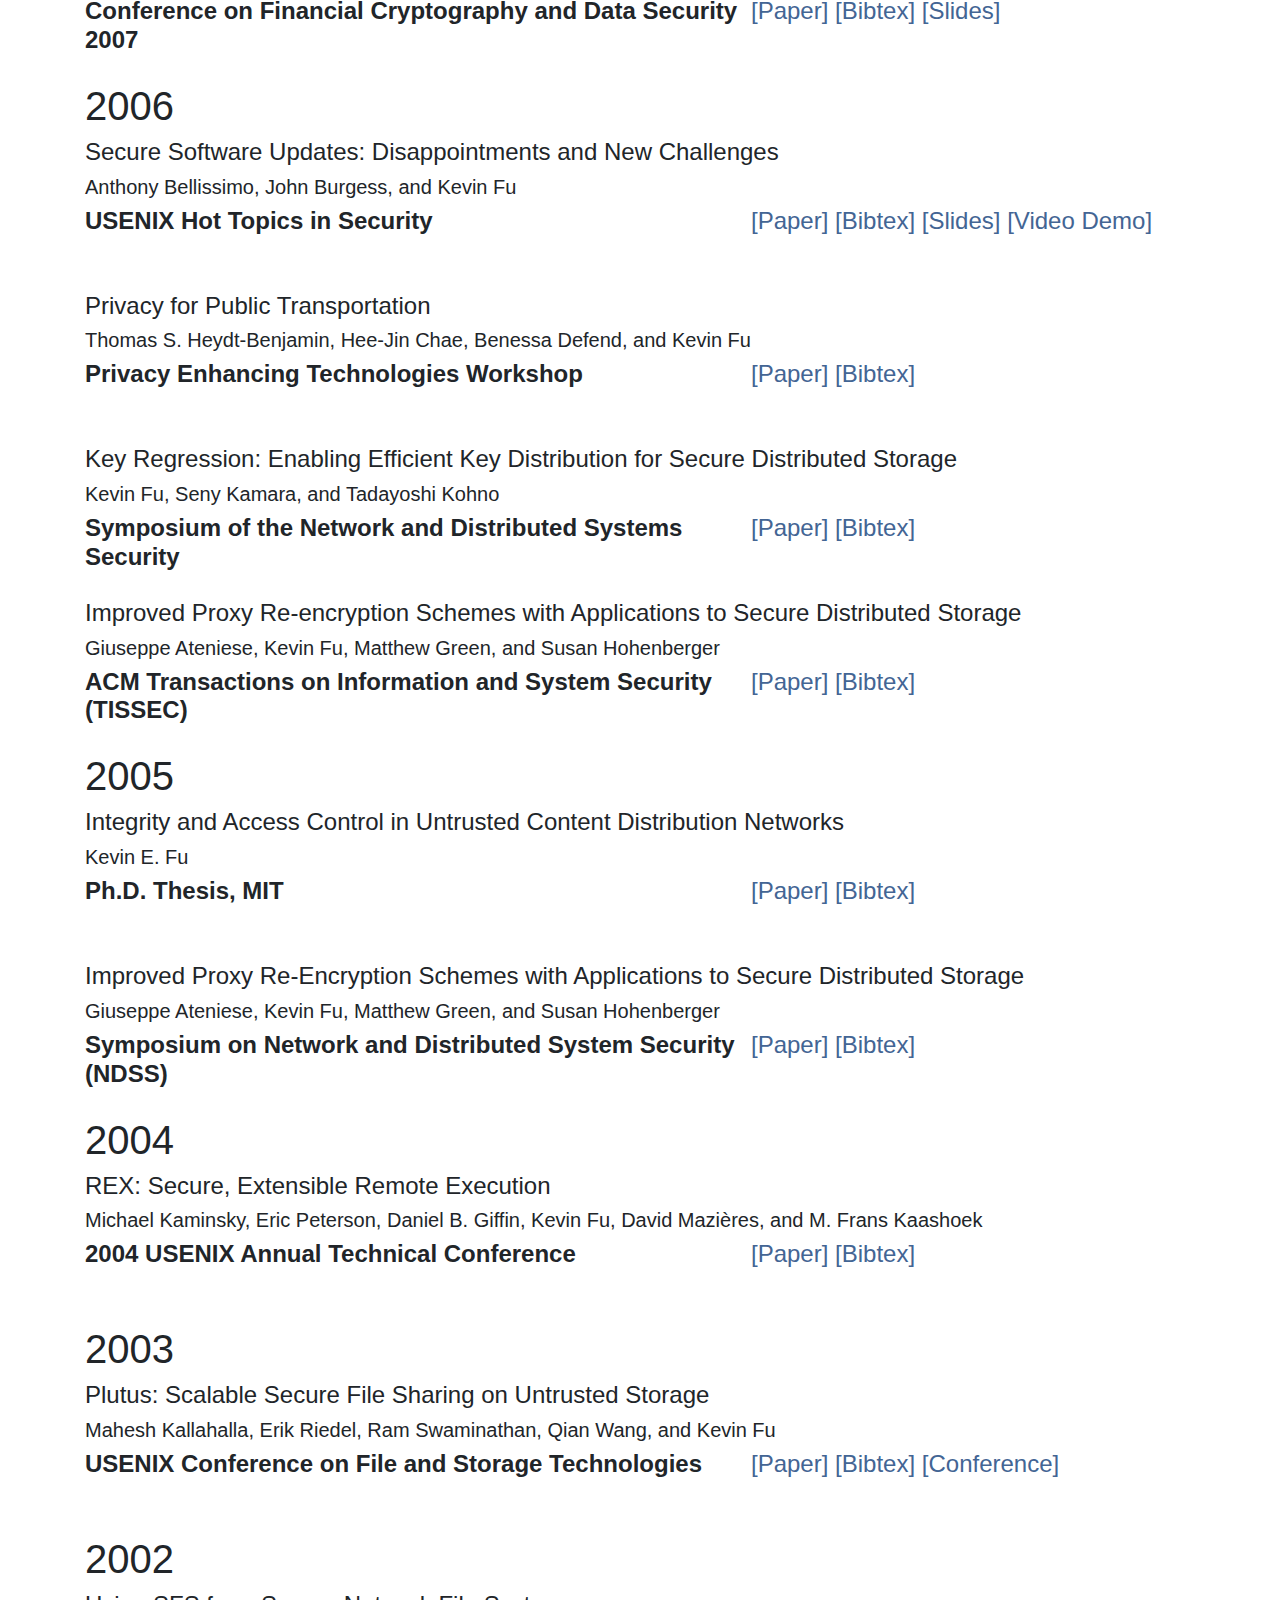
<file: publications.html>
<!DOCTYPE html>
<html lang="en">

<head>

  <meta charset="utf-8">
  <meta name="viewport" content="width=device-width, initial-scale=1, shrink-to-fit=no">
  <meta name="description" content="">
  <meta name="author" content="">

  <title>Publications</title>

  <!-- Bootstrap core CSS -->
  <link href="vendor/bootstrap/css/bootstrap.min.css" rel="stylesheet">

  <!-- Custom styles for this template -->
  <link href="css/modern-business.css" rel="stylesheet">

</head>

<body>


            <!-- Navigation -->
            <nav class="navbar fixed-top navbar-expand-lg navbar-dark bg-dark fixed-top">
				<div class="container">
				<a class="navbar-brand" href="index.html"> <img src="photos/logos/SPQR-logo.jpg" alt=""> Security And Privacy Research Group</a>
				<button class="navbar-toggler navbar-toggler-right" type="button" data-toggle="collapse" data-target="#navbarResponsive" aria-controls="navbarResponsive" aria-expanded="false" aria-label="Toggle navigation">
				<span class="navbar-toggler-icon"></span>
				</button>
				<div class="collapse navbar-collapse" id="navbarResponsive">
				<ul class="navbar-nav ml-auto">
				<li class="nav-item">
				<a class="nav-link" href="index.html">Home</a>
				</li>
				<li class="nav-item">
				<a class="nav-link" href="people.html">People</a>
				</li>
				<li class="nav-item">
				<a class="nav-link" href="publications.html">Publications</a>
				</li>
	
				<li class="nav-item dropdown">
				<a class="nav-link dropdown-toggle" href="#" id="navbarDropdownPortfolio" data-toggle="dropdown" aria-haspopup="true" aria-expanded="false">
				  Projects
				</a>
				<div class="dropdown-menu dropdown-menu-right" aria-labelledby="navbarDropdownPortfolio">
				  <a class="dropdown-item" href="project1.html">Security and Privacy for Healthcare and Medicine</a>
				  <a class="dropdown-item" href="project2.html">Autonomous Vehicles and Transportation</a>
				  <a class="dropdown-item" href="project3.html">Hardware Security</a>
				  <a class="dropdown-item" href="pastprojects.html">Past Projects</a>
			
				</div>
				</li>
				 <li class="nav-item">
				<a class="nav-link" href="https://cse.engin.umich.edu/news/">News</a>
				</li>
	
				<li class="nav-item dropdown">
					<a class="nav-link dropdown-toggle" href="#" id="navbarDropdownPortfolio" data-toggle="dropdown" aria-haspopup="true" aria-expanded="false">
					  Seminars
					</a>
					<div class="dropdown-menu dropdown-menu-right" aria-labelledby="navbarDropdownSeminars">
						<a class="dropdown-item" href="https://cse.engin.umich.edu/events/">CSE Seminars</a>
						<a class="dropdown-item" href="securityworkshop.html">Embedded Security Workshop</a>
					</div>
				</li>
	
	 
				<li class="nav-item">
				<a class="nav-link" href="jobs.html">Jobs</a>
				</li>
				<!--  <li class="nav-item dropdown">
				<a class="nav-link dropdown-toggle" href="#" id="navbarDropdownBlog" data-toggle="dropdown" aria-haspopup="true" aria-expanded="false">
				  Other Pages
				</a>
				<div class="dropdown-menu dropdown-menu-right" aria-labelledby="navbarDropdownBlog">
				  <a class="dropdown-item" href="full-width.html">Full Width Page</a>
				  <a class="dropdown-item" href="sidebar.html">Sidebar Page</a>
				  <a class="dropdown-item" href="faq.html">FAQ</a>
				  <a class="dropdown-item" href="404.html">404</a>
				  <a class="dropdown-item" href="pricing.html">Pricing Table</a>
				</div>
				</li> -->
				</ul>
				</div>
				</div>
				</nav>
				
  <!-- Page Content -->
  <div class="container">

<!-- Publications, Works in Progress
================================================== -->
<div class="row-fluid resume">

<!-- column 1 -->
<div class="span12">

	<h1>2020</h1>
	<h3 class="my-caption"></h3>
	<h4 class="my-activity" style="display: inline-block;">Inside Risks: How to Curtail Oversensing in the Home</h4>
	<h5 class="my-venture">Connor Bolton, Kevin Fu, Josiah Hester, Jun Han</h5>
	<h4 class="my-authors"><div style="float: left; width: 60%; font-weight: 600">Communications of the ACM 63, 2020</div>
		<span>
			<a href="https://cacm.acm.org/magazines/2020/6/245153-how-to-curtail-oversensing-in-the-home/fulltext" target="_blank">[Paper]</a>
			<a href="https://vimeo.com/422802209" target="_blank">[Video]</a>
			<a href="bibtex/bolton-oversensing.bib" target="_blank">[Bibtex]</a>
		</span>
	</h4>
	<br>

	<h3 class="my-caption"></h3>
	<h4 class="my-activity" style="display: inline-block;">SoK: A Minimalist Approach to Formalizing Analog Sensor Security</h4>
	<h5 class="my-venture">Chen Yan, Hocheol Shin, Connor Bolton, Wenyuan Xu, Yongdae Kim, Kevin Fu</h5>
	<h4 class="my-authors"><div style="float: left; width: 60%; font-weight: 600">IEEE S&P 2020</div>
		<span>
			<a href="https://oaklandsok.github.io/papers/yan2020.pdf" target="_blank">[Paper]</a>
			<a href="https://drive.google.com/open?id=1Nn4t3DMY_DSb7p4vAz-RjYCNSXAXQdcwKfrJB7ESapo" target="_blank">[Slides]</a>
			<a href="https://youtu.be/LSw4OfFQQuo" target="_blank">[Presentation]</a>
			<a href="bibtex/bolton-analog-sensor-security-sok.bib" target="_blank">[Bibtex]</a>
		</span>
	</h4>
	<br>
	<br>
	<h1>2019</h1>

	<h3 class="my-caption"></h3>
	<h4 class="my-activity" style="display: inline-block;">Light Commands: Laser-Based Audio Injection Attacks on Voice-Controllable Systems</h4>
	<h5 class="my-venture">Takeshi Sugawara, Benjamin Cyr, Sara Rampazzi, Daniel Genkin, Kevin Fu</h5>
	<h4 class="my-authors"><div style="float: left; width: 60%; font-weight: 600">Preprint 2019</div>
		<span>
			<a href="papers/light-commands-preprint.pdf" target="_blank">[Preprint]</a>
			<!--<a href="" target="_blank">[Slides]</a>
	   <a href="" target="_blank">[Presentation]</a><-->
			<a href="bibtex/light-commands-preprint.bib" target="_blank">[Preprint Bibtex]</a>
		</span>
	</h4>
	<br>
	
	<h3 class="my-caption"></h3>
	<h4 class="my-activity" style="display: inline-block;">Adversarial Sensor Attack on Lidar-based Perception in Autonomous Driving</h4>
	<h5 class="my-venture">Yulong Cao, Chaowei Xiao, Benjamin Cyr, Yimeng Zhou, Won Park, Sara Rampazzi, Qi Alfred Chen, Kevin Fu, Z. Morley Mao</h5>
	<h4 class="my-authors"><div style="float: left; width: 60%; font-weight: 600">ACM SIGSAC 2019</div>
		<span>
			<a href="https://dl.acm.org/doi/10.1145/3319535.3339815" target="_blank">[Paper]</a>
			<a href="bibtex/rampazzi-adversarial-lidar.bib" target="_blank">[Bibtex]</a>
		</span>
	</h4>
	<br>

	<h3 class="my-caption"></h3>
	<h4 class="my-activity" style="display: inline-block;">Trick or Heat? Manipulating Critical Temperature-Based Control Systems Using Rectification Attacks</h4>
	<h5 class="my-venture">Yazhou Tu, Sara Rampazzi, Bin Hao, Angel Rodriguez, Kevin Fu, Xiali Hei</h5>
	<h4 class="my-authors"><div style="float: left; width: 60%; font-weight: 600">ACM SIGSAC 2019</div>
		<span>
			<a href="https://dl.acm.org/doi/10.1145/3319535.3354195" target="_blank">[Paper]</a>
			<a href="bibtex/rampazzi-trick-or-heat.bib" target="_blank">[Bibtex]</a>
		</span>
	</h4>
	<br>

	<h3 class="my-caption"></h3>
	<h4 class="my-activity" style="display: inline-block;">Hard Drive of Hearing: Disks that Eavesdrop with a Synthesized Microphone</h4>
	<h5 class="my-venture">Andrew Kwong, Wenyuan Xu, Kevin Fu</h5>
	<h4 class="my-authors"><div style="float: left; width: 60%; font-weight: 600">IEEE S&P 2019</div>
		<span>
			<a href="papers/Kwong-HDDphone-IEEE-SP-2019.pdf" target="_blank">[Paper]</a>
			<a href="slides/kwong-hdd-hearing.pdf" target="_blank">[Slides]</a>
			<a href="https://youtu.be/EvoOP6iKYMQ" target="_blank">[Presentation]</a>
			<a href="bibtex/kwong-hdd-hearing.bib" target="_blank">[Bibtex]</a>
		</span>
	</h4>
	<br>


	<br>
	<h1>2018</h1>

	<h3 class="my-caption"></h3>
	<h4 class="my-activity" style="display: inline-block;">Blue Note: How Intentional Acoustic Interference Damages Availability and Integrity in Hard Disk Drives and Operating Systems</h4>
	<h5 class="my-venture">Connor Bolton, Sara Rampazzi, Chaohao Li, Andrew Kwong, Wenyuan Xu, Kevin Fu</h5>
	<h4 class="my-authors"><div style="float: left; width: 60%; font-weight: 600">IEEE S&P 2018</div>
		<span>
			<a href="papers/bolton-blue-note.pdf" target="_blank">[Paper]</a>
			<a href="https://docs.google.com/presentation/d/1-GC8w6HEDZdgyu6skzFBsfWxqLNeb-PVKkU_h5XAL2Q/edit?usp=sharing" target="_blank">[Slides]</a>
			<a href="https://youtu.be/v0yh9fG00zo" target="_blank">[Presentation]</a>
			<a href="bibtex/bolton-blue-note.bib" target="_blank">[Bibtex]</a>
		</span>
	</h4>
	<br>
	
	<h3 class="my-caption"></h3>
	<h4 class="my-activity" style="display: inline-block;">Archimedes Center for Medical Device Security Response to U.S. House Energy and Commerce Committee Request for Information on Supported Lifetimes of Legacy Medical Technology</h4>
	<h5 class="my-venture">Kevin Fu</h5>
	<h4 class="my-authors"><div style="float: left; width: 60%; font-weight: 600"></div>
		<span>
			<a href="papers/Fu-Archimedes-House-EC-supported-lifetimes-2018.pdf" target="_blank">[Paper]</a>
			<a href="bibtex/fu-archimedes-house-ec-supported-lifetimes.bib" target="_blank">[Bibtex]</a>
		</span>
	</h4>
	<br>

	<h3 class="my-caption"></h3>
	<h4 class="my-activity" style="display: inline-block;">Cybersecurity Vulnerabilities of Cardiac Implantable Electronic Devices</h4>
	<h5 class="my-venture">David J. Slotwiner, Thomas F. Deering, Kevin Fu, Andrea M. Russo, Mary N. Walsh, George F. Van Hare</h5>
	<h4 class="my-authors"><div style="float: left; width: 60%; font-weight: 600">Heart Rhythm</div>
		<span>
			<a href="https://www.heartrhythmjournal.com/article/S1547-5271(18)30467-3/fulltext" target="_blank">[Paper]</a>
			<a href="bibtex/slotwiner-cybersecurity-vulnerabilities-cardiac.bib" target="_blank">[Bibtex]</a>
		</span>
	</h4>
	<br>

	<h3 class="my-caption"></h3>
	<h4 class="my-activity" style="display: inline-block;">On Cuba, Diplomats, Ultrasound, and Intermodulation Distortion</h4>
	<h5 class="my-venture">Chen Yan, Kevin Fu, Wenyuan Xu</h5>
	<h4 class="my-authors"><div style="float: left; width: 60%; font-weight: 600">Computers in Biology and Medicine</div>
		<span>
			<a href="papers/YanFuXu-Cuba-CSE-TR-001-18.pdf" target="_blank">[Paper]</a>
			<a href="bibtex/yan-cuba.bib" target="_blank">[Bibtex]</a>
		</span>
	</h4>
	<br>

	<h3 class="my-caption"></h3>
	<h4 class="my-activity" style="display: inline-block;">Inside Risks: Risks of Trusting the Physics of Sensors</h4>
	<h5 class="my-venture">Kevin Fu, Wenyuan Xu</h5>
	<h4 class="my-authors"><div style="float: left; width: 60%; font-weight: 600">Communications of the ACM 61, 2018</div>
		<span>
			<a href="papers/FuXu-CACM-Feb-2018.pdf" target="_blank">[Paper]</a>
			<a href="bibtex/fu-risks-physics-sensors.bib" target="_blank">[Bibtex]</a>
		</span>
	</h4>
<br>
<br>
	<h1>2017</h1>
	<h3 class="my-caption"></h3>
	<h4 class="my-activity" style="display: inline-block;">Cybersecurity Concerns and Medical Devices: Lessons from a Pacemaker Advisory</h4>
	<h5 class="my-venture">Dan Kramer and Kevin Fu</h5>
	<h4 class="my-authors"><div style="float: left; width: 60%; font-weight: 600">Journal of the American Medical Association (JAMA)</div>
		<span>
			<a href="https://jamanetwork.com/journals/jama/article-abstract/2659246" target="_blank">[Paper]</a>
			<a href="bibtex/KramerFuJama.bib" target="_blank">[Bibtex]</a>
		</span>
	</h4>
	<br>
	<br>
	<h3 class="my-caption"></h3>
	<h4 class="my-activity" style="display: inline-block;">Focus on Health IT: Six Factors Essential for Mitigating Cyber Risks in Healthcare</h4>
	<h5 class="my-venture">Kevin Fu, Juuso Leinonen, Ben Ransford, Harold Thimbleby</h5>
	<h4 class="my-authors"><div style="float: left; width: 60%; font-weight: 600">Association for the Advancement of Medical Instrumentation (AAMI) News</div>
		<span>
			<a href="https://www.aami.org/" target="_blank">[Paper]</a>
			<a href="bibtex/FuLeinonenRansfordThimbleby.bib" target="_blank">[Bibtex]</a>
		</span>
	</h4>
	<br>
	<br>
	<h3 class="my-caption"></h3>
	<h4 class="my-activity" style="display: inline-block;">Cybersecurity and Medical Devices: A Practical Guide for Cardiac Electrophysiologists</h4>
	<h5 class="my-venture">Benjamin Ransford, Daniel Kramer, Denis Foo Kune, Julio Auto de Medeiros, Chen Yan, Wenyuan Xu, Thomas Crawford, Kevin Fu</h5>
	<h4 class="my-authors"><div style="float: left; width: 60%; font-weight: 600">Pacing and Clinical Electrophysiology (PACE)</div>
		<span>
			<a href="https://onlinelibrary.wiley.com/doi/full/10.1111/pace.13102" target="_blank">[Paper]</a>
			<a href="bibtex/RansfordPACE.bib" target="_blank">[Bibtex]</a>
		</span>
	</h4>
	<br>

	<h3 class="my-caption"></h3>
	<h4 class="my-activity" style="display: inline-block;">勒索软件:我们如何爬出泥沼.</h4>
	<h5 class="my-venture">Kevin Fu, Harold Thimbleby, Wenyuan Xu</h5>
	<h4 class="my-authors"><div style="float: left; width: 60%; font-weight: 600">Journal of China Medical Devices</div>
		<span>
			<a href="http://www.china-cmd.org/" target="_blank">[Paper]</a>
			<a href="bibtex/FuThimblebyXu.bib" target="_blank">[Bibtex]</a>
		</span>
	</h4>
	<br>

	<h3 class="my-caption"></h3>
	<h4 class="my-activity" style="display: inline-block;">Ransomware: How we can Climb out of this Mess</h4>
	<h5 class="my-venture">Kevin Fu and Harold Thimbleby</h5>
	<h4 class="my-authors"><div style="float: left; width: 60%; font-weight: 600">HealthIT News</div>
		<span>
			<a href="https://www.healthcareitnews.com/author/kevin-fu-and-harold-thimbleby" target="_blank">[Paper]</a>
			<a href="bibtex/FuThimbleby.bib" target="_blank">[Bibtex]</a>
		</span>
	</h4>
	<br>


	<h3 class="my-caption"></h3>
	<h4 class="my-activity" style="display: inline-block;">WALNUT: Waging Doubt on the Integrity of MEMS Accelerometers with Acoustic Injection Attacks</h4>
	<h5 class="my-venture">Timothy Trippel, Ofir Weisse, Wenyuan Xu, Peter Honeyman, Kevin Fu</h5>
	<h4 class="my-authors"><div style="float: left; width: 60%; font-weight: 600">IEEE Euro S&P 2017</div>
		<span>
			<a href="papers/trippel-IEEE-oaklawn-walnut-2017.pdf" target="_blank">[Paper]</a>
			<a href="bibtex/trippel-walnut.bib" target="_blank">[Bibtex]</a>
		</span>
	</h4>
	<br>
	<br>


	<h1>2016</h1>
	
	<h3 class="my-caption"></h3>
	<h4 class="my-activity" style="display: inline-block;">Dealing with Infrastructure Disruption: IoT Security</h4>
	<h5 class="my-venture">Kevin Fu</h5>
	<h4 class="my-authors"><div style="float: left; width: 60%; font-weight: 600">ACM Ubiquity Magazine Blog</div>
		<span>
			<a href="https://blog.ubiquity.acm.org/infrastructure-disruption-internet-of-things-security/" target="_blank">[Paper]</a>
			<a href="bibtex/FuIDIOTS.bib" target="_blank">[Bibtex]</a>
		</span>
	</h4>
	<br>	
	
	<h3 class="my-caption"></h3>
	<h4 class="my-activity" style="display: inline-block;">Infrastructure Disruption: Internet of Things Security</h4>
	<h5 class="my-venture">Kevin Fu</h5>
	<h4 class="my-authors"><div style="float: left; width: 60%; font-weight: 600">Testimony to the U.S. House Energy and Commerce Committee</div>
		<span>
			<a href="TODO" target="_blank">[Paper]</a>
			<a href="https://www.c-span.org/video/?418599-1/hearing-focuses-cyberattacks-internet-things&start=2032#" target="_blank">[Video]</a>
			<a href="bibtex/FuHouse.bib" target="_blank">[Bibtex]</a>
		</span>
	</h4>
	<br>	
	<br>
	<h3 class="my-caption"></h3>
	<h4 class="my-activity" style="display: inline-block;">Commentary: Hospitals Need Better Cybersecurity, not more Fear</h4>
	<h5 class="my-venture">Kevin Fu, John Halamka, Jack Kufahl, Mary Logan</h5>
	<h4 class="my-authors"><div style="float: left; width: 60%; font-weight: 600">Modern Healthcare</div>
		<span>
			<a href="https://www.modernhealthcare.com/article/20160914/NEWS/160919950/commentary-hospitals-need-better-cybersecurity-not-more-fear" target="_blank">[Paper]</a>
			<a href="bibtex/FuModernHealthcare.bib" target="_blank">[Bibtex]</a>
		</span>
	</h4>
	<br>
	
	<h3 class="my-caption"></h3>
	<h4 class="my-activity" style="display: inline-block;">Persistent Clocks for Batteryless Sensing Devices</h4>
	<h5 class="my-venture">Josiah Hester, Nicole Tobias, Amir Rahmati, Lanny Sitanayah, Daniel Holcomb, Kevin Fu, Wayne P Burleson, Jacob Sorber</h5>
	<h4 class="my-authors"><div style="float: left; width: 60%; font-weight: 600">ACM TECS 2016</div>
		<span>
			<a href="papers/hester-persistent-clocks.pdf" target="_blank">[Paper]</a>
			<a href="bibtex/hester-persistent-clocks.bib" target="_blank">[Bibtex]</a>
		</span>
	</h4>
	<br>
	
	<h3 class="my-caption"></h3>
	<h4 class="my-activity" style="display: inline-block;">Systems Computing Challenges in the Internet of Things</h4>
	<h5 class="my-venture">Rajeev Alur, Emery Berger, Ann W. Drobnis, Limor Fix, Kevin Fu, Gregory D. Hager, Daniel Lopresti, Klara Nahrstedt, Elizabeth Mynatt, Shwetak Patel, Jennifer Rexford,
John A. Stankovic, Benjamin Zorn</h5>
	<h4 class="my-authors"><div style="float: left; width: 60%; font-weight: 600">Tech report , A Computing Community Consortium (CCC) white paper</div>
		<span>
			<a href="https://cra.org/ccc/wp-content/uploads/sites/2/2015/09/IoTSystemsChallenges.pdf" target="_blank">[Paper]</a>
			<a href="bibtex/alurCCC.bib" target="_blank">[Bibtex]</a>
		</span>
	</h4>
	<br>
	<br>
	<h3 class="my-caption"></h3>
	<h4 class="my-activity" style="display: inline-block;">Comments on FDA Draft Postmarket Guidance on Cybersecurity</h4>
	<h5 class="my-venture">Kevin Fu</h5>
	<h4 class="my-authors"><div style="float: left; width: 60%; font-weight: 600"></div>
		<span>
			<a href="FDA-post-market-Fu-2016.pdf" target="_blank">[Paper]</a>
			<a href="bibtex/FDA-post-market-Fu-2016.bib" target="_blank">[Bibtex]</a>
		</span>
	</h4>
	<br>
	<br>


	<h1>2015</h1>

	<h3 class="my-caption"></h3>
	<h4 class="my-activity" style="display: inline-block;">Probable cause: the Deanonymizing Effects of Approximate DRAM</h4>
	<h5 class="my-venture">Amir Rahmati, Matthew Hicks, Daniel E Holcomb, Kevin Fu</h5>
	<h4 class="my-authors"><div style="float: left; width: 60%; font-weight: 600">International Symposium on Computer Architecture</div>
		<span>
			<a href="papers/rahmati-probable-cause.pdf" target="_blank">[Paper]</a>
			<a href="bibtex/rahmati-probable-cause.bib" target="_blank">[Bibtex]</a>
		</span>
	</h4>
	<br>
	<br>
	<h3 class="my-caption"></h3>
	<h4 class="my-activity" style="display: inline-block;">SPECS: A Lightweight Runtime Mechanism for Protecting Software from Security-critical Processor Bugs</h4>
	<h5 class="my-venture">Matthew Hicks, Cynthia Sturton, Samuel T. King, Jonathan M. Smith</h5>
	<h4 class="my-authors"><div style="float: left; width: 60%; font-weight: 600">ASPLOS 2015</div>
		<span>
			<a href="papers/hicks_ASPLOS_15.pdf" target="_blank">[Paper]</a>
			<a href="bibtex/hicks-asplos2015.bib" target="_blank">[Bibtex]</a>
		</span>
	</h4>
	<br>
	
	<h3 class="my-caption"></h3>
	<h4 class="my-activity" style="display: inline-block;">Security for Mobile and Cloud Frontiers in Healthcare</h4>
	<h5 class="my-venture">David Kotz, Kevin Fu, Carl Gunter, Avi Rubin</h5>
	<h4 class="my-authors"><div style="float: left; width: 60%; font-weight: 600">Communications of the ACM 58, 2015</div>
		<span>
			<a href="https://dl.acm.org/doi/10.1145/2790830" target="_blank">[Paper]</a>
			<a href="bibtex/kotz-mobile-cloud-healthcare.bib" target="_blank">[Bibtex]</a>
		</span>
	</h4>	
	<br>

	<h3 class="my-caption"></h3>
	<h4 class="my-activity" style="display: inline-block;">Reliable Physical Unclonable Functions Using Data Retention Voltage of SRAM Cells</h4>
	<h5 class="my-venture">Xiaolin Xu, Amir Rahmati, Daniel E Holcomb, Kevin Fu, Wayne Burleson</h5>
	<h4 class="my-authors"><div style="float: left; width: 60%; font-weight: 600">IEEE Transactions on Computer-Aided Design of Integrated Circuits and Systems 2015</div>
		<span>
			<a href="papers/xu-sram-puf.pdf" target="_blank">[Paper]</a>
			<a href="bibtex/xu-sram-puf.bib" target="_blank">[Bibtex]</a>
		</span>
	</h4>
	<br>
	<br>
	<h3 class="my-caption"></h3>
	<h4 class="my-activity" style="display: inline-block;">On the Technical Debt of Medical Device Security</h4>
	<h5 class="my-venture">Kevin Fu</h5>
	<h4 class="my-authors"><div style="float: left; width: 60%; font-weight: 600">Tech report, National Academy of Engineering FOE</div>
		<span>
			<a href="http://www.naefrontiers.org/File.aspx?id=50750" target="_blank">[Paper]</a>
			<a href="bibtex/fu-technical-debt-medical-device.bib" target="_blank">[Bibtex]</a>
		</span>
	</h4>
	<br>
	
	
	
	<br>

	<h1>2014</h1>
	<h4 class="my-activity" style="display: inline-block;">Bitline PUF: Building Native Challenge-Response PUF Capability into Any SRAM</h4>
	<h5 class="my-venture">Daniel E. Holcomb and Kevin Fu</h5>
	<h4 class="my-authors"><div style="float: left; width: 60%; font-weight: 600">CHES 2014</div>
		<span>
			<a href="papers/holcomb_bitline_ches14.pdf" target="_blank">[Paper]</a>
			<a href="slides/holcomb_bitline_ches14_slides.pdf" target="_blank">[Slides]</a>
			<a href="bibtex/holcomb-bitline.bib" target="_blank">[Bibtex]</a>
		</span>
	</h4>
	<br>
	<h4 class="my-activity" style="display: inline-block;">SoK: Security and Privacy in Implantable Medical Devices and Body Area Networks</h4>
	<h5 class="my-venture">Michael Rushanan, Denis Foo Kune, Colleen M. Swanson, and Aviel D. Rubin</h5>
	<h4 class="my-authors"><div style="float: left; width: 60%; font-weight: 600">IEEE S&P 2014</div>
		<span>
			<a href="papers/rushanan-sok-oakland14.pdf" target="_blank">[Paper]</a>
			<a href="bibtex/rushanen-sok.bib" target="_blank">[Bibtex]</a>
		</span>
	</h4>
	<br>
	<h4 class="my-activity" style="display: inline-block;">PUFs at a Glance</h4>
	<h5 class="my-venture">Ulrich Ruhrmair and Daniel E. Holcomb</h5>
	<h4 class="my-authors"><div style="float: left; width: 60%; font-weight: 600">DATE 2014</div>
		<span>
			<a href="papers/holcomb_PUFs_date14.pdf" target="_blank">[Paper]</a>
			<a href="slides/holcomb_PUFs_date14_slides.pdf" target="_blank">[Slides]</a>
			<a href="bibtex/ruhrmair-pufs.bib" target="_blank">[Bibtex]</a>
		</span>
	</h4>
	<br>
	<h4 class="my-activity" style="display: inline-block;">Refreshing Thoughts on DRAM: Power Saving vs. Data Integrity</h4>
	<h5 class="my-venture">Amir Rahmati, Matthew Hicks, Daniel E. Holcomb, and Kevin Fu</h5>
	<h4 class="my-authors"><div style="float: left; width: 60%; font-weight: 600">WACAS 2014</div>
		<span>
			<a href="papers/rahmati-wacas14.pdf" target="_blank">[Paper]</a>
			<a href="slides/rahmati-wacas14-slides.pdf" target="_blank">[Slides]</a>
			<a href="bibtex/rahmati-refreshing.bib" target="_blank">[Bibtex]</a>
		</span>
	</h4>
	<br>
	<h4 class="my-activity" style="display: inline-block;">QBF-Based Synthesis of Optimal Word-Splitting in Approximate Multi-Level Storage Cells</h4>
	<h5 class="my-venture">Daniel E. Holcomb and Kevin Fu</h5>
	<h4 class="my-authors"><div style="float: left; width: 60%; font-weight: 600">WACAS 2014</div>
		<span>
			<a href="papers/holcomb_qbf_wacas14.pdf" target="_blank">[Paper]</a>
			<a href="slides/holcomb_qbf_wacas14_slides.pdf" target="_blank">[Slides]</a>
			<a href="bibtex/holcomb-qbf.bib" target="_blank">[Bibtex]</a>
		</span>
	</h4>
	<br>
	<h4 class="my-activity" style="display: inline-block;">Gaining Control of Cellular Traffic Accounting by Spurious TCP Retransmission</h4>
	<h5 class="my-venture">Youngwhan Go, Jongil Won, Denis Foo Kune, EunYoung Jeong, Yongdae Kim, and KyoungSoo Park</h5>
	<h4 class="my-authors"><div style="float: left; width: 60%; font-weight: 600">NDSS 2014</div>
		<span>
			<a href="bibtex/go-gaining-control.bib" target="_blank">[Bibtex]</a>
		</span>
	</h4>
	<br>
	<h4 class="my-activity" style="display: inline-block;">The Swarm at the Edge of the Cloud</h4>
	<h5 class="my-venture">E.A. Lee, J. Rabaey, B. Hartmann, J. Kubiatowicz, K. Pister, A. Sangiovanni-Vincentelli, S.A. Seshia, J. Wawrzynek, D. Wessel, T.S. Rosing, D. Blaauw, P. Dutta, K. Fu, C. Guestrin, B. Taskar, R. Jafari, D. Jones, V. Kumar, R. Mangharam, G.J. Pappas, R.M. Murray, and A.Rowe</h5>
	<h4 class="my-authors"><div style="float: left; width: 60%; font-weight: 600">IEEE Design & Test 2014</div>
		<span>
			<a href="http://chess.eecs.berkeley.edu/pubs/1066/LeeEtAl_TerraSwarm_DesignAndTest.pdf" target="_blank">[Paper]</a>
			<a href="bibtex/lee-swarm.bib" target="_blank">[Bibtex]</a>
		</span>
	</h4>
	<br>
	<br>
	<h1>2013</h1>
	<h4 class="my-activity" style="display: inline-block;">Inside Risks: Controlling for Cybersecurity Risks of Medical Device Software</h4>
	<h5 class="my-venture">Kevin Fu and James Blum</h5>
	<h4 class="my-authors"><div style="float: left; width: 60%; font-weight: 600">Communications of the ACM 56</div>
		<span>
			<a href="http://www.csl.sri.com/users/neumann/cacm231.pdf" target="_blank">[Paper]</a>
			<a href="bibtex/fu-inside-risks.bib" target="_blank">[Bibtex]</a>
		</span>
	</h4>
	<br>

	<h4 class="my-activity" style="display: inline-block;">Current Events: Identifying Webpages by Tapping the Electrical Outlet</h4>
	<h5 class="my-venture">Shane S. Clark, Hossen Mustafa, Benjamin Ransford, Jacob Sorber, Kevin Fu, and Wenyuan Xu</h5>
	<h4 class="my-authors"><div style="float: left; width: 60%; font-weight: 600">ESORICS 2013</div>
		<span>
			<a href="papers/clark-esorics13.pdf" target="_blank">[Paper]</a>
			<a href="bibtex/clark-currentevents.bib" target="_blank">[Bibtex]</a>
		</span>
	</h4>
	<br>

	<h4 class="my-activity" style="display: inline-block;">The Security and Privacy Implications of Energy-Proportional Computing</h4>
	<h5 class="my-venture">Shane S. Clark</h5>
	<h4 class="my-authors"><div style="float: left; width: 60%; font-weight: 600">Ph.D. Thesis, University of Massachusetts Amherst</div>
		<span>
			<a href="papers/ssclark-thesis.pdf" target="_blank">[Paper]</a>
			<a href="bibtex/clark-security.bib" target="_blank">[Bibtex]</a>
		</span>
	</h4>
	<br>
	<br>

	<h4 class="my-activity" style="display: inline-block;">WattsUpDoc: Power Side Channels to Nonintrusively Discover Untargeted Malware on Embedded Medical Devices</h4>
	<h5 class="my-venture">Shane S. Clark, Benjamin Ransford, Amir Rahmati, Shane Guineau, Jacob Sorber, Wenyuan Xu, and Kevin Fu</h5>
	<h4 class="my-authors"><div style="float: left; width: 60%; font-weight: 600">USENIX Workshop on Health Information Technologies 2013</div>
		<span>
			<a href="papers/clark-healthtech13.pdf" target="_blank">[Paper]</a>
			<a href="bibtex/clark-whats-up.bib" target="_blank">[Bibtex]</a>
		</span>
	</h4>
	<br>
	<br>

	<h4 class="my-activity" style="display: inline-block;">Half-Wits: Software Techniques for Low-Voltage Probabilistic Storage on Microcontrollers with NOR Flash Memory</h4>
	<h5 class="my-venture">Mastooreh Salajegheh, Yue Wang, Anxiao (Andrew) Jiang, Erik Learned-Miller, and Kevin Fu</h5>
	<h4 class="my-authors"><div style="float: left; width: 60%; font-weight: 600">ACM Transactions on Embedded Computing Systems 12</div>
		<span>
			<a href="papers/salajegheh-tecs13.pdf" target="_blank">[Paper]</a>
			<a href="bibtex/salajegheh-halfwits.bib" target="_blank">[Bibtex]</a>
		</span>
	</h4>
	<br>
	<br>
	<h4 class="my-activity" style="display: inline-block;">Ghost Talk: Mitigating EMI Signal Injection Attacks against Analog Sensors</h4>
	<h5 class="my-venture">Denis Foo Kune, John Backes, Shane S. Clark, Daniel B. Kramer, Matthew R. Reynolds, Kevin Fu, Yongdae Kim, and Wenyuan Xu</h5>
	<h4 class="my-authors"><div style="float: left; width: 60%; font-weight: 600">IEEE S&P 2013</div>
		<span>
			<a href="papers/fookune-emi-oakland13.pdf" target="_blank">[Paper]</a>
			<a href="bibtex/fookune-ghost.bib" target="_blank">[Bibtex]</a>
		</span>
	<br>
	<br>
	<h4 class="my-activity" style="display: inline-block;">Towards Accurate Accounting of Cellular Data for TCP Retransmission</h4>
	<h5 class="my-venture">Younghwan Go, Denis Foo Kune, KyoungSoo Park, and Yongdae Kim</h5>
	<h4 class="my-authors"><div style="float: left; width: 60%; font-weight: 600">ACM HotMobile 2013</div>
		<span>
                        <a href="bibtex/go-accurate.bib" target="_blank">[Bibtex]</a>
		</span>
	<br>
	<br>
	<h4 class="my-activity" style="display: inline-block;">Transiently Powered Computers</h4>
	<h5 class="my-venture">Benjamin Ransford</h5>
	<h4 class="my-authors"><div style="float: left; width: 60%; font-weight: 600">Ph.D. Thesis, Univerisity of Massachusetts Amherst</div>
		<span>
			<a href="papers/ransford-thesis.pdf" target="_blank">[Paper]</a>
                        <a href="bibtex/ransford-phd.bib" target="_blank">[Bibtex]</a>
		</span>

	<br>
	<br>

	<h1>2012</h1>


	<h3 class="my-caption"></h3>
	<h4 class="my-activity" style="display: inline-block;">On the Expectations of Smart Cards to Reduce Medicare Fraud</h4>
	<h5 class="my-venture">Kevin Fu</h5>
	<h4 class="my-authors"><div style="float: left; width: 60%; font-weight: 600">Testimony to the Subcommittee on Health, Committee on Energy and Commerce, United States House of Representatives, Hearing on Examining Options to Combat Health Care Waste, Fraud and Abuses</div>
		<span>
			<a href="http://sharps.org/wp-content/uploads/FU-STATEMENT.pdf" target="_blank">[Paper]</a>
			<a href="bibtex/fu-house.bib" target="_blank">[Bibtex]</a>
		</span>
	</h4>
	<br>
	<br>
	<br>
	<br>
	<br>
	<h3 class="my-caption"></h3>
	<h4 class="my-activity" style="display: inline-block;">Privacy-aware Collaboration Among Untrusted Resource Constrained Devices</h4>
	<h5 class="my-venture">Andres Molina-Markham</h5>
	<h4 class="my-authors"><div style="float: left; width: 60%; font-weight: 600">Ph.D. thesis, University of Massachusetts Amherst</div>
		<span>
			<a href="papers/molina-markham-phd-thesis.pdf" target="_blank">[Paper]</a>
			<a href="bibtex/molina-markham-phd.bib" target="_blank">[Bibtex]</a>
		</span>
	</h4>
	<br>
	<br>
	<h3 class="my-caption"></h3>
	<h4 class="my-activity" style="display: inline-block;">Software Techniques to Reduce the Energy Consumption of Low-Power Devices at the Limits of Digital Abstractions</h4>
	<h5 class="my-venture">Mastooreh Salajegheh</h5>
	<h4 class="my-authors"><div style="float: left; width: 60%; font-weight: 600">Ph.D. thesis, University of Massachusetts Amherst</div>
		<span>
			<a href="papers/salajegheh-thesis.pdf" target="_blank">[Paper]</a>
			<a href="bibtex/salajegheh-phd.bib" target="_blank">[Bibtex]</a>
		</span>
	</h4>
	<br>
	<br>
	<h3 class="my-caption"></h3>
	<h4 class="my-activity" style="display: inline-block;">Potentia est Scientia: Security and Privacy Implications of Energy-Proportional Computing</h4>
	<h5 class="my-venture">Shane S. Clark, Benjamin Ransford, and Kevin Fu</h5>
	<h4 class="my-authors"><div style="float: left; width: 60%; font-weight: 600">HotSec 2012</div>
		<span>
			<a href="papers/clark-potentia-hotsec12.pdf" target="_blank">[Paper]</a>
			<a href="bibtex/clark-hotsec2012.bib" target="_blank">[Bibtex]</a>
		</span>
	</h4>
	<br>
	<h3 class="my-caption"></h3>
	<h4 class="my-activity" style="display: inline-block;">Functional Privacy or Why Cookies are Better with Milk</h4>
	<h5 class="my-venture">Robert J. Walls, Shane S. Clark, and Brian Neil Levine</h5>
	<h4 class="my-authors"><div style="float: left; width: 60%; font-weight: 600">HotSec 2012</div>
		<span>
			<a href="papers/walls-hotsec12.pdf" target="_blank">[Paper]</a>
			<a href="bibtex/walls-hotsec2012.bib" target="_blank">[Bibtex]</a>
		</span>
	</h4>
	<br>
	<h3 class="my-caption"></h3>
	<h4 class="my-activity" style="display: inline-block;">TARDIS: Time and Remanence Decay in SRAM to Implement Secure Protocols on Embedded Devices without Clocks</h4>
	<h5 class="my-venture">Amir Rahmati, Mastooreh Salajegheh, Dan Holcomb, Jacob Sorber, Wayne P. Burleson, and Kevin Fu</h5>
	<h4 class="my-authors"><div style="float: left; width: 60%; font-weight: 600">HotSec 2012</div>
		<span>
			<a href="papers/rahmati-usenix12.pdf" target="_blank">[Paper]</a>
			<a href="bibtex/rahmati-usenixsec2012.bib" target="_blank">[Bibtex]</a>
			<a href="slides/tardis_usenix12.pdf" target="_blank">[Slides]</a>
			<a href="https://www.usenix.org/conference/usenixsecurity12/technical-sessions/presentation/rahmati" target="_blank">[Video]</a>
			<a href="https://www.microsoft.com/en-us/research/video/tardis-time-and-remanence-decay-in-sram-to-implement-secure-protocols-in-embedded-devices-without-clocks/?from=http%3A%2F%2Fresearch.microsoft.com%2Fapps%2Fvideo%2Fdefault.aspx%3Fid%3D170890" target ="_blank">[Microsoft Research]</a>
			<a href="https://spectrum.ieee.org/semiconductors/memory/could-an-sram-hourglass-save-rfid-chips-just-in-time" target="_blank">[IEEE Spectrum]</a>
			<a href="https://it.slashdot.org/story/12/08/07/006229/time-machines-computer-memory-and-brute-force-attacks-against-smartcards" target="_blank">[Slashdot]</a>
		</span>
	</h4>
	<br>

	<h3 class="my-caption"></h3>
	<h4 class="my-activity" style="display: inline-block;">DRV-Fingerprinting: Using Data Retention Voltage of SRAM Cells for Chip Identification</h4>
	<h5 class="my-venture">Dan Holcomb, Amir Rahmati, Mastooreh Salajegheh, Wayne P. Burleson, and Kevin Fu</h5>
	<h4 class="my-authors"><div style="float: left; width: 60%; font-weight: 600">RFIDSec 2012</div>
		<span>
			<a href="papers/holcomb-rfidsec12.pdf" target="_blank">[Paper]</a>
			<a href="bibtex/holcomb-rfidsec2012.bib" target="_blank">[Bibtex]</a>
			<a href="slides/drvfp_rfidsec12.pdf" target="_blank">[Slides]</a>
		</span>
	</h4>
	<br>
	<h3 class="my-caption"></h3>
	<h4 class="my-activity" style="display: inline-block;">Security and Privacy Qualities of Medical Devices: An Analysis of FDA Postmarket Surveillance</h4>
	<h5 class="my-venture">Daniel B. Kramer, Matthew Baker, Benjamin Ransford, Andres Molina-Markham, Quinn Stewart, Kevin Fu, and Matthew R. Reynolds</h5>
	<h4 class="my-authors"><div style="float: left; width: 60%; font-weight: 600">PLoS ONE 7(7), July 2012</div>
		<span>
			<a href="https://journals.plos.org/plosone/article/file?id=10.1371/journal.pone.0040200&type=printable" target="_blank">[Paper]</a>
			<a href="bibtex/kramer-postmarket-plos-one.bib" target="_blank">[Bibtex]</a>
			<a href="https://journals.plos.org/plosone/article?id=10.1371/journal.pone.0040200" target="_blank">[Journal]</a>
		</span>
	</h4>
	<br>

	<h3 class="my-caption"></h3>
	<h4 class="my-activity" style="display: inline-block;">Current Events: Identifying Webpages by Tapping the Electrical Outlet</h4>
	<h5 class="my-venture">Shane S. Clark, Benjamin Ransford, Jacob Sorber, Wenyuan Xu, Erik Learned-Miller, and Kevin Fu</h5>
	<h4 class="my-authors"><div style="float: left; width: 60%; font-weight: 600">Tech report UM-CS-2011-030</div>
		<span>
			<a href="https://web.cs.umass.edu/publication/details.php?id=2147" target="_blank">[Paper]</a>
			<a href="bibtex/clark-currentevents-techreport.bib" target="_blank">[Bibtex]</a>
		</span>
	</h4>
	<br>
	<h3 class="my-caption"></h3>
	<h4 class="my-activity" style="display: inline-block;">Design Challenges for Secure Implantable Medical Devices</h4>
	<h5 class="my-venture">Wayne P. Burleson, Shane S. Clark, Benjamin Ransford, and Kevin Fu</h5>
	<h4 class="my-authors"><div style="float: left; width: 60%; font-weight: 600">DAC 2012</div>
		<span>
			<a href="papers/49SS2-3_burleson.pdf" target="_blank">[Paper]</a>
			<a href="bibtex/burleson-imd-dac.bib" target="_blank">[Bibtex]</a>
			<a href="slides/49SS2-3.pptx" target="_blank">[Slides]</a>
		</span>
	</h4>
	<br>
	<h3 class="my-caption"></h3>
	<h4 class="my-activity" style="display: inline-block;">TARDIS: Secure Time Keeping For Embedded Devices Without Clocks</h4>
	<h5 class="my-venture">Amir Rahmati, Mastooreh Salajegheh, Dan Holcomb, Jacob Sorber, Wayne P. Burleson, and Kevin Fu</h5>
	<h4 class="my-authors"><div style="float: left; width: 60%; font-weight: 600">IEEE S&P 2012</div>
		<span>
			<a href="papers/TARDIS_Abstract_Oakland12.pdf" target="_blank">[Paper]</a>
			<a href="bibtex/rahmati-oakland2012.bib" target="_blank">[Bibtex]</a>
			<a href="slides/TARDIS_Slides_Oakland12.pdf" target="_blank">[Slides]</a>
			<a href="papers/TARDIS_Poster_Oakland12.pdf" target="_blank">[Poster]</a>
		</span>
	</h4>
	
	<br>
	<h3 class="my-caption"></h3>
	<h4 class="my-activity" style="display: inline-block;">Designing Privacy-preserving Smart Meters with Low-cost Microcontrollers</h4>
	<h5 class="my-venture">Andres Molina-Markham, George Danezis, Kevin Fu, Prashant Shenoy, and David Irwin</h5>
	<h4 class="my-authors"><div style="float: left; width: 60%; font-weight: 600">FC 2012</div>
		<span>
			<a href="https://eprint.iacr.org/2011/544.pdf" target="_blank">[Paper]</a>
			<a href="bibtex/molinamarkhamfc12.bib" target="_blank">[Bibtex]</a>
		</span>
	</h4>
	
	<br>
	<h3 class="my-caption"></h3>
	<h4 class="my-activity" style="display: inline-block;">Maximalist Cryptography and Computation on the WISP UHF RFID Tag</h4>
	<h5 class="my-venture">Hee-Jin Chae, Mastooreh Salajegheh, Daniel J. Yeager, Joshua R. Smith, and Kevin Fu</h5>
	<h4 class="my-authors"><div style="float: left; width: 60%; font-weight: 600">Chapter in Wirelessly Powered Sensor Networks and Computational RFID, 2012. An earlier version based on older WISP technology appeared in RFIDSec0</div>
		<span>
			<a href="https://www.springer.com/gp/book/9781441961655" target="_blank">[Paper]</a>
			<a href="bibtex/Chae-WISP-2012.bib" target="_blank">[Bibtex]</a>
		</span>
	</h4>
	<br>
	<br>
	<br>
	<br>
	<h3 class="my-caption"></h3>
	<h4 class="my-activity" style="display: inline-block;">BAT: Backscatter Anything-to-Tag Communication</h4>
	<h5 class="my-venture">Andres Molina-Markham, Shane S. Clark, Benjamin Ransford, and Kevin Fu</h5>
	<h4 class="my-authors"><div style="float: left; width: 60%; font-weight: 600">Chapter in Wirelessly Powered Sensor Networks and Computational RFID, 2012</div>
		<span>
			<a href="https://www.springer.com/gp/book/9781441961655" target="_blank">[Paper]</a>
			<a href="bibtex/molina-crfidbook2012.bib" target="_blank">[Bibtex]</a>
		</span>
	</h4>
	<br>
	<br>
	<h3 class="my-caption"></h3>
	<h4 class="my-activity" style="display: inline-block;">NIST ISPAB Federal Advisory Commmittee Recommendations on Improving Medical Device Cybersecurity</h4>
	<h5 class="my-venture"></h5>
	<h4 class="my-authors"><div style="float: left; width: 60%; font-weight: 600">Sent to OMB Director, HHS Secretary, NSC, DHS, NIST, March 30, 2012</div>
		<span>
			<a href="bibtex/FuNIST-ISPAB-medsec.bib" target="_blank">[Bibtex]</a>
		</span>
	</h4>
	<br>
	<br>
	<h1>2011</h1>
	<h4 class="my-activity" style="display: inline-block;">Recent Results in Computer Security for Medical Devices</h4>
	<h5 class="my-venture">Shane S. Clark and Kevin Fu</h5>
	<h4 class="my-authors"><div style="float: left; width: 60%; font-weight: 600">ICST MobiHealth 2011</div>
		<span>
			<a href="papers/clark-mobihealth11.pdf" target="_blank">[Paper]</a>
			<a href="bibtex/clark-mobihealth11.bib" target="_blank">[Bibtex]</a>
		</span>
	</h4>
	<br>
	<br>

	<h4 class="my-activity" style="display: inline-block;">Ekho: Bridging the Gap Between Simulation and Reality in Tiny Energy-Harvesting Sensors</h4>
	<h5 class="my-venture">Hong Zhang, Mastooreh Salajegheh, Kevin Fu, and Jacob Sorber</h5>
	<h4 class="my-authors"><div style="float: left; width: 60%; font-weight: 600">HotPower 2011</div>
		<span>
			<a href="papers/zhang-ekho-hotpower11.pdf" target="_blank">[Paper]</a>
			<a href="bibtex/zhang-ekho-hotpower11.bib" target="_blank">[Bibtex]</a>
		</span>
	</h4>
	<br>
	<br>
		
	<h4 class="my-activity" style="display: inline-block;">Take Two Software Updates and See me in the Morning: The Case for Software Security Evaluations of Medical Devices</h4>
	<h5 class="my-venture">Steve Hanna, Rolf Rolles, Andres Molina-Markham, Pongsin Poosankam, Kevin Fu, and Dawn Song</h5>
	<h4 class="my-authors"><div style="float: left; width: 60%; font-weight: 600">USENIX HealthSec HotPower 2011</div>
		<span>
			<a href="papers/hanna-aed-healthsec11.pdf" target="_blank">[Paper]</a>
			<a href="bibtex/hanna-aed-healthsec11.bib" target="_blank">[Bibtex]</a>
			<a href="https://www.usenix.org/legacy/events/healthsec11/tech/slides/hanna.pdf" target="_blank">[Slides]</a>
			<a href="https://www.usenix.org/legacy/events/healthsec11/" target="_blank">[Conference]</a>
		</span>
	</h4>
	<br>
	<br>
		
	<h4 class="my-activity" style="display: inline-block;">They Can Hear Your Heartbeats: Non-Invasive Security for Implanted Medical Devices</h4>
	<h5 class="my-venture">Shyamnath Gollakota, Haitham Hassanieh, Benjamin Ransford, Dina Katabi, and Kevin Fu</h5>
	<h4 class="my-authors"><div style="float: left; width: 60%; font-weight: 600">ACM SIGCOMM 2011</div>
		<span>
			<a href="papers/gollakota-SIGCOMM11-IMD.pdf" target="_blank">[Paper]</a>
			<a href="bibtex/gollakota-SIGCOMM11-IMD.bib" target="_blank">[Bibtex]</a>
			<a href="http://groups.csail.mit.edu/netmit/IMDShield/" target="_blank">[Details]</a>
			<a href="http://conferences.sigcomm.org/sigcomm/2011/" target="_blank">[Conference]</a>
		</span>
	</h4>
	<br>
	<br>
		
    <h4 class="my-activity" style="display: inline-block;">Moo: A Batteryless Computational RFID and Sensing Platform</h4>
	<h5 class="my-venture">Hong Zhang, Jeremy Gummeson, Benjamin Ransford, and Kevin Fu</h5>
	<h4 class="my-authors"><div style="float: left; width: 60%; font-weight: 600">Tech report UM-CS-2011-020</div>
		<span>
			<a href="https://web.cs.umass.edu/publication/details.php?id=2114" target="_blank">[Paper]</a>
			<a href="bibtex/zhang-moo.bib" target="_blank">[Bibtex]</a>
		</span>
	</h4>
	<br>
		
    <h4 class="my-activity" style="display: inline-block;">Software Issues for the Medical Device Approval Process</h4>
	<h5 class="my-venture"> Kevin Fu</h5>
	<h4 class="my-authors"><div style="float: left; width: 60%; font-weight: 600">Statement to the Special Committee on Aging</div>
		<span>
			<a href="papers/fu-senate-comm-aging-med-dev-sw-apr-2011.pdf" target="_blank">[Paper]</a>
			<a href="bibtex/fu-senate-comm-aging-med-dev-sw-apr-2011.bib" target="_blank">[Bibtex]</a>
		</span>
	</h4>
	<br>
	<br>
		
	
	<h4 class="my-activity" style="display: inline-block;">Mementos: System Support for Long-Running Computation on RFID-Scale Devices</h4>
	<h5 class="my-venture">Benjamin Ransford, Jacob Sorber, and Kevin Fu</h5>
	<h4 class="my-authors"><div style="float: left; width: 60%; font-weight: 600">ASPLOS '11</div>
		<span>
			<a href="papers/ransford-mementos-asplos11.pdf" target="_blank">[Paper]</a>
			<a href="bibtex/ransford-mementos-asplos11.bib" target="_blank">[Bibtex]</a>
			<a href="https://spqr.eecs.umich.edu/mementos/asplos11-slides-ransford.pdf" target="_blank">[Slides]</a>
			<a href="http://asplos11.cs.ucr.edu/" target="_blank">[Conference]</a>
		</span>
	</h4>
	<br>
	<br>
		
		
	<h4 class="my-activity" style="display: inline-block;">Exploiting Half-Wits: Smarter Storage for Low-Power Devices</h4>
	<h5 class="my-venture">Mastooreh Salajegheh, Yue Wang, Kevin Fu, Anxiao Jiang, and Erik Learned-Miller </h5>
	<h4 class="my-authors"><div style="float: left; width: 60%; font-weight: 600">USENIX FAST'11</div>
		<span>
			<a href="papers/salajegheh-halfwits-FAST11.pdf" target="_blank">[Paper]</a>
			<a href="bibtex/salajegheh-halfwits-FAST11.bib" target="_blank">[Bibtex]</a>
			<a href="https://static.usenix.org/events/fast11/tech/slides/salajegheh.pdf" target="_blank">[Slides]</a>
			<a href="https://www.usenix.org/legacy/events/fast11/" target="_blank">[Conference]</a>
			<a href="http://web.eecs.umich.edu/~kevinfu/IP/SMASH.html" target="_blank">[License]</a>
			<a href="https://static.usenix.org/multimedia/fast11salajegheh/" target="_blank">[Webcast]</a>
		</span>
	</h4>
	<br>
	<br>
		
	<h4 class="my-activity" style="display: inline-block;">Trustworthy Medical Device Software</h4>
	<h5 class="my-venture">Kevin Fu</h5>
	<h4 class="my-authors"><div style="float: left; width: 60%; font-weight: 600">IOM'11</div>
		<span>
			<a href="papers/fu-trustworthy-medical-device-software-IOM11.pdf" target="_blank">[Paper]</a>
			<a href="bibtex/fu-trustworthy-medical-device-software-IOM11.bib" target="_blank">[Bibtex]</a>
			<a href="https://www.nap.edu/catalog/13020/public-health-effectiveness-of-the-fda-510k-clearance-process-measuring" target="_blank">[Workshop]</a>
			<a href="http://www.tvworldwide.com/events/iom/100728/default.cfm" target="_blank">[Video]</a>
		</span>
	</h4>
	<br>
	<br>
		
		
	<h1>2010</h1>
	<h4 class="my-activity" style="display: inline-block;">Private Memoirs of a Smart Meter</h4>
	<h5 class="my-venture">Andres Molina-Markham, Prashant Shenoy, Kevin Fu, Emmanuel Cecchet, and David Irwin</h5>
	<h4 class="my-authors"><div style="float: left; width: 60%; font-weight: 600">BuildSys 2010</div>
		<span>
			<a href="papers/molina-markham-buildsys10.pdf" target="_blank">[Paper]</a>
			<a href="bibtex/molina-markham-buildsys10.bib" target="_blank">[Bibtex]</a>
			<a href="http://buildsys.org/2010/" target="_blank">[Workshop]</a>
		</span>
	</h4>
	<br>
	<br>
		
	<h4 class="my-activity" style="display: inline-block;">Mementos: System Support for Long-Running Computation on RFID-Scale Devices (Technical Report)</h4>
	<h5 class="my-venture">Benjamin Ransford, Jacob Sorber, and Kevin Fu</h5>
	<h4 class="my-authors"><div style="float: left; width: 60%; font-weight: 600">Tech report UM-CS-2010-060</div>
		<span>
			<a href="https://web.cs.umass.edu/publication/details.php?id=2068" target="_blank">[Paper]</a>
			<a href="bibtex/ransford-mementos-tr.bib" target="_blank">[Bibtex]</a>
		</span>
	</h4>
	<br>
	<br>	
		
	<h4 class="my-activity" style="display: inline-block;">On the Limits of Effective Micro-Energy Harvesting on Mobile CRFID Sensors</h4>
	<h5 class="my-venture">Jeremy Gummeson, Shane S. Clark, Kevin Fu, and Deepak Ganesan</h5>
	<h4 class="my-authors"><div style="float: left; width: 60%; font-weight: 600">MobiSys 2010</div>
		<span>
			<a href="papers/MobiSys10-SolarCRFID.pdf" target="_blank">[Paper]</a>
			<a href="bibtex/MobiSys10-SolarCRFID.bib" target="_blank">[Bibtex]</a>
		</span>
	</h4>
	<br>
	<br>	
		
	<h4 class="my-activity" style="display: inline-block;">A Rudimentary Bootloader for Computational RFIDs</h4>
	<h5 class="my-venture">Benjamin Ransford</h5>
	<h4 class="my-authors"><div style="float: left; width: 60%; font-weight: 600">Tech report UM-CS-2010-061</div>
		<span>
			<a href="https://web.cs.umass.edu/publication/details.php?id=2069" target="_blank">[Paper]</a>
			<a href="bibtex/ransford-bootie.bib" target="_blank">[Bibtex]</a>
		</span>
	</h4>
	<br>
	<br>
	
	<h1>2009</h1>
	<h4 class="my-activity" style="display: inline-block;">HICCUPS: Health Information Collaborative Collection Using Privacy and Security</h4>
	<h5 class="my-venture">Andres D. Molina, Mastooreh Salajegheh, and Kevin Fu</h5>
	<h4 class="my-authors"><div style="float: left; width: 60%; font-weight: 600">SPIMACS 2009</div>
		<span>
			<a href="papers/HICCUPS-2009.pdf" target="_blank">[Paper]</a>
			<a href="bibtex/HICCUPS-2009.bib" target="_blank">[Bibtex]</a>
		</span>
	</h4>
	<br>
	<br>

	<h4 class="my-activity" style="display: inline-block;">Towards Autonomously-Powered CRFIDs</h4>
	<h5 class="my-venture">Shane S. Clark, Jeremy Gummeson, Kevin Fu, and Deepak Ganesan</h5>
	<h4 class="my-authors"><div style="float: left; width: 60%; font-weight: 600">HotPower 2009 Workshop</div>
		<span>
			<a href="papers/clark-autonomous-CRFID-hotpower09.pdf" target="_blank">[Paper]</a>
			<a href="bibtex/clark-autonomous-CRFID-hotpower09.bib" target="_blank">[Bibtex]</a>
		</span>
	</h4>
	<br>
	<br>

	<h4 class="my-activity" style="display: inline-block;">Clinically Significant Magnetic Interference of Implanted Cardiac Devices by Portable Headphones</h4>
	<h5 class="my-venture">Sinjin Lee, Kevin Fu, Tadayoshi Kohno, Benjamin Ransford, and William H. Maisel</h5>
	<h4 class="my-authors"><div style="float: left; width: 60%; font-weight: 600">Heart Rhythm Journal 2009</div>
		<span>
			<a href="papers/Clinically-Significant-Magnetic-Interference.pdf" target="_blank">[Paper]</a>
			<a href="bibtex/Clinically-Significant-Magnetic-Interference.bib" target="_blank">[Bibtex]</a>
			<a href="https://www.npr.org/templates/story/story.php?storyId=114043643" target="_blank">[NPR]</a>
		</span>
	</h4>
	<br>
	<br>

	<h4 class="my-activity" style="display: inline-block;">Power-up SRAM State as an Identifying Fingerprint and Source of True Random Numbers</h4>
	<h5 class="my-venture">Daniel E. Holcomb, Wayne P. Burleson, and Kevin Fu</h5>
	<h4 class="my-authors"><div style="float: left; width: 60%; font-weight: 600">IEEE Transactions on Computers 2009</div>
		<span>
			<a href="papers/holcomb-FERNS-IEEE-Computers.pdf" target="_blank">[Paper]</a>
			<a href="bibtex/holcomb-FERNS-IEEE-Computers.bib" target="_blank">[Bibtex]</a>
		</span>
	</h4>
	<br>
	<br>

	<h4 class="my-activity" style="display: inline-block;">CCCP: Secure Remote Storage for Computational RFIDs</h4>
	<h5 class="my-venture">Mastooreh Salajegheh, Shane S. Clark, Benjamin Ransford, Kevin Fu, and Ari Juels</h5>
	<h4 class="my-authors"><div style="float: left; width: 60%; font-weight: 600">USENIX Security Symposium 2009</div>
		<span>
			<a href="papers/salajegheh-CCCP-usenix09.pdf" target="_blank">[Paper]</a>
			<a href="bibtex/salajegheh-CCCP-usenix09.bib" target="_blank">[Bibtex]</a>
			<a href="https://www.newscientist.com/article/dn17616-rfid-tags-get-an-intelligence-upgrade/?ignored=irrelevant" target="_blank">[New Scientist]</a>
		</span>
	</h4>
	<br>
	<br>

	<h4 class="my-activity" style="display: inline-block;">Inside Risks, Reducing the Risks of Implantable Medical Devices: A Prescription to Improve Security and Privacy of Pervasive Health Care</h4>
	<h5 class="my-venture">Kevin Fu</h5>
	<h4 class="my-authors"><div style="float: left; width: 60%; font-weight: 600">Communications of the ACM 2009</div>
		<span>
			<a href="http://www.csl.sri.com/users/neumann/insiderisks08.html#218" target="_blank">[Paper]</a>
			<a href="bibtex/inside-risks.bib" target="_blank">[Bibtex]</a>
		</span>
	</h4>
	<br>
	<br>

	<h4 class="my-activity" style="display: inline-block;">Privacy of Home Telemedicine: Encryption is Not Enough</h4>
	<h5 class="my-venture">Mastooreh Salajegheh, Andres Molina, and Kevin Fu</h5>
	<h4 class="my-authors"><div style="float: left; width: 60%; font-weight: 600">Journal of Medical Devices 2009</div>
		<span>
			<a href="papers/salajegheh-DMD09-abstract.pdf" target="_blank">[Paper]</a>
			<a href="bibtex/salajegheh-DMD09-abstract.bib" target="_blank">[Bibtex]</a>
		</span>
	</h4>
	<br>
	<br>

	<h1>2008</h1>
	<h4 class="my-activity" style="display: inline-block;">Getting Things Done on Computational RFIDs with Energy-Aware Checkpointing and Voltage-Aware Scheduling</h4>
	<h5 class="my-venture">Benjamin Ransford, Shane S. Clark, Mastooreh Salajegheh, and Kevin Fu</h5>
	<h4 class="my-authors"><div style="float: left; width: 60%; font-weight: 600">HotPower 2008</div>
		<span>
			<a href="papers/ransford-CRFIDs-hotpower08-30112008.pdf" target="_blank">[Paper]</a>
			<a href="bibtex/ransford-CRFIDs-hotpower08-30112008.bib" target="_blank">[Bibtex]</a>
		</span>
	</h4>
	<br>
	<br>

	<h4 class="my-activity" style="display: inline-block;">Electromagnetic Interference (EMI) of Implanted Cardiac Devices by MP3 Player Headphones</h4>
	<h5 class="my-venture">Sinjin Lee, Benjamin Ransford, Kevin Fu, Tadayoshi Kohno, and William H. Maisel</h5>
	<h4 class="my-authors"><div style="float: left; width: 60%; font-weight: 600">Circulation 2008</div>
		<span>
			<a href="https://vimeo.com/24718086" target="_blank">[Video]</a>
			<a href="bibtex/EMI-Implanted-Cardiac.bib" target="_blank">[Bibtex]</a>
			<a href="https://www.reuters.com/article/us-heart-headphones/mp3-player-headphones-may-hinder-pacemakers-study-idUSTRE4A81SS20081109" target="_blank">[Reuters]</a>
		</span>
	</h4>
	<br>
	<br>

	<h4 class="my-activity" style="display: inline-block;">Absence Makes the Heart Grow Fonder: New Directions for Implantable Medical Device Security</h4>
	<h5 class="my-venture">Tamara Denning, Kevin Fu and Tadayoshi Kohno</h5>
	<h4 class="my-authors"><div style="float: left; width: 60%; font-weight: 600">HotSec 2008</div>
		<span>
			<a href="papers/watchdog-hotsec08.pdf" target="_blank">[Paper]</a>
			<a href="bibtex/watchdog-hotsec08.bib" target="_blank">[Bibtex]</a>
			<a href="http://www.cs.utah.edu/~tdenning/files/slides/Denning-Cloaker-HotSec2008.pdf" target="_blank">[Slides]</a>
		</span>
	</h4>
	<br>
	<br>

	<h4 class="my-activity" style="display: inline-block;">Pacemakers and Implantable Cardiac Defibrillators: Software Radio Attacks and Zero-power Defenses</h4>
	<h5 class="my-venture">Daniel Halperin, Thomas S. Heydt-Benjamin, Benjamin Ransford, Shane S. Clark, Benessa Defend, Will Morgan, Kevin Fu, Tadayoshi Kohno, and William H. Maisel</h5>
	<h4 class="my-authors"><div style="float: left; width: 60%; font-weight: 600">IEEE S&P 2008</div>
		<span>
			<a href="papers/icd-study.pdf" target="_blank">[Paper]</a>
			<a href="bibtex/icd-study.bib" target="_blank">[Bibtex]</a>
			<a href="https://www.nytimes.com/2008/03/12/business/12heart-web.html" target="_blank">[New York Times]</a>
		</span>
	</h4>
	<br>
	<br>

	<h4 class="my-activity" style="display: inline-block;">Security and Privacy for Implantable Medical Devices</h4>
	<h5 class="my-venture">Daniel Halperin, Thomas S. Heydt-Benjamin, Kevin Fu, Tadayoshi Kohno, and William H. Maisel</h5>
	<h4 class="my-authors"><div style="float: left; width: 60%; font-weight: 600">IEEE Pervasive Computing 2008</div>
		<span>
			<a href="papers/b1kohFINAL2.pdf" target="_blank">[Paper]</a>
			<a href="bibtex/b1kohFINAL2.bib" target="_blank">[Bibtex]</a>
		</span>
	</h4>
	<br>
	<br>

	<h4 class="my-activity" style="display: inline-block;">Protecting Global Medical Telemetry Infrastructure</h4>
	<h5 class="my-venture">Benessa Defend, Mastooreh Salajegheh, Kevin Fu, and Sozo Inoue</h5>
	<h4 class="my-authors"><div style="float: left; width: 60%; font-weight: 600">Tech Report 2008</div>
		<span>
			<a href="papers/whitepaper-protecting_global_medical.pdf" target="_blank">[Paper]</a>
			<a href="bibtex/whitepaper-protecting_global_medical.bib" target="_blank">[Bibtex]</a>
		</span>
	</h4>
	<br>
	<br>

	<h1>2007</h1>
	<h4 class="my-activity" style="display: inline-block;">Initial SRAM State as a Fingerprint and Source of True Random Numbers for RFID Tags</h4>
	<h5 class="my-venture">Daniel E. Holcomb, Wayne P. Burleson, and Kevin Fu</h5>
	<h4 class="my-authors"><div style="float: left; width: 60%; font-weight: 600">Conference on RFID Security 2007</div>
		<span>
			<a href="papers/holcomb-FERNS-RFIDSec07.pdf" target="_blank">[Paper]</a>
			<a href="bibtex/holcomb-FERNS-RFIDSec07.bib" target="_blank">[Bibtex]</a>
			<a href="https://web.eecs.umich.edu/~kevinfu/talks/holcomb-FERNS-RFIDSec07-slides.pdf" target="_blank">[Slides]</a>
		</span>
	</h4>
	<br>
	<br>
		
	<h4 class="my-activity" style="display: inline-block;">Maximalist Cryptography and Computation on the WISP UHF RFID Tag</h4>
	<h5 class="my-venture">Hee-Jin Cae, Daniel J. Yeager, Joshua R. Smith, and Kevin Fu</h5>
	<h4 class="my-authors"><div style="float: left; width: 60%; font-weight: 600">Conference on RFID Security 2007</div>
		<span>
			<a href="papers/chae-RFIDSec07.pdf" target="_blank">[Paper]</a>
			<a href="bibtex/chae-RFIDSec07.bib" target="_blank">[Bibtex]</a>
			<a href="https://web.eecs.umich.edu/~kevinfu/talks/chae-RFIDsec07-slides.pdf" target="_blank">[Slides]</a>
		</span>
	</h4>
	<br>
	<br>

	<h4 class="my-activity" style="display: inline-block;">Cryptanalysis of Two Lightweight RFID Authentication Schemes</h4>
	<h5 class="my-venture">Benessa Defend, Kevin Fu, and Ari Juels</h5>
	<h4 class="my-authors"><div style="float: left; width: 60%; font-weight: 600">PerSec 2007</div>
		<span>
			<a href="papers/defend-persec07.pdf" target="_blank">[Paper]</a>
			<a href="bibtex/defend-persec07.bib" target="_blank">[Bibtex]</a>
			<a href="https://web.eecs.umich.edu/~kevinfu/talks/defend-persec07-slides.pdf" target="_blank">[Slides]</a>
		</span>
	</h4>
	<br>
	<br>

	<h4 class="my-activity" style="display: inline-block;">Vulnerabilities in First-Generation RFID-enabled Credit Cards</h4>
	<h5 class="my-venture">Thomas S. Heydt-Benjamin, Dan V. Bailey, Kevin Fu, Ari Juels, and Tom OHare</h5>
	<h4 class="my-authors"><div style="float: left; width: 60%; font-weight: 600">Conference on Financial Cryptography and Data Security 2007</div>
		<span>
			<a href="papers/RFID-CC-LNCS.pdf" target="_blank">[Paper]</a>
			<a href="bibtex/RFID-CC-LNCS.bib" target="_blank">[Bibtex]</a>
			<a href="https://web.eecs.umich.edu/~kevinfu/talks/FC-RFID-CC-slides.pdf" target="_blank">[Slides]</a>
		</span>
	</h4>
	<br>
	<br>
	
	<h1>2006</h1>
	<h4 class="my-activity" style="display: inline-block;">Secure Software Updates: Disappointments and New Challenges</h4>
	<h5 class="my-venture">Anthony Bellissimo, John Burgess, and Kevin Fu</h5>
	<h4 class="my-authors"><div style="float: left; width: 60%; font-weight: 600">USENIX Hot Topics in Security</div>
		<span>
			<a href="papers/secureupdates-hotsec06.pdf" target="_blank">[Paper]</a>
			<a href="bibtex/bellissimo-hotsec06.bib" target="_blank">[Bibtex]</a>
			<a href="slides/secureupdates-hotsec06-talk.pdf" target="_blank">[Slides]</a>
			<a href="slides/secureupdates-short.mov" target="_blank">[Video Demo]</a>
		</span>
	</h4>
	<br>
	<br>
	
	<h4 class="my-activity" style="display: inline-block;">Privacy for Public Transportation</h4>
	<h5 class="my-venture">Thomas S. Heydt-Benjamin, Hee-Jin Chae, Benessa Defend, and Kevin Fu</h5>
	<h4 class="my-authors"><div style="float: left; width: 60%; font-weight: 600">Privacy Enhancing Technologies Workshop</div>
		<span>
			<a href="papers/heydt-benjamin-pet06.pdf" target="_blank">[Paper]</a>
			<a href="bibtex/heydt-benjamin-pet-2006.bib" target="_blank">[Bibtex]</a>
		</span>
	</h4>
	<br>
	<br>
	
	<h4 class="my-activity" style="display: inline-block;">Key Regression: Enabling Efficient Key Distribution for Secure Distributed Storage</h4>
	<h5 class="my-venture">Kevin Fu, Seny Kamara, and Tadayoshi Kohno</h5>
	<h4 class="my-authors"><div style="float: left; width: 60%; font-weight: 600">Symposium of the Network and Distributed Systems Security</div>
		<span>
			<a href="papers/fu-key-regression-ndss06.pdf" target="_blank">[Paper]</a>
			<a href="bibtex/fu-keyregression.bib" target="_blank">[Bibtex]</a>
		</span>
	</h4>
	<br>
	<br>
	
	<h4 class="my-activity" style="display: inline-block;">Improved Proxy Re-encryption Schemes with Applications to Secure Distributed Storage</h4>
	<h5 class="my-venture">Giuseppe Ateniese, Kevin Fu, Matthew Green, and Susan Hohenberger</h5>
	<h4 class="my-authors"><div style="float: left; width: 60%; font-weight: 600">ACM Transactions on Information and System Security (TISSEC)</div>
		<span>
			<a href="papers/ateniese-proxy-reenc-tissec.pdf" target="_blank">[Paper]</a>
			<a href="ateniese-acm05.bib" target="_blank">[Bibtex]</a>
		</span>
	</h4>
	<br>
	<br>

	<h1>2005</h1>
	<h4 class="my-activity" style="display: inline-block;">Integrity and Access Control in Untrusted Content Distribution Networks</h4>
	<h5 class="my-venture">Kevin E. Fu</h5>
	<h4 class="my-authors"><div style="float: left; width: 60%; font-weight: 600">Ph.D. Thesis, MIT</div>
		<span>
			<a href="papers/fu-phd-thesis.pdf" target="_blank">[Paper]</a>
			<a href="bibtex/fu-phd-thesis.bib" target="_blank">[Bibtex]</a>
		</span>
	</h4>
	<br>
	<br>
	
	<h4 class="my-activity" style="display: inline-block;">Improved Proxy Re-Encryption Schemes with Applications to Secure Distributed Storage</h4>
	<h5 class="my-venture">Giuseppe Ateniese, Kevin Fu, Matthew Green, and Susan Hohenberger</h5>
	<h4 class="my-authors"><div style="float: left; width: 60%; font-weight: 600">Symposium on Network and Distributed System Security (NDSS)</div>
		<span>
			<a href="papers/ateniese-proxy-reenc-ndss05.pdf" target="_blank">[Paper]</a>
			<a href="bibtex/ateniese-ndss05.bib" target="_blank">[Bibtex]</a>
		</span>
	</h4>
	<br>
	<br>

	<h1>2004</h1>
	<h4 class="my-activity" style="display: inline-block;">REX: Secure, Extensible Remote Execution</h4>
	<h5 class="my-venture">Michael Kaminsky, Eric Peterson, Daniel B. Giffin, Kevin Fu, David Mazières, and M. Frans Kaashoek</h5>
	<h4 class="my-authors"><div style="float: left; width: 60%; font-weight: 600">2004 USENIX Annual Technical Conference</div>
		<span>
			<a href="papers/rex-usenix04.pdf" target="_blank">[Paper]</a>
			<a href="bibtex/kaminsky-rex.bib" target="_blank">[Bibtex]</a>
		</span>
	</h4>
	<br>
	<br>
	
	<h1>2003</h1>
	<h4 class="my-activity" style="display: inline-block;">Plutus: Scalable Secure File Sharing on Untrusted Storage</h4>
	<h5 class="my-venture">Mahesh Kallahalla, Erik Riedel, Ram Swaminathan, Qian Wang, and Kevin Fu</h5>
	<h4 class="my-authors"><div style="float: left; width: 60%; font-weight: 600">USENIX Conference on File and Storage Technologies</div>
		<span>
			<a href="papers/FAST2003-plutus.pdf" target="_blank">[Paper]</a>
			<a href="bibtex/kallahalla-plutus.bib" target="_blank">[Bibtex]</a>
			<a href="https://www.usenix.org/legacy/events/fast03/" target="_blank">[Conference]</a>
		</span>
	</h4>
	<br>
	<br>
	
	<h1>2002</h1>
	<h4 class="my-activity" style="display: inline-block;">Using SFS for a Secure Network File System</h4>
	<h5 class="my-venture">Kevin Fu, Michael Kaminsky, and David Mazières</h5>
	<h4 class="my-authors"><div style="float: left; width: 60%; font-weight: 600">The Magazine of Usenix</div>
		<span>
			<a href="https://www.usenix.org/publications/login/2002-12/pdfs/Fu.pdf" target="_blank">[Paper]</a>
			<a href="bibtex/fu-sfs.bib" target="_blank">[Bibtex]</a>
		</span>
	</h4>
	<br>
	<br>
	
	<h4 class="my-activity" style="display: inline-block;">Fast and Secure Distributed Read-Only File System</h4>
	<h5 class="my-venture">Kevin Fu, M. Frans Kaashoek, and David Mazières</h5>
	<h4 class="my-authors"><div style="float: left; width: 60%; font-weight: 600">ACM Transactions on Computer Systems</div>
		<span>
			<a href="papers/sfsro-tocs.pdf" target="_blank">[Paper]</a>
			<a href="bibtex/fu-acm02.bib" target="_blank">[Bibtex]</a>
		</span>
	</h4>
	<br>
	<br>

	<h1>2001</h1>
	<h4 class="my-activity" style="display: inline-block;">Inside Risks, Web Cookies: Not Just a Privacy Risk</h4>
	<h5 class="my-venture">Emil Sit and Kevin Fu</h5>
	<h4 class="my-authors"><div style="float: left; width: 60%; font-weight: 600">Communications of the ACM</div>
		<span>
			<a href="http://www.csl.sri.com/users/neumann/insiderisks.html#135" target="_blank">[Paper]</a>
			<a href="bibtex/sit-webcookies.bib" target="_blank">[Bibtex]</a>
		</span>
	</h4>
	<br>
	<br>
	
	<h4 class="my-activity" style="display: inline-block;">Dos and Don'ts of Client Authentication on the Web</h4>
	<h5 class="my-venture">Kevin Fu, Emil Sit, Kendra Smith, and Nick Feamster</h5>
	<h4 class="my-authors"><div style="float: left; width: 60%; font-weight: 600">10th USENIX Security Symposium 2001</div>
		<span>
			<a href="papers/webauth-sec01.pdf" target="_blank">[Paper]</a>
			<a href="bibtex/fu-usenix01.bib" target="_blank">[Bibtex]</a>
			<a href="slides/fu-cookie-slides.pdf" target="_blank">[Slides]</a>
			<a href="https://www.usenix.org/legacy/events/sec01/" target="_blank">[Conference]</a>
			<a href="https://spqr.eecs.umich.edu/papers/webauth-tr.pdf" target="_blank">[Extended Paper]</a>
			<a href="http://www.usenix.org/events/sec01/DCphotos.html" target="_blank">[Photos]</a>
		</span>
	</h4>
	<br>
	<br>
	
	<h4 class="my-activity" style="display: inline-block;">Dos and Don'ts of Client Authentication on the Web</h4>
	<h5 class="my-venture">Kevin Fu, Emil Sit, Kendra Smith, and Nick Feamster</h5>
	<h4 class="my-authors"><div style="float: left; width: 60%; font-weight: 600">Tech report MIT-LCS-TR-818, MIT Lab for Computer Science</div>
		<span>
			<a href="papers/webauth-tr.pdf" target="_blank">[Paper]</a>
			<a href="bibtex/fu-techrepo.bib" target="_blank">[Bibtex]</a>
			<a href="http://web.eecs.umich.edu/~kevinfu/news/wsj.html" target="_blank">[Wall Street Journal]</a>
		</span>
	</h4>
	<br>
	<br>
	
	<h1>2000</h1>
	<h4 class="my-activity" style="display: inline-block;">Fast and Secure Distributed Read-only File System</h4>
	<h5 class="my-venture">Kevin Fu, M. Frans Kaashoek, and David Mazières</h5>
	<h4 class="my-authors"><div style="float: left; width: 60%; font-weight: 600">4th USENIX Symposium on Operating Systems Design and Implementation</div>
		<span>
			<a href="papers/sfsro-osdi2000.pdf" target="_blank">[Paper]</a>
			<a href="bibtex/fu-osdi2000.bib" target="_blank">[Bibtex]</a>
		</span>
	</h4>
	<br>
	<br>
	
	<h1>1999</h1>
	<h4 class="my-activity" style="display: inline-block;">Group Sharing and Random Access in Cryptographic Storage File Systems</h4>
	<h5 class="my-venture">Kevin E. Fu</h5>
	<h4 class="my-authors"><div style="float: left; width: 60%; font-weight: 600">Master's Thesis, MIT</div>
		<span>
			<a href="papers/fu-masters.pdf" target="_blank">[Paper]</a>
			<a href="bibtex/fu-masters-thesis.bib" target="_blank">[Bibtex]</a>
			<a href="slides/fu-masters-slides.pdf" target="_blank">[Slides]</a>
			<a href="http://web.eecs.umich.edu/~kevinfu/code/csfs_localrepos.tgz" target="_blank">[TGZ]</a>
		</span>
	</h4>
	<br>
	<br>
	
	<h4 class="my-activity" style="display: inline-block;">Approximate Message Authentication Codes</h4>
	<h5 class="my-venture">Richard F. Graveman and Kevin E. Fu</h5>
	<h4 class="my-authors"><div style="float: left; width: 60%; font-weight: 600">Tech report, Bellcore 1999</div>
		<span>
			<a href="papers/graveman-amac.pdf" target="_blank">[Paper]</a>
			<a href="bibtex/graveman-techrepo.bib" target="_blank">[Bibtex]</a>
		</span>
	</h4>
	<br>
	<br>
	
	<h1>1997</h1>
	<h4 class="my-activity" style="display: inline-block;">Revocation of Unread Email in an Untrusted Network</h4>
	<h5 class="my-venture">Aviel D. Rubin, Dan Boneh, and Kevin Fu</h5>
	<h4 class="my-authors"><div style="float: left; width: 60%; font-weight: 600">Information Security and Privacy, Second Austrailian Conference (ACISP)</div>
		<span>
			<a href="papers/email.pdf" target="_blank">[Paper]</a>
			<a href="bibtex/rubin-revocation.bib" target="_blank">[Bibtex]</a>
			<a href="https://link.springer.com/chapter/10.1007%2FBFb0027944" target="_blank">[Springer]</a>
			<a href="http://web.eecs.umich.edu/~kevinfu/code/revoke.tgz" target="_blank">[TGZ]</a>
		</span>
	</h4>
	<br>
	<br>
		
	<br>
	<br>
</div>
</div>
</div>
</div>


	  

  </div>
  <!-- /.container -->

	   <!-- Footer -->
  <footer class="py-5 bg-dark">
    <div class="container">
      <p class="m-0 text-center text-white">&copy; 2020 Security and Privacy Research Group - University of Michigan</p>
  </div>
  <!-- /.container -->
  </footer>

  <!-- Bootstrap core JavaScript -->
  <script src="vendor/jquery/jquery.min.js"></script>
  <script src="vendor/bootstrap/js/bootstrap.bundle.min.js"></script>


</body>

</html>
</file>
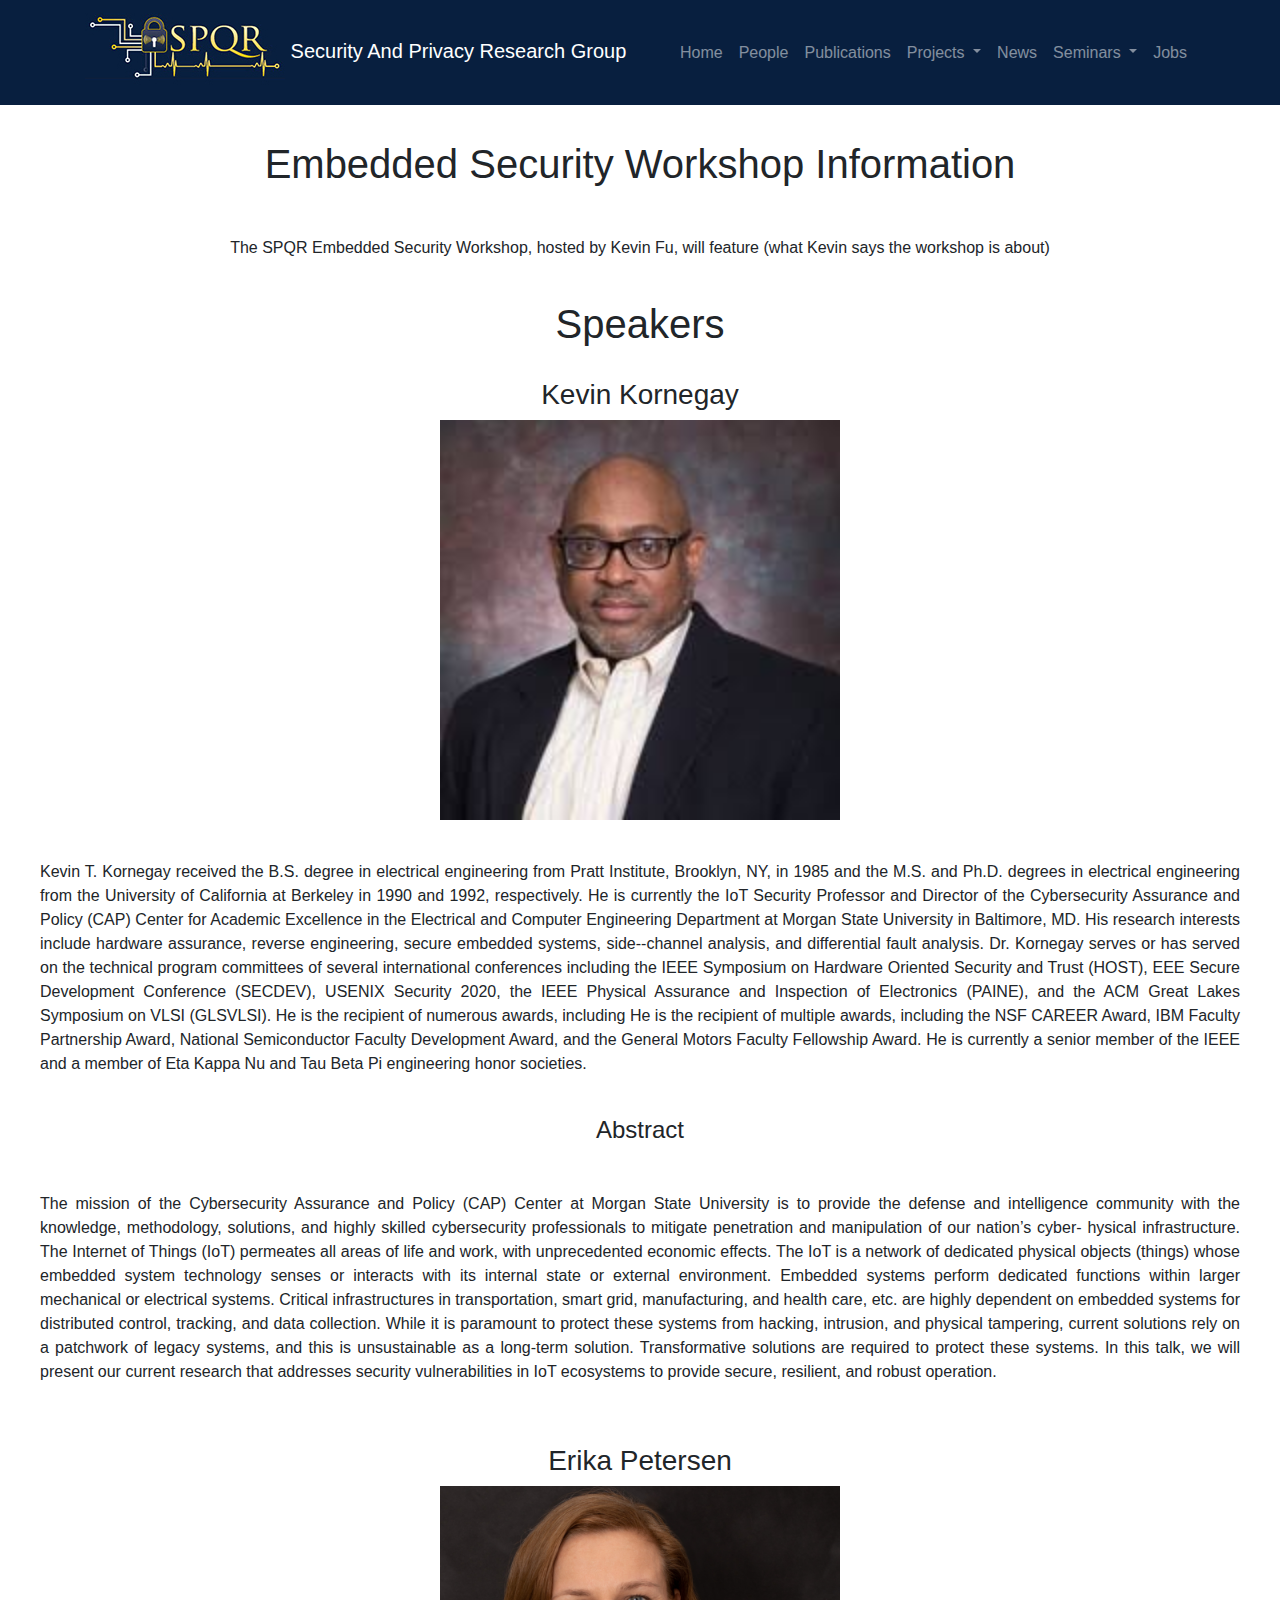
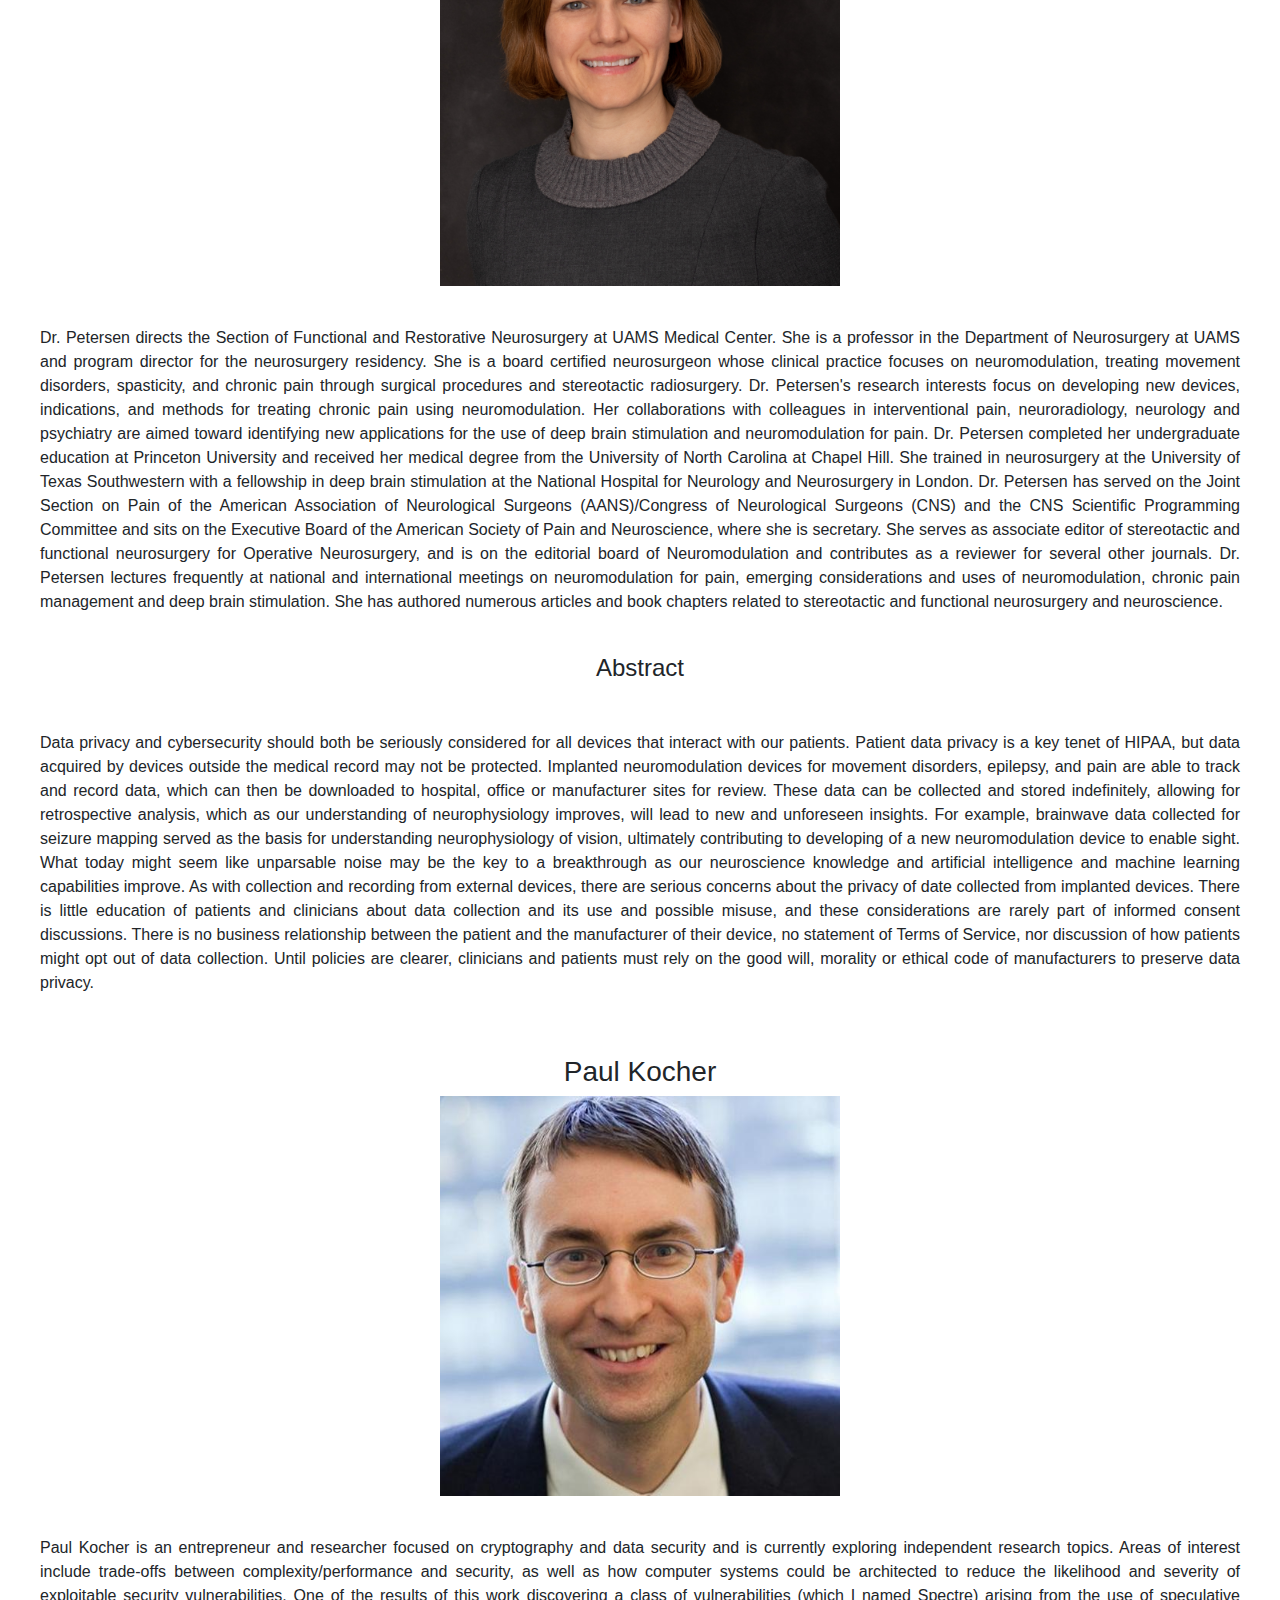
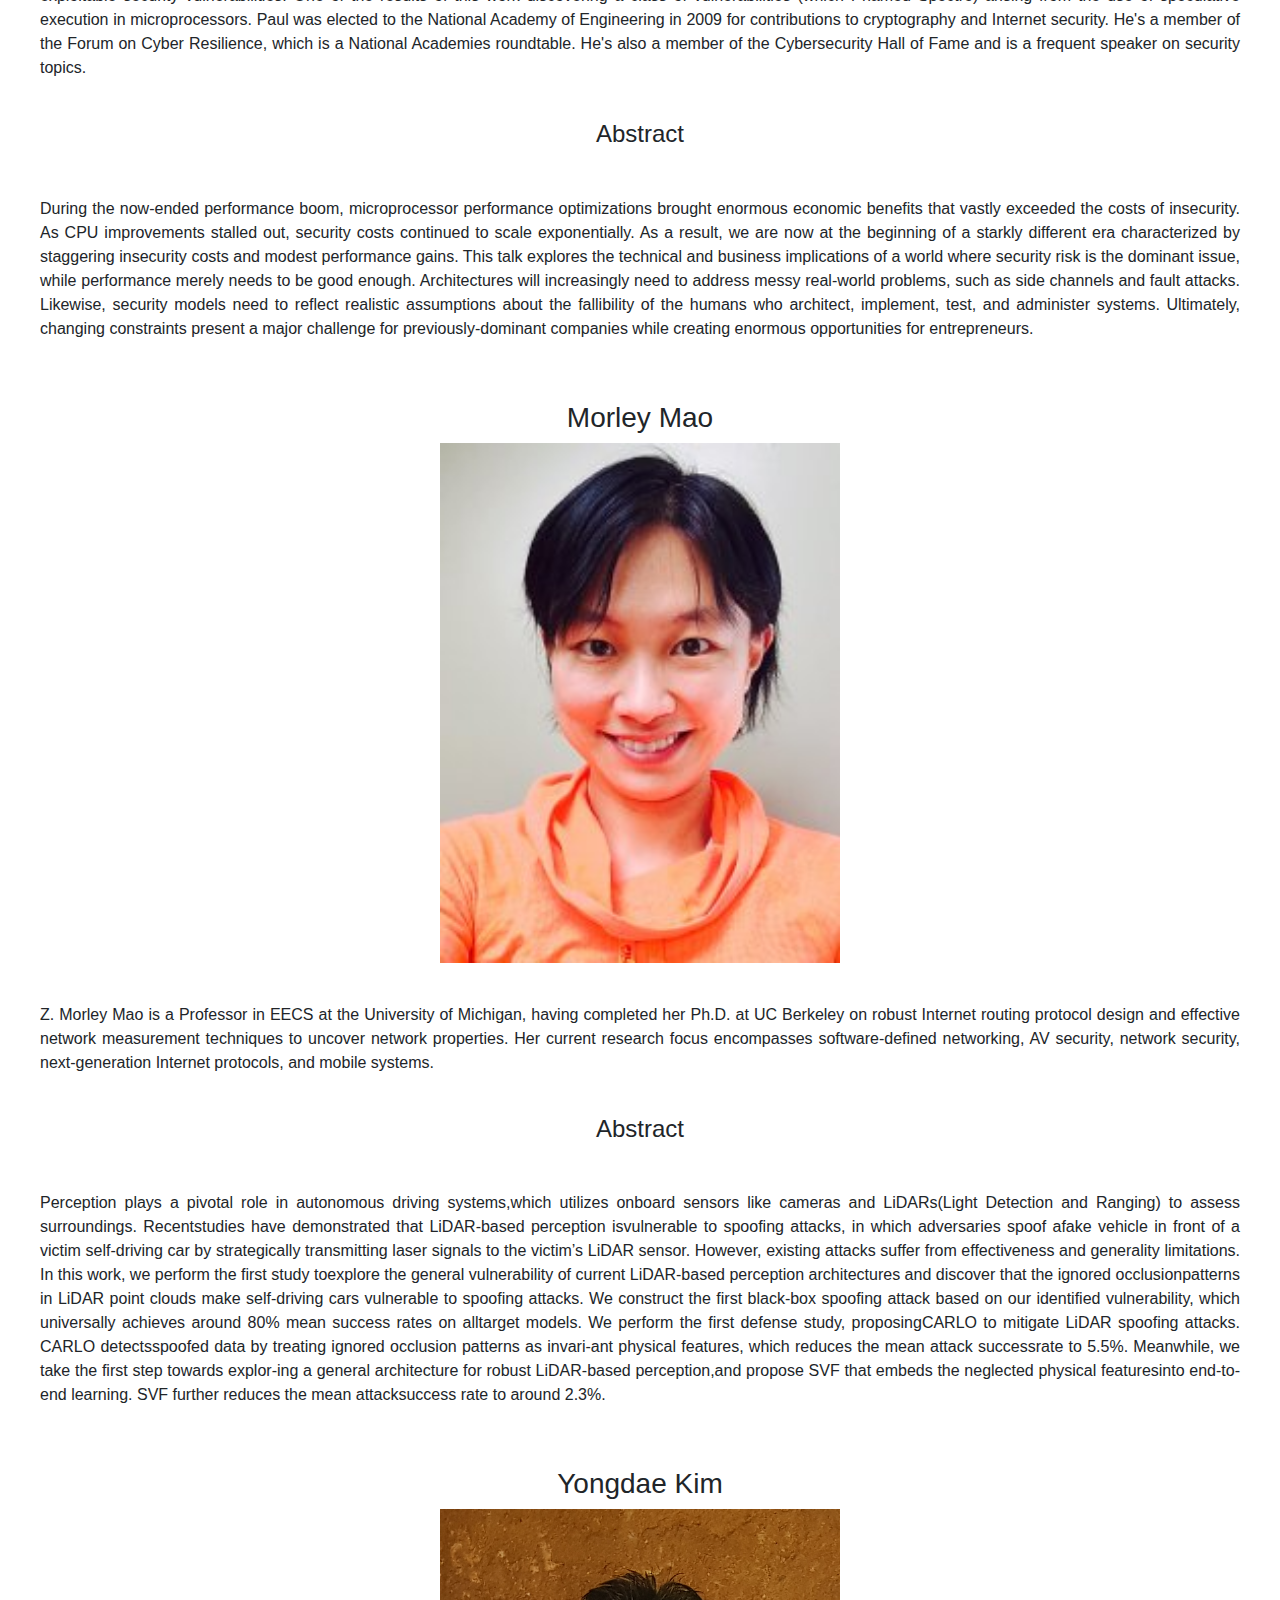
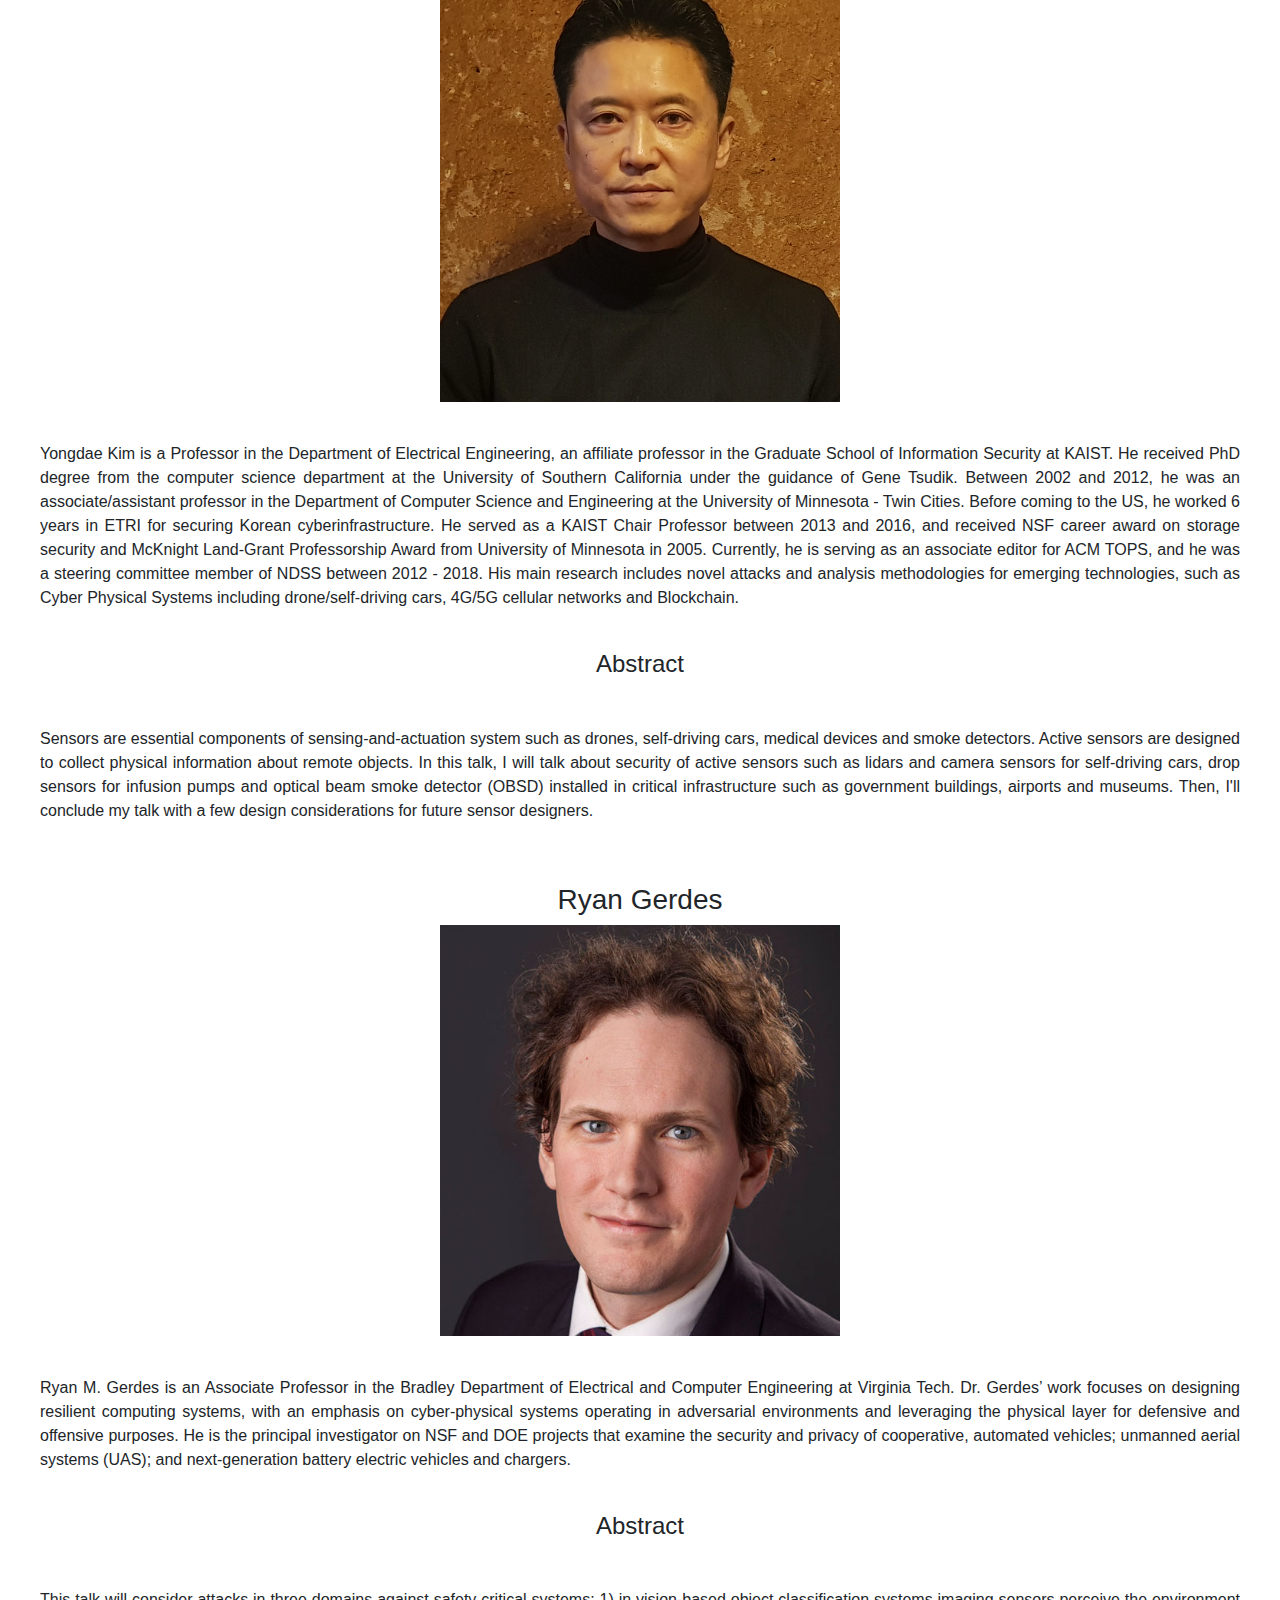
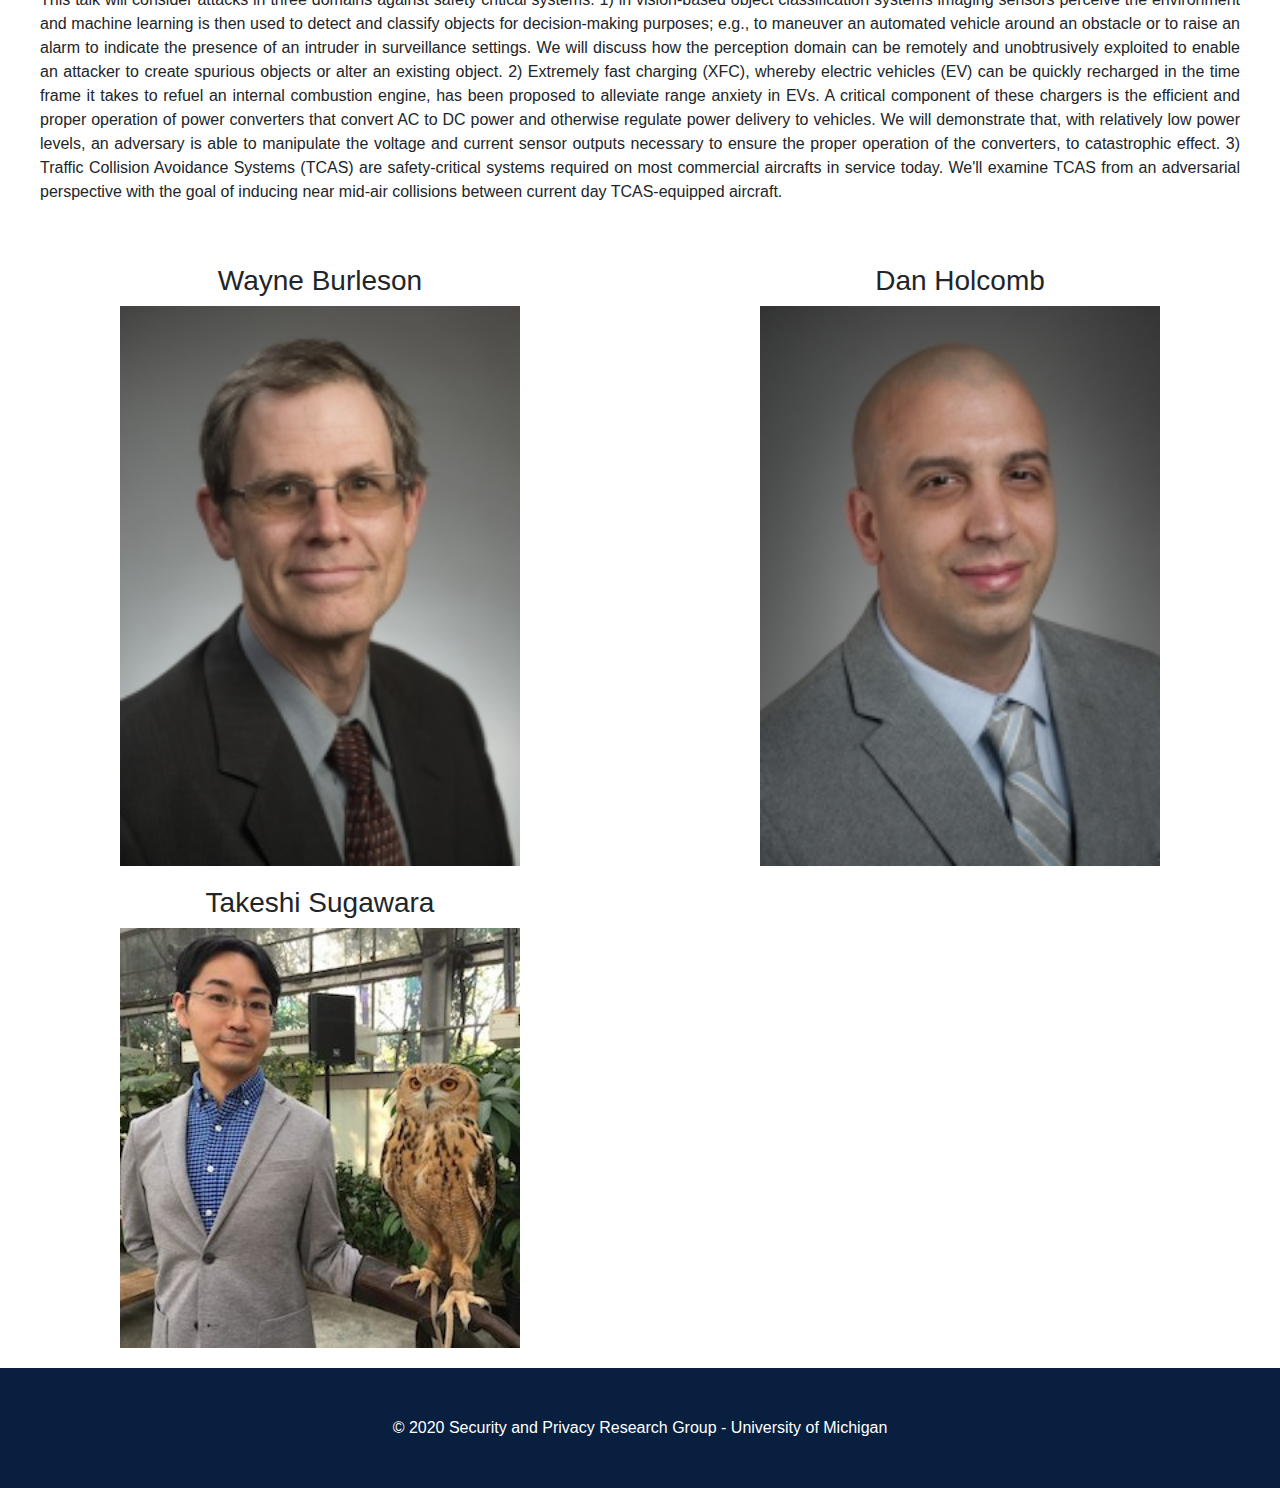
<file: securityworkshop.html>
<!DOCTYPE html>
<html lang='en' dir='ltr'>
    <head>

        <meta charset="utf-8">
        <meta name="viewport" content="width=device-width, initial-scale=1, shrink-to-fit=no">
        <meta name="description" content="">
        <meta name="author" content="">
      
        <title>SPQR - Security And Privacy Research Group</title>
      
        <!-- General Stylesheet -->
        <link rel="stylesheet" type="text/css" href="css/html5reset.css">
        <!-- Bootstrap core CSS -->
        <link href="vendor/bootstrap/css/bootstrap.min.css" rel="stylesheet"> 
      
        <!-- Custom styles for this template -->
        <link href="css/modern-business.css" rel="stylesheet">

        <!-- CSS for this page only-->
        <link href="css/embeddedsecurity.css" rel="stylesheet">
       
      
      </head>
      <body>
          <main>
            <div class="skip"><a href="#workshopmain">Skip to Main Content</a></div>

            <!-- Navigation -->
            <nav class="navbar fixed-top navbar-expand-lg navbar-dark bg-dark fixed-top">
            <div class="container">
            <a class="navbar-brand" href="index.html"> <img src="photos/logos/SPQR-logo.jpg" alt=""> Security And Privacy Research Group</a>
            <button class="navbar-toggler navbar-toggler-right" type="button" data-toggle="collapse" data-target="#navbarResponsive" aria-controls="navbarResponsive" aria-expanded="false" aria-label="Toggle navigation">
            <span class="navbar-toggler-icon"></span>
            </button>
            <div class="collapse navbar-collapse" id="navbarResponsive">
            <ul class="navbar-nav ml-auto">
            <li class="nav-item">
            <a class="nav-link" href="index.html">Home</a>
            </li>
            <li class="nav-item">
            <a class="nav-link" href="people.html">People</a>
            </li>
            <li class="nav-item">
            <a class="nav-link" href="publications.html">Publications</a>
            </li>

            <li class="nav-item dropdown">
            <a class="nav-link dropdown-toggle" href="#" id="navbarDropdownPortfolio" data-toggle="dropdown" aria-haspopup="true" aria-expanded="false">
              Projects
            </a>
            <div class="dropdown-menu dropdown-menu-right" aria-labelledby="navbarDropdownPortfolio">
              <a class="dropdown-item" href="project1.html">Security and Privacy for Healthcare and Medicine</a>
              <a class="dropdown-item" href="project2.html">Autonomous Vehicles and Transportation</a>
              <a class="dropdown-item" href="project3.html">Hardware Security</a>
              <a class="dropdown-item" href="pastprojects.html">Past Projects</a>
        
            </div>
            </li>
 	        <li class="nav-item">
            <a class="nav-link" href="https://cse.engin.umich.edu/news/">News</a>
            </li>

            <li class="nav-item dropdown">
                <a class="nav-link dropdown-toggle" href="#" id="navbarDropdownPortfolio" data-toggle="dropdown" aria-haspopup="true" aria-expanded="false">
                  Seminars
                </a>
                <div class="dropdown-menu dropdown-menu-right" aria-labelledby="navbarDropdownSeminars">
                    <a class="dropdown-item" href="https://cse.engin.umich.edu/events/">CSE Seminars</a>
                    <a class="dropdown-item" href="securityworkshop.html">Embedded Security Workshop</a>
                </div>
            </li>

 
            <li class="nav-item">
            <a class="nav-link" href="jobs.html">Jobs</a>
            </li>
            <!--  <li class="nav-item dropdown">
            <a class="nav-link dropdown-toggle" href="#" id="navbarDropdownBlog" data-toggle="dropdown" aria-haspopup="true" aria-expanded="false">
              Other Pages
            </a>
            <div class="dropdown-menu dropdown-menu-right" aria-labelledby="navbarDropdownBlog">
              <a class="dropdown-item" href="full-width.html">Full Width Page</a>
              <a class="dropdown-item" href="sidebar.html">Sidebar Page</a>
              <a class="dropdown-item" href="faq.html">FAQ</a>
              <a class="dropdown-item" href="404.html">404</a>
              <a class="dropdown-item" href="pricing.html">Pricing Table</a>
            </div>
            </li> -->
            </ul>
            </div>
            </div>
            </nav>

            <!-- Main Portion -->
            <div id="workshopmain">
                <div id="mainheader">
                <h1>Embedded Security Workshop Information</h1>
                <p>The SPQR Embedded Security Workshop, hosted by Kevin Fu, will feature (what Kevin says the workshop is about)</p>
                <h2>Speakers</h2>
                </div>
                <div id="speakerinfo">
                    <div id="gerdes">
                    <div id="gerdes-heading">
                    <h3>Ryan Gerdes</h3>
                    <div class="image"><img src="photos/Embedded_Security_Workshop/Gerdes.jpg" alt="Ryan Gerdes Headshot"></div>
                    </div>
                    <div id="gerdes-p">
                    <p>Ryan M. Gerdes is an Associate Professor in the Bradley Department of Electrical and Computer Engineering at Virginia Tech.  Dr. Gerdes’ work focuses on designing resilient computing systems, with an emphasis on cyber-physical systems operating in adversarial environments and leveraging the physical layer for defensive and offensive purposes.  He is the principal investigator on NSF and DOE projects that examine the security and privacy of cooperative, automated vehicles; unmanned aerial systems (UAS); and next-generation battery electric vehicles and chargers.</p>
                    <h4>Abstract</h4>
                    <p>This talk will consider attacks in three domains against safety critical systems: 1) in vision-based object classification systems imaging sensors perceive the environment and machine learning is then used to detect and classify objects for decision-making purposes; e.g., to maneuver an automated vehicle around an obstacle or to raise an alarm to indicate the presence of an intruder in surveillance settings. We will discuss how the perception domain can be remotely and unobtrusively exploited to enable an attacker to create spurious objects or alter an existing object. 2) Extremely fast charging (XFC), whereby electric vehicles (EV) can be quickly recharged in the time frame it takes to refuel an internal combustion engine, has been proposed to alleviate range anxiety in EVs.  A critical component of these chargers is the efficient and proper operation of power converters that convert AC to DC power and otherwise regulate power delivery to vehicles.  We will demonstrate that, with relatively low power levels, an adversary is able to manipulate the voltage and current sensor outputs necessary to ensure the proper operation of the converters, to catastrophic effect. 3) Traffic Collision Avoidance Systems (TCAS) are safety-critical systems required on most commercial aircrafts in service today. We'll examine TCAS from an adversarial perspective with the goal of inducing near mid-air collisions between current day TCAS-equipped aircraft.</p>
                    </div>
                    </div>
                    <div id="kim">
                        <div id="kim-heading">
                        <h3>Yongdae Kim</h3>
                        <div class="image"><img src="photos/Embedded_Security_Workshop/Kim.jpg" alt="Yongdae Kim Headshot"></div>
                        </div>
                        <div id="kim-p">
                        <p>Yongdae Kim is a Professor in the Department of Electrical Engineering, an affiliate professor in the Graduate School of Information Security at KAIST. He received PhD degree from the computer science department at the University of Southern California under the guidance of Gene Tsudik. Between 2002 and 2012, he was an associate/assistant professor in the Department of Computer Science and Engineering at the University of Minnesota - Twin Cities. Before coming to the US, he worked 6 years in ETRI for securing Korean cyberinfrastructure. He served as a KAIST Chair Professor between 2013 and 2016, and received NSF career award on storage security and McKnight Land-Grant Professorship Award from University of Minnesota in 2005. Currently, he is serving as an associate editor for ACM TOPS, and he was a steering committee member of NDSS between 2012 - 2018. His main research includes novel attacks and analysis methodologies for emerging technologies, such as Cyber Physical Systems including drone/self-driving cars, 4G/5G cellular networks and Blockchain.</p>
                        <h4>Abstract</h4>
                        <p>Sensors are essential components of sensing-and-actuation system such as drones, self-driving cars, medical devices and smoke detectors. Active sensors are designed to collect physical information about remote objects. In this talk, I will talk about security of active sensors such as lidars and camera sensors for self-driving cars, drop sensors for infusion pumps and optical beam smoke detector (OBSD) installed in critical infrastructure such as government buildings, airports and museums. Then, I'll conclude my talk with a few design considerations for future sensor designers.</p>
                    </div>
                    </div>
                    <div id="kornegay">
                        <div id="kornegay-heading">
                        <h3>Kevin Kornegay</h3>
                        <div class="image"><img src="photos/Embedded_Security_Workshop/Kornegay.jpg" alt="Kevin Kornegay Headshot"></div>
                        </div>
                        <div id="kornegay-p">
                        <p>Kevin T. Kornegay received the B.S. degree in electrical engineering from Pratt Institute, Brooklyn, NY, in 1985 and the M.S. and Ph.D. degrees in electrical engineering from the University of California at Berkeley in 1990 and 1992, respectively. He is currently the IoT Security Professor and Director of the Cybersecurity Assurance and Policy (CAP) Center for Academic Excellence in the Electrical and Computer Engineering Department at Morgan State University in  Baltimore, MD. His research interests include hardware assurance, reverse engineering, secure embedded systems,  side-­‐channel  analysis, and differential fault analysis.  Dr. Kornegay serves or has served on the technical program committees of several international conferences including the IEEE Symposium on Hardware Oriented  Security and  Trust (HOST), EEE Secure Development Conference (SECDEV), USENIX Security 2020, the IEEE Physical Assurance and Inspection of Electronics (PAINE), and the ACM Great Lakes Symposium on VLSI (GLSVLSI). He is the recipient of numerous awards, including He is the recipient of multiple awards, including the NSF CAREER Award, IBM Faculty Partnership Award, National Semiconductor Faculty Development Award, and the General Motors Faculty Fellowship Award. He is currently a senior member of the IEEE and a member of Eta Kappa Nu and Tau Beta Pi engineering honor societies.</p>
                        <h4>Abstract</h4>
                        <p>The mission of the Cybersecurity Assurance and Policy (CAP) Center at Morgan State University is to provide the defense and intelligence community with the knowledge, methodology, solutions, and highly skilled cybersecurity professionals to mitigate penetration and manipulation of our nation’s cyber- hysical infrastructure. The Internet of Things (IoT) permeates all areas of life and work, with unprecedented economic effects. The IoT is a network of dedicated physical objects (things) whose embedded system technology senses or interacts with its internal state or external environment. Embedded systems perform dedicated functions within larger mechanical or electrical systems. Critical infrastructures in transportation, smart grid, manufacturing, and health care, etc. are highly dependent on embedded systems for distributed control, tracking, and data collection. While it is paramount to protect these systems from hacking, intrusion, and physical tampering, current solutions rely on a patchwork of legacy systems, and this is unsustainable as a long-term solution. Transformative solutions are required to protect these systems. In this talk, we will present our current research that addresses security vulnerabilities in IoT ecosystems to provide secure, resilient, and robust operation.</p>
                        </div>
                    </div>
                    <div id="mao">
                        <div id="mao-heading">
                        <h3>Morley Mao</h3>
                        <div class="image"><img src="photos/Embedded_Security_Workshop/Morley.jpg" alt="Morley Mao Headshot"></div>
                        </div>
                        <div id="mao-p">
                        <p>Z. Morley Mao is a Professor in EECS at the University of Michigan, having completed her Ph.D. at UC Berkeley on robust Internet routing protocol design and effective network measurement techniques to uncover network properties. Her current research focus encompasses software-defined networking, AV security, network security, next-generation Internet protocols, and mobile systems.</p>
                        <h4>Abstract</h4>
                        <p>Perception plays a pivotal role in autonomous driving systems,which utilizes onboard sensors like cameras and LiDARs(Light Detection and Ranging) to assess surroundings. Recentstudies have demonstrated that LiDAR-based perception isvulnerable to spoofing attacks, in which adversaries spoof afake vehicle in front of a victim self-driving car by strategically transmitting laser signals to the victim’s LiDAR sensor. However, existing attacks suffer from effectiveness and generality limitations. In this work, we perform the first study toexplore the general vulnerability of current LiDAR-based perception architectures and discover that the ignored occlusionpatterns in LiDAR point clouds make self-driving cars vulnerable to spoofing attacks. We construct the first black-box spoofing attack based on our identified vulnerability, which universally achieves around 80% mean success rates on alltarget models. We perform the first defense study, proposingCARLO to mitigate LiDAR spoofing attacks. CARLO detectsspoofed data by treating ignored occlusion patterns as invari-ant physical features, which reduces the mean attack successrate to 5.5%. Meanwhile, we take the first step towards explor-ing a general architecture for robust LiDAR-based perception,and propose SVF that embeds the neglected physical featuresinto end-to-end learning. SVF further reduces the mean attacksuccess rate to around 2.3%.</p>
                        </div>
                    </div>
                    <div id="petersen">
                        <div id="petersen-heading">
                        <h3>Erika Petersen</h3>
                        <div class="image"><img src="photos/Embedded_Security_Workshop/Petersen.jpg" alt="Erika Petersen Headshot"></div>
                        </div>
                        <div id="petersen-p">
                        <p>Dr. Petersen directs the Section of Functional and Restorative Neurosurgery at UAMS Medical Center. She is a professor in the Department of Neurosurgery at UAMS and program director for the neurosurgery residency. She is a board certified neurosurgeon whose clinical practice focuses on neuromodulation, treating movement disorders, spasticity, and chronic pain through surgical procedures and stereotactic radiosurgery. Dr. Petersen's research interests focus on developing new devices, indications, and methods for treating chronic pain using neuromodulation. Her collaborations with colleagues in interventional pain, neuroradiology, neurology and psychiatry are aimed toward identifying new applications for the use of deep brain stimulation and neuromodulation for pain. Dr. Petersen completed her undergraduate education at Princeton University and received her medical degree from the University of North Carolina at Chapel Hill. She trained in neurosurgery at the University of Texas Southwestern with a fellowship in deep brain stimulation at the National Hospital for Neurology and Neurosurgery in London. Dr. Petersen has served on the Joint Section on Pain of the American Association of Neurological Surgeons (AANS)/Congress of Neurological Surgeons (CNS) and the CNS Scientific Programming Committee and sits on the Executive Board of the American Society of Pain and Neuroscience, where she is secretary. She serves as associate editor of stereotactic and functional neurosurgery for Operative Neurosurgery, and is on the editorial board of Neuromodulation and contributes as a reviewer for several other journals. Dr. Petersen lectures frequently at national and international meetings on neuromodulation for pain, emerging considerations and uses of neuromodulation, chronic pain management and deep brain stimulation. She has authored numerous articles and book chapters related to stereotactic and functional neurosurgery and neuroscience.</p>
                        <h4>Abstract</h4>
                        <p>Data privacy and cybersecurity should both be seriously considered for all devices that interact with our patients. Patient data privacy is a key tenet of HIPAA, but data acquired by devices outside the medical record may not be protected. Implanted neuromodulation devices for movement disorders, epilepsy, and pain are able to track and record data, which can then be downloaded to hospital, office or manufacturer sites for review. These data can be collected and stored indefinitely, allowing for retrospective analysis, which as our understanding of neurophysiology improves, will lead to new and unforeseen insights. For example, brainwave data collected for seizure mapping served as the basis for understanding neurophysiology of vision, ultimately contributing to developing of a new neuromodulation device to enable sight. What today might seem like unparsable noise may be the key to a breakthrough as our neuroscience knowledge and artificial intelligence and machine learning capabilities improve. As with collection and recording from external devices, there are serious concerns about the privacy of date collected from implanted devices. There is little education of patients and clinicians about data collection and its use and possible misuse, and these considerations are rarely part of informed consent discussions. There is no business relationship between the patient and the manufacturer of their device, no statement of Terms of Service, nor discussion of how patients might opt out of data collection. Until policies are clearer, clinicians and patients must rely on the good will, morality or ethical code of manufacturers to preserve data privacy.</p>
                    </div>
                    </div>
                    <div id="burleson">
                        <div id="burleson-heading">
                        <h3>Wayne Burleson</h3>
                        <div class="image"><img src="photos/Embedded_Security_Workshop/Burleson.jpg" alt="Wayne Burleson Headshot"></div>
                        </div>
                    </div>
                    <div id="holcomb">
                        <div id="holcomb-heading">
                        <h3>Dan Holcomb</h3>
                        <div class="image"><img src="photos/Embedded_Security_Workshop/Holcomb.jpg" alt="Dan Holcomb Headshot"></div>
                        </div>
                    </div>
                    <div id="kocher">
                        <div id="kocher-heading">
                        <h3>Paul Kocher</h3>
                        <div class="image"><img src="photos/Embedded_Security_Workshop/Kocher.jpg" alt="Paul Kocher Headshot"></div>
                        </div>
                        <div id="kocher-p">
                            <p>Paul Kocher is an entrepreneur and researcher focused on cryptography and data security and is currently exploring independent research topics. Areas of interest include trade-offs between complexity/performance and security, as well as how computer systems could be architected to reduce the likelihood and severity of exploitable security vulnerabilities. One of the results of this work discovering a class of vulnerabilities (which I named Spectre) arising from the use of speculative execution in microprocessors. Paul was elected to the National Academy of Engineering in 2009 for contributions to cryptography and Internet security. He's a member of the Forum on Cyber Resilience, which is a National Academies roundtable. He's also a member of the Cybersecurity Hall of Fame and is a frequent speaker on security topics.</p>
                            <h4>Abstract</h4>
                            <p>During the now-ended performance boom, microprocessor performance optimizations brought enormous economic benefits that vastly exceeded the costs of insecurity. As CPU improvements stalled out, security costs continued to scale exponentially. As a result, we are now at the beginning of a starkly different era characterized by staggering insecurity costs and modest performance gains. This talk explores the technical and business implications of a world where security risk is the dominant issue, while performance merely needs to be good enough. Architectures will increasingly need to address messy real-world problems, such as side channels and fault attacks. Likewise, security models need to reflect realistic assumptions about the fallibility of the humans who architect, implement, test, and administer systems. Ultimately, changing constraints present a major challenge for previously-dominant companies while creating enormous opportunities for entrepreneurs.</p>
                        </div>
                    </div>
                    <div id="sugawara">
                        <div id="sugawar-heading">
                        <h3>Takeshi Sugawara</h3>
                        <div class="image"><img src="photos/Embedded_Security_Workshop/Sugawara.jpg" alt="Takeshi Sugawara Headshot"></div>
                        </div>
                    </div>
                </div>

            </div>

            <!-- Footer -->
            <footer class="py-5 bg-dark">
                <div class="container">
                    <p class="m-0 text-center text-white">&copy; 2020 Security and Privacy Research Group - University of Michigan</p>
                 </div>
            <!-- /.container -->
            </footer>

        </main>

            <!-- Bootstrap core JavaScript -->
            <script src="vendor/jquery/jquery.min.js"></script>
            <script src="vendor/bootstrap/js/bootstrap.bundle.min.js"></script>
        </body>
</html>
</file>
<file: css/embeddedsecurity.css>
html{
    scroll-behavior: smooth;
}

.skip a{
    background: white;
    left: 0;
    padding: 6px;
    position: absolute;
    top: -40px;
    z-index: 1;
}
  
.skip a:focus{
/*Add the selector and rule to move the skip link to the exact top.*/
    top: 0px;
}
  
*:focus{
    border: 2px solid black;
}



#workshopmain{
    margin-top: 50px;
    align-items: center;
    display: grid;
    grid-template-columns: auto;
    grid-template-rows: auto auto;
}

#workshopmain h1, h2, h3, h4{
    text-align: center;
}

#workshopmain h2{
    font-size: 30pt;
    margin-bottom: 20px;
}

#workshopmain p{
    text-align: justify;
    padding: 20px;
    margin-bottom: 0;
}

#mainheader p{
    text-align: center;
}

#workshopmain img{
    width: 400px;
}

.image{
    text-align: center;
    
}

#mainheader{
    padding-top: 35px;
    grid-row-start: 1;
    grid-row-end: 2;
}

#speakerinfo{
    margin-top: 30px;
    align-items: center;
    grid-row-start: 2;
    grid-row-end: 3;
    display: grid;
    grid-template-columns: auto;
    grid-template-rows: auto auto auto auto auto auto auto;
    grid-row-gap: 20px;
}

#kornegay{
    grid-row-start: 1;
    grid-row-end: 2;
}

#petersen{
    grid-row-start: 2;
    grid-row-end: 3;
}

#kocher {
    grid-row-start: 3;
    grid-row-end: 4;
}

#mao{
    grid-row-start: 4;
    grid-row-end: 5;
}

#kim{
    grid-row-start: 5;
    grid-row-end: 6;
}

#gerdes{
    grid-row-start: 6;
    grid-row-end: 7;
}

#holcomb{
    grid-row-start: 7;
    grid-row-end: 8;
}

#burleson {
    grid-row-start: 8;
    grid-row-end: 9;
}

#sugawara{
    grid-row-start: 9;
    grid-row-end: 10;
    padding-bottom: 20px;;
}


@media screen and (min-width: 768px) {

#workshopmain{
    margin-top: 0px;
}

#mainheader{
    padding-top: 35px;
    grid-row-start: 1;
    grid-row-end: 2;
    }
    
#speakerinfo{
    margin-top: 10px;
    align-items: center;
    grid-row-start: 2;
    grid-row-end: 3;
    display: grid;
    grid-template-columns: auto auto;
    grid-template-rows: auto auto auto auto auto auto auto;
    grid-row-gap: 20px;
    vertical-align: top;
    }

#workshopmain p{
    text-align: justify;
    padding: 30px;
    margin-bottom: 0;
}

#mainheader p{
    text-align: center;
}

}

@media screen and (min-width: 1200px) {

    #workshopmain p{
        text-align: justify;
        padding: 40px;
        margin-bottom: 0;
    }

    #speakerinfo{
        margin-top: 10px;
        align-items: center;
        grid-row-start: 2;
        grid-row-end: 3;
        display: grid;
        grid-template-columns: auto auto;
        grid-template-rows: auto auto auto auto auto auto auto;
        grid-row-gap: 20px;
        vertical-align: top;
        }

        #mainheader p{
            text-align: center;
        }

    #gerdes{
        grid-column-start: 1;
        grid-column-end: 3;
        grid-row-start: 6;
        grid-row-end: 7;
    }
        
    #kim{
        grid-column-start: 1;
        grid-column-end: 3;
        grid-row-start: 5;
        grid-row-end: 6;
    }
        
    #kornegay{
        grid-column-start: 1;
        grid-column-end: 3;
        grid-row-start: 1;
        grid-row-end: 2;
    }
        
    #mao{
        grid-column-start: 1;
        grid-column-end: 3;
        grid-row-start: 4;
        grid-row-end: 5;
    }
        
    #petersen{
        grid-column-start: 1;
        grid-column-end: 3;
        grid-row-start: 2;
        grid-row-end: 3;
    }
    
    #burleson{
        grid-row-start: 7;
        grid-row-end: 8;
        grid-column-start: 1;
        grid-column-end: 2;
    }
        
    #holcomb{
        grid-row-start: 7;
        grid-row-end: 8;
        grid-column-start: 2;
        grid-column-end: 3;
    }
        
    #kocher{
        grid-row-start: 3;
        grid-row-end: 4;
        grid-column-start: 1;
        grid-column-end: 3;
    }
        
    #sugawara{
        grid-row-start: 8;
        grid-row-end: 9;
        grid-column-start: 1;
        grid-column-end: 2;
        padding-bottom: 20px;;
    }
}


@media screen and (prefers-reduced-motion: reduce){
    html{
        scroll-behavior: initial;
    }
  
    .skip a{
      background: white;
      left: 0;
      padding: 6px;
      position: absolute;
      top: -40px;
      -webkit-transition: none;
      transition: none;
      z-index: 1;
    }
  
    .skip a:focus{
      top:0;
    }
  }
</file>
<file: css/modern-business.css>
/*!
 * Start Bootstrap - Modern Business (https://startbootstrap.com/template-overviews/modern-business)
 * Copyright 2013-2019 Start Bootstrap
 * Licensed under MIT (https://github.com/BlackrockDigital/startbootstrap-logomodern-business-nav/blob/master/LICENSE)
 */

.bg-dark {

    background-color: #081f3f !important;

}

a {
    color: #436594;
}

body {
  padding-top: 105px;
} 

.carousel-item {
  height: 65vh;
  min-height: 300px;
  background: no-repeat center center scroll;
  -webkit-background-size: cover;
  -moz-background-size: cover;
  -o-background-size: cover;
  background-size: cover;
}

.portfolio-item {
  margin-bottom: 30px;
}
</file>
